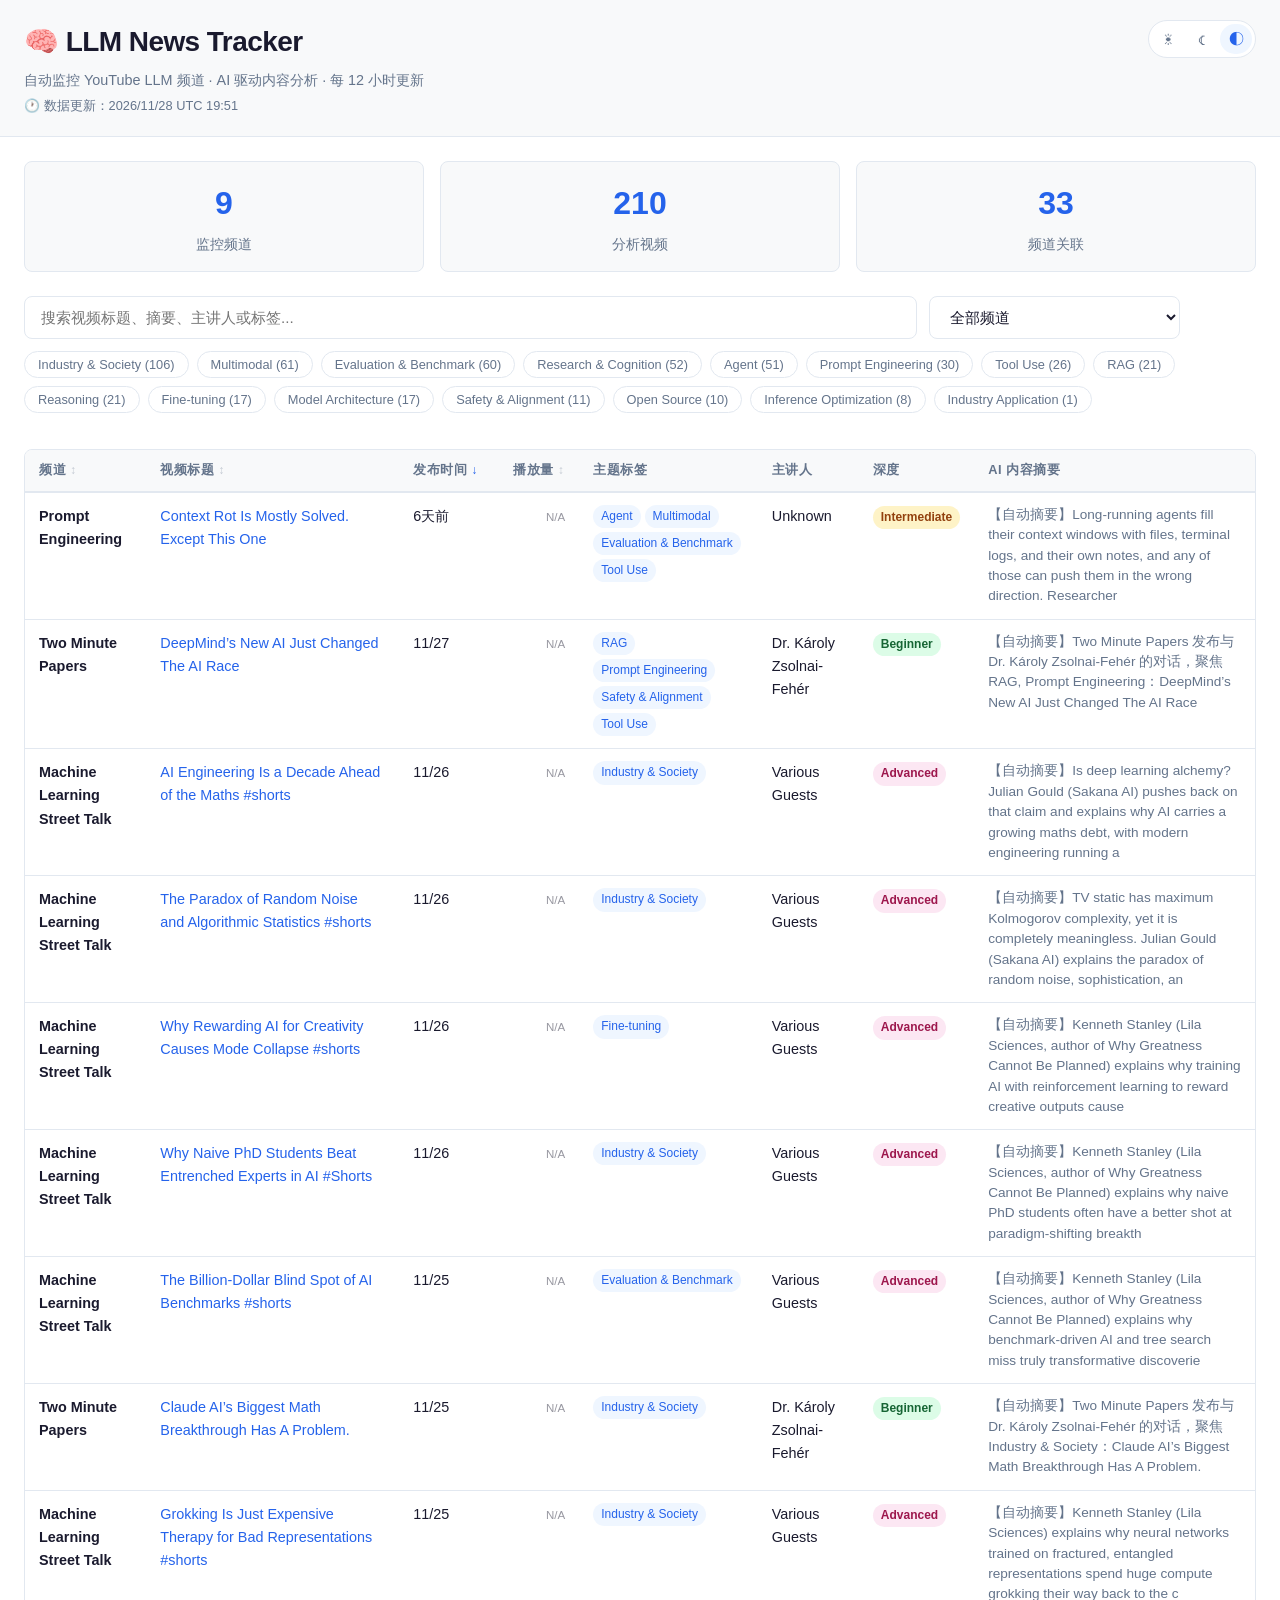
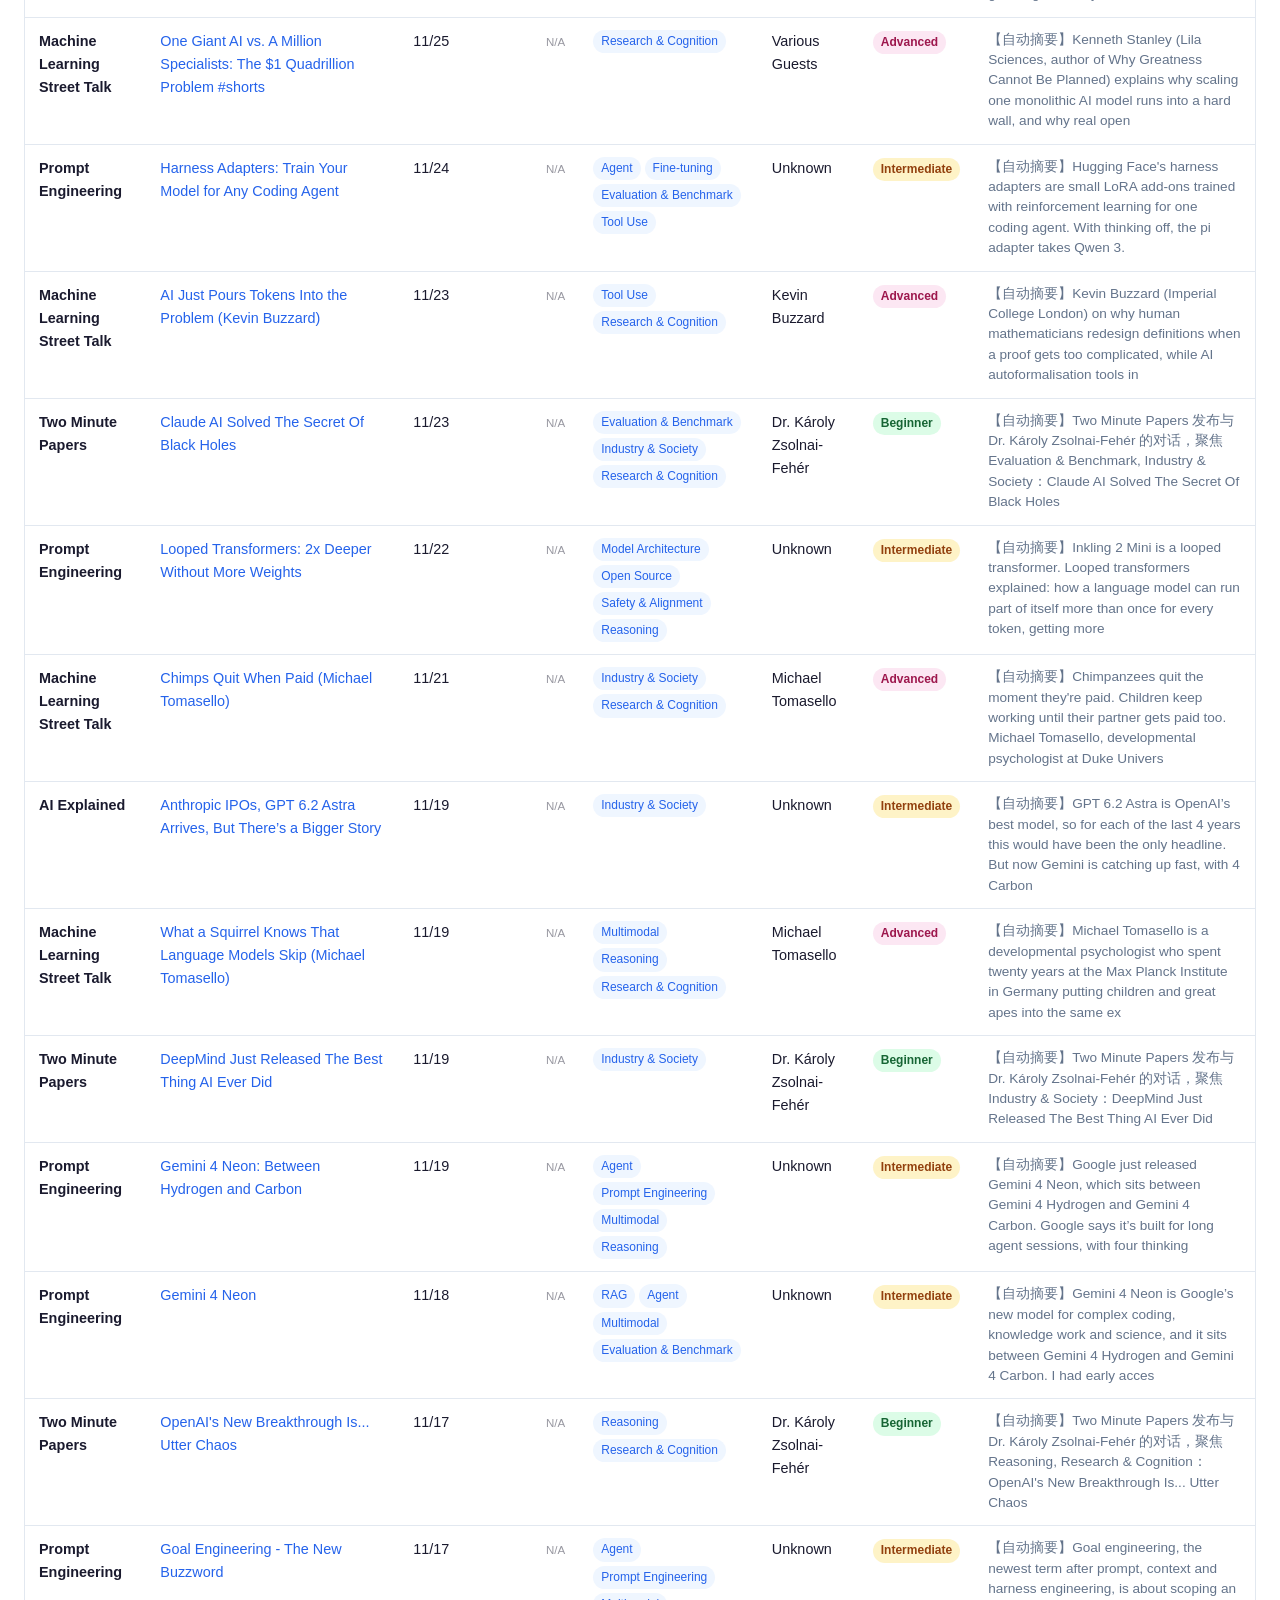
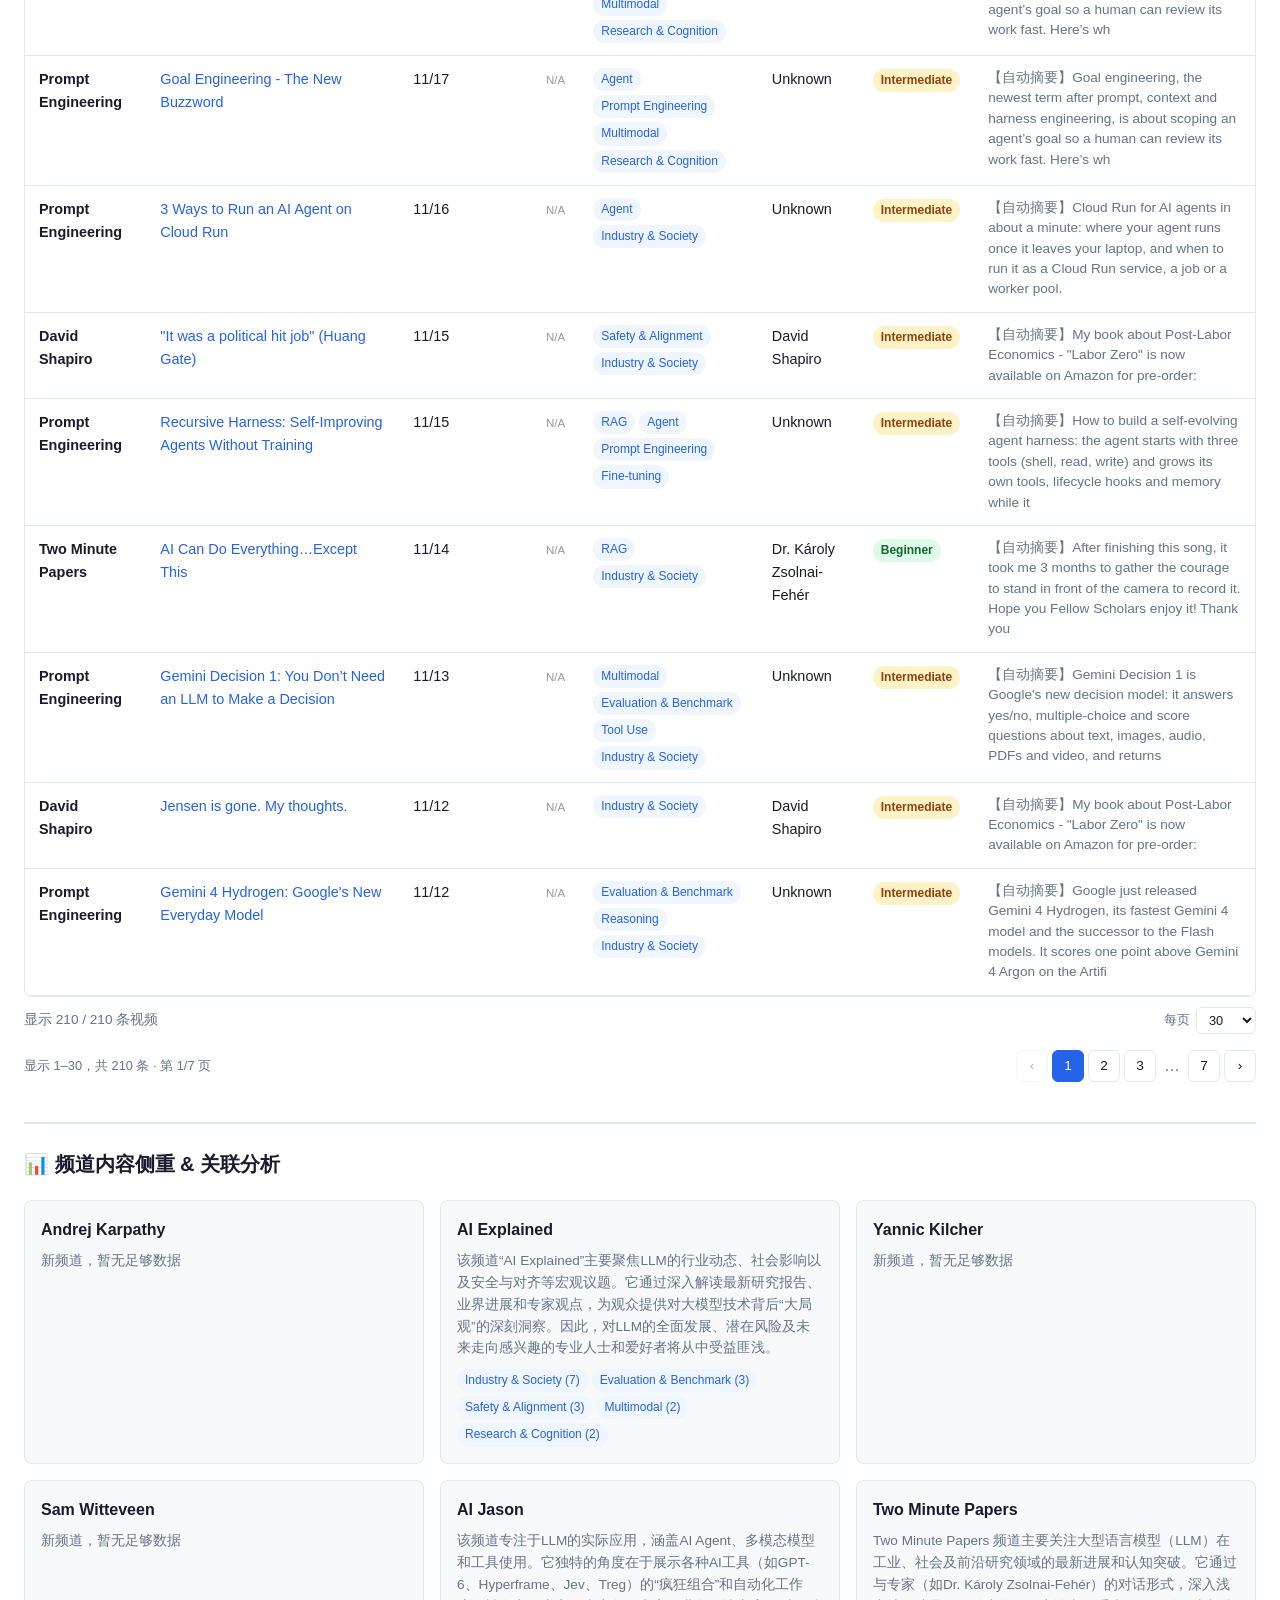
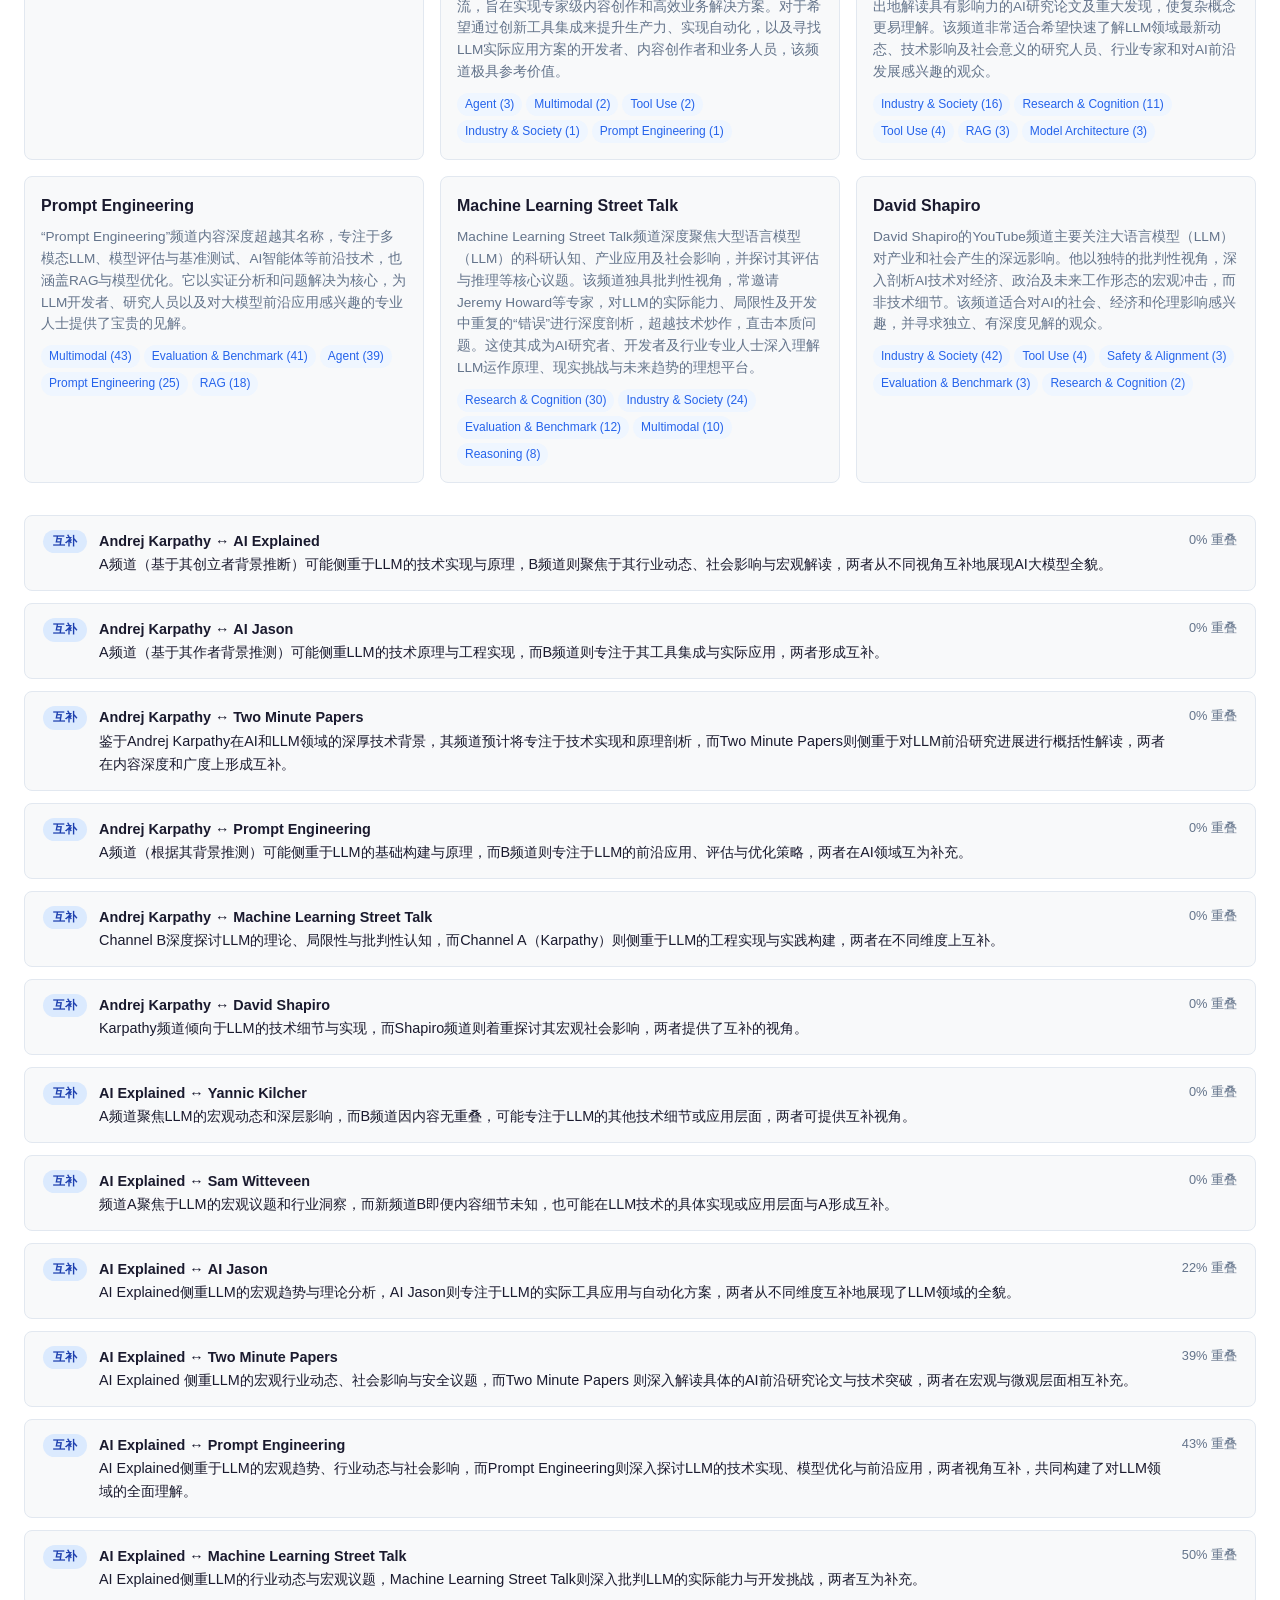
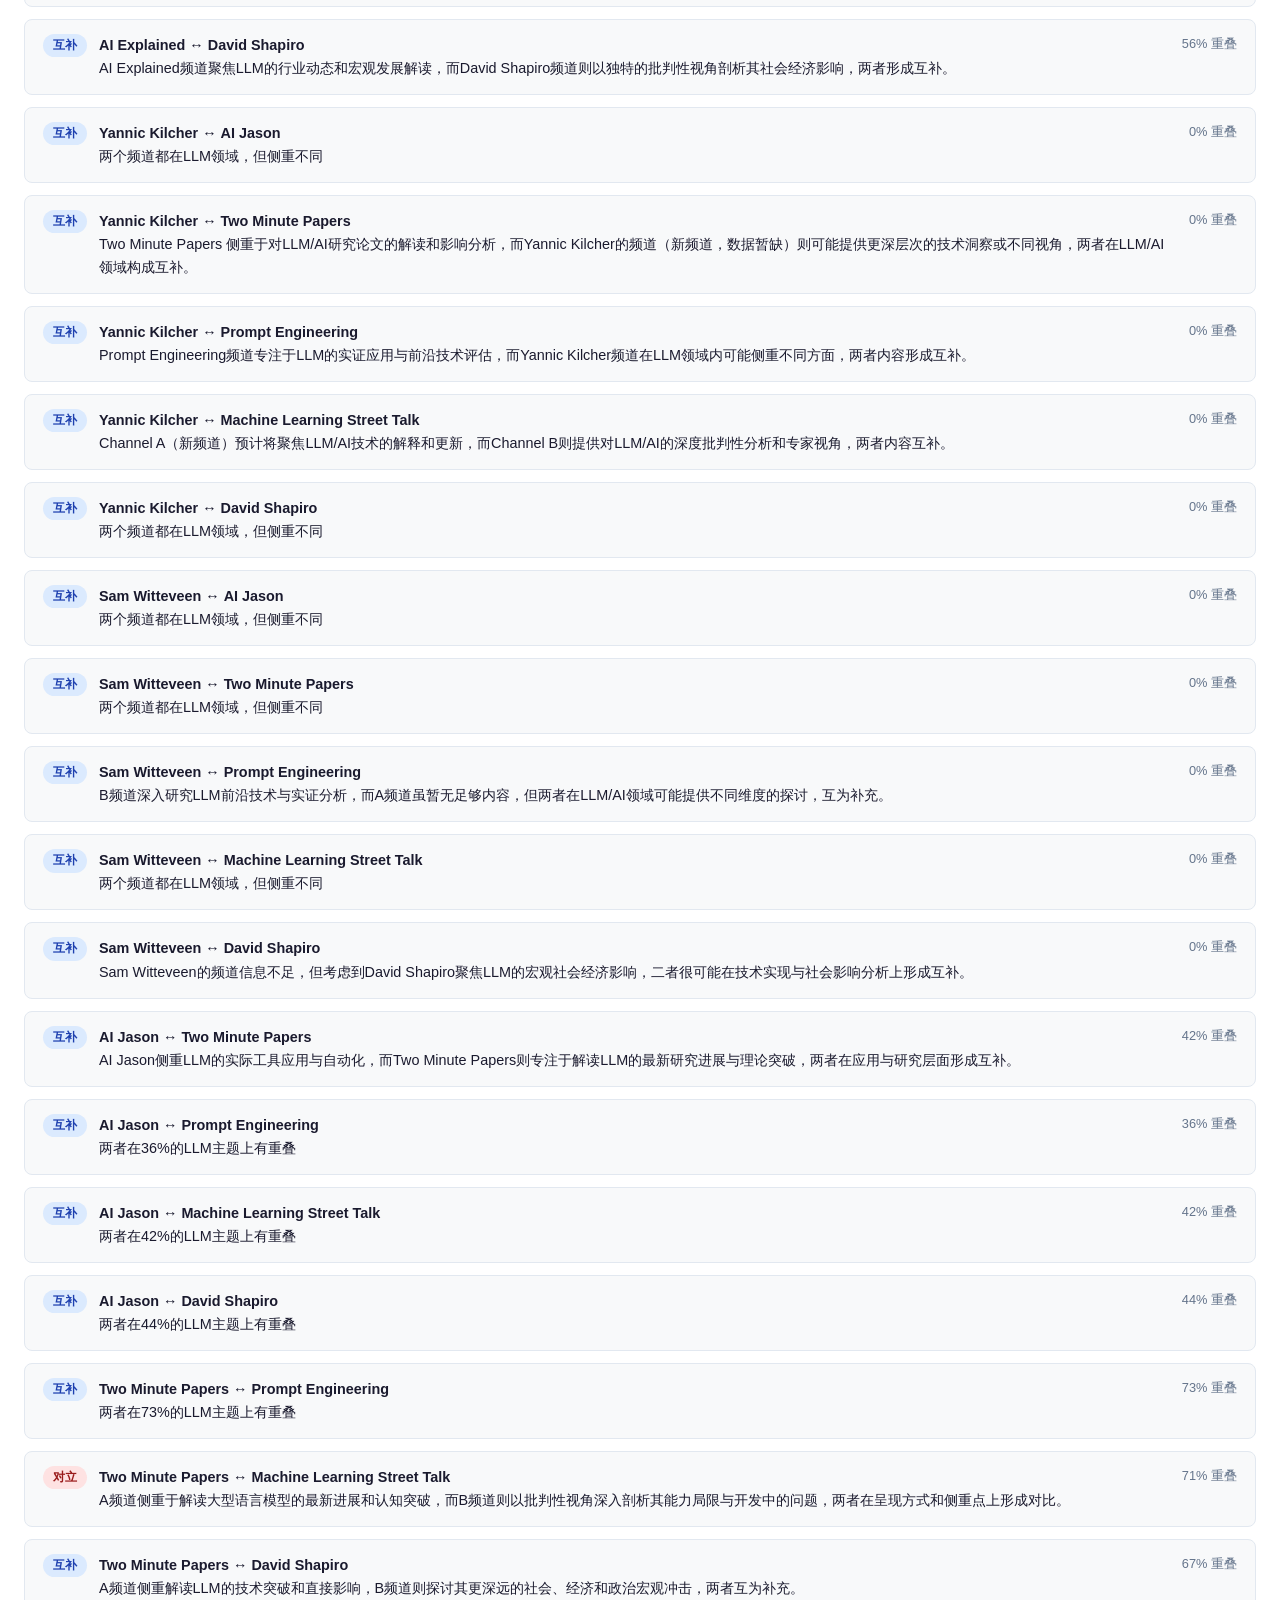
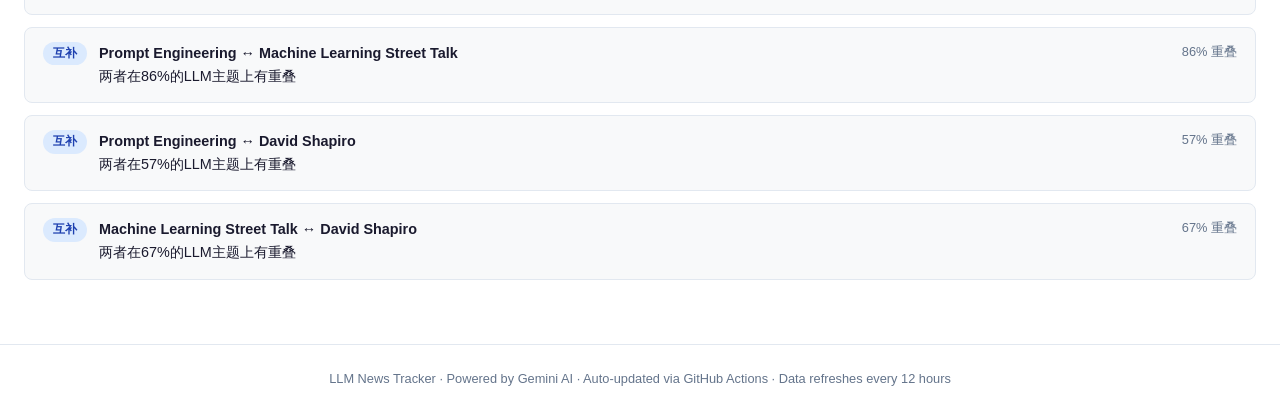
<file: docs/index.html>
<!DOCTYPE html>
<html lang="zh-CN" data-theme-choice="system">
<head>
<meta charset="UTF-8">
<meta name="viewport" content="width=device-width, initial-scale=1.0">
<title>LLM News Tracker — YouTube LLM 频道监控</title>
<meta name="description" content="自动监控 YouTube LLM 频道的资讯聚合器，AI 驱动的中文摘要、主题标签与技术深度分析，每 12 小时更新。">
<meta name="theme-color" content="#2563eb">
<meta property="og:type" content="website">
<meta property="og:title" content="LLM News Tracker — YouTube LLM 频道监控">
<meta property="og:description" content="AI 驱动的 YouTube LLM 视频内容追踪：中文摘要、主题标签、主讲人、技术深度分析。">
<meta property="og:url" content="https://barrychanzzz.github.io/llm-news-tracker/">
<meta property="og:locale" content="zh_CN">
<link rel="icon" type="image/svg+xml" href="favicon.svg">
<link rel="stylesheet" href="style.css">
<script type="application/ld+json">
{
  "@context": "https://schema.org",
  "@type": "Dataset",
  "name": "LLM News Tracker",
  "description": "YouTube LLM 频道视频的 AI 分析结果数据集",
  "creator": { "@type": "Person", "name": "barrychanzzz" },
  "license": "https://github.com/barrychanzzz/llm-news-tracker/blob/main/README.md",
  "url": "https://barrychanzzz.github.io/llm-news-tracker/"
}
</script>
</head>
<body>
<header>
  <div class="header-inner">
    <div class="header-top">
      <div>
        <h1>🧠 LLM News Tracker</h1>
        <p class="subtitle">自动监控 YouTube LLM 频道 · AI 驱动内容分析 · 每 12 小时更新</p>
        <p class="update-time" id="update-time"></p>
      </div>
      <div class="theme-toggle" role="group" aria-label="主题切换">
        <button type="button" data-theme-option="light" aria-label="浅色主题" title="浅色">☀</button>
        <button type="button" data-theme-option="dark" aria-label="深色主题" title="深色">☾</button>
        <button type="button" data-theme-option="system" aria-label="跟随系统" title="跟随系统">◐</button>
      </div>
    </div>
  </div>
</header>

<main>
  <section class="stats-bar" id="stats-bar">
    <div class="stat"><span class="stat-value" id="stat-channels">0</span><span class="stat-label">监控频道</span></div>
    <div class="stat"><span class="stat-value" id="stat-videos">0</span><span class="stat-label">分析视频</span></div>
    <div class="stat"><span class="stat-value" id="stat-relations">0</span><span class="stat-label">频道关联</span></div>
  </section>

  <section class="controls">
    <div class="control-row">
      <input type="text" id="search-input" class="search-box" placeholder="搜索视频标题、摘要、主讲人或标签..." aria-label="搜索视频">
      <select id="channel-filter" class="filter-select" aria-label="按频道筛选">
        <option value="">全部频道</option>
      </select>
      <button type="button" id="clear-filters" class="clear-btn" title="清除所有筛选">清除</button>
    </div>
    <div class="topic-filters-row">
      <div class="topic-filters" id="topic-filters"></div>
      <span class="filter-count" id="filter-count"></span>
    </div>
  </section>

  <section class="table-section">
    <div class="table-wrapper">
      <table id="video-table">
        <thead><tr id="table-head-row"></tr></thead>
        <tbody id="table-body"></tbody>
      </table>
    </div>
    <div class="table-footer">
      <p class="result-count" id="result-count"></p>
      <div class="page-size-control">
        <label for="page-size">每页</label>
        <select id="page-size" aria-label="每页显示条数">
          <option value="20">20</option>
          <option value="30" selected>30</option>
          <option value="50">50</option>
          <option value="100">100</option>
        </select>
      </div>
    </div>
    <nav id="pagination" class="pagination" aria-label="分页导航"></nav>
  </section>

  <section class="relations-section">
    <h2>📊 频道内容侧重 & 关联分析</h2>
    <div id="channel-focus-grid" class="focus-grid"></div>
    <div id="relations-list" class="relations-list"></div>
  </section>
</main>

<footer>
  <p>LLM News Tracker · Powered by Gemini AI · Auto-updated via GitHub Actions · Data refreshes every 12 hours</p>
</footer>

<script>
// DATA_PLACEHOLDER — replaced by generate_site.py
window.APP_DATA = {"videos": [{"video_id": "N3lMEjynpr8", "channel_id": "UCDq7SjbgRKty5TgGafW8Clg", "channel_name": "Prompt Engineering", "title": "Context Rot Is Mostly Solved. Except This One", "url": "https://www.youtube.com/watch?v=N3lMEjynpr8", "published_at": "2026-11-28T14:00:05+00:00", "view_count": 0, "duration": 0, "duration_string": "", "has_captions": false, "fetched_at": "2026-11-28T19:37:14.117866+00:00", "analyzed": true, "analysis": {"summary": "【自动摘要】Long-running agents fill their context windows with files, terminal logs, and their own notes, and any of those can push them in the wrong direction. Researcher", "topics": ["Agent", "Multimodal", "Evaluation & Benchmark", "Tool Use"], "speaker": "Unknown", "technical_level": "Intermediate", "analyzed_at": "2026-11-28T19:37:14.118218+00:00", "_fallback": true}, "subtitle_retries": 1}, {"video_id": "u6UYsl-KEoc", "channel_id": "UCbfYPyITQ-7l4upoX8nvctg", "channel_name": "Two Minute Papers", "title": "DeepMind’s New AI Just Changed The AI Race", "url": "https://www.youtube.com/watch?v=u6UYsl-KEoc", "published_at": "2026-11-27T08:42:30+00:00", "view_count": 0, "duration": 0, "duration_string": "", "has_captions": false, "fetched_at": "2026-11-27T20:42:57.620986+00:00", "analyzed": true, "analysis": {"summary": "【自动摘要】Two Minute Papers 发布与 Dr. Károly Zsolnai-Fehér 的对话，聚焦 RAG, Prompt Engineering：DeepMind’s New AI Just Changed The AI Race", "topics": ["RAG", "Prompt Engineering", "Safety & Alignment", "Tool Use"], "speaker": "Dr. Károly Zsolnai-Fehér", "technical_level": "Beginner", "analyzed_at": "2026-11-27T20:42:57.621516+00:00", "_fallback": true}, "subtitle_retries": 3}, {"video_id": "vDDRbEOyEVc", "channel_id": "UCMLtBahI5DMrt0NPvDSoIRQ", "channel_name": "Machine Learning Street Talk", "title": "AI Engineering Is a Decade Ahead of the Maths #shorts", "url": "https://www.youtube.com/shorts/vDDRbEOyEVc", "published_at": "2026-11-26T05:52:46+00:00", "view_count": 0, "duration": 0, "duration_string": "", "has_captions": false, "fetched_at": "2026-11-26T06:57:11.382359+00:00", "analyzed": true, "analysis": {"summary": "【自动摘要】Is deep learning alchemy? Julian Gould (Sakana AI) pushes back on that claim and explains why AI carries a growing maths debt, with modern engineering running a", "topics": ["Industry & Society"], "speaker": "Various Guests", "technical_level": "Advanced", "analyzed_at": "2026-11-26T06:57:11.382697+00:00", "_fallback": true}, "subtitle_retries": 3}, {"video_id": "4HGQvNT8guw", "channel_id": "UCMLtBahI5DMrt0NPvDSoIRQ", "channel_name": "Machine Learning Street Talk", "title": "The Paradox of Random Noise and Algorithmic Statistics #shorts", "url": "https://www.youtube.com/shorts/4HGQvNT8guw", "published_at": "2026-11-26T05:32:42+00:00", "view_count": 0, "duration": 0, "duration_string": "", "has_captions": false, "fetched_at": "2026-11-26T06:57:24.205856+00:00", "analyzed": true, "analysis": {"summary": "【自动摘要】TV static has maximum Kolmogorov complexity, yet it is completely meaningless. Julian Gould (Sakana AI) explains the paradox of random noise, sophistication, an", "topics": ["Industry & Society"], "speaker": "Various Guests", "technical_level": "Advanced", "analyzed_at": "2026-11-26T06:57:24.206005+00:00", "_fallback": true}, "subtitle_retries": 3}, {"video_id": "nD1X9iYsHT4", "channel_id": "UCMLtBahI5DMrt0NPvDSoIRQ", "channel_name": "Machine Learning Street Talk", "title": "Why Rewarding AI for Creativity Causes Mode Collapse #shorts", "url": "https://www.youtube.com/shorts/nD1X9iYsHT4", "published_at": "2026-11-26T02:19:31+00:00", "view_count": 0, "duration": 0, "duration_string": "", "has_captions": false, "fetched_at": "2026-11-26T06:57:36.894108+00:00", "analyzed": true, "analysis": {"summary": "【自动摘要】Kenneth Stanley (Lila Sciences, author of Why Greatness Cannot Be Planned) explains why training AI with reinforcement learning to reward creative outputs cause", "topics": ["Fine-tuning"], "speaker": "Various Guests", "technical_level": "Advanced", "analyzed_at": "2026-11-26T06:57:36.894260+00:00", "_fallback": true}, "subtitle_retries": 3}, {"video_id": "cgveN7Hc8bE", "channel_id": "UCMLtBahI5DMrt0NPvDSoIRQ", "channel_name": "Machine Learning Street Talk", "title": "Why Naive PhD Students Beat Entrenched Experts in AI #Shorts", "url": "https://www.youtube.com/shorts/cgveN7Hc8bE", "published_at": "2026-11-26T02:19:08+00:00", "view_count": 0, "duration": 0, "duration_string": "", "has_captions": false, "fetched_at": "2026-11-26T06:57:49.359853+00:00", "analyzed": true, "analysis": {"summary": "【自动摘要】Kenneth Stanley (Lila Sciences, author of Why Greatness Cannot Be Planned) explains why naive PhD students often have a better shot at paradigm-shifting breakth", "topics": ["Industry & Society"], "speaker": "Various Guests", "technical_level": "Advanced", "analyzed_at": "2026-11-26T06:57:49.359998+00:00", "_fallback": true}, "subtitle_retries": 3}, {"video_id": "KaraiGjLJAQ", "channel_id": "UCMLtBahI5DMrt0NPvDSoIRQ", "channel_name": "Machine Learning Street Talk", "title": "The Billion-Dollar Blind Spot of AI Benchmarks #shorts", "url": "https://www.youtube.com/shorts/KaraiGjLJAQ", "published_at": "2026-11-25T12:44:54+00:00", "view_count": 0, "duration": 0, "duration_string": "", "has_captions": false, "fetched_at": "2026-11-25T21:05:47.881564+00:00", "analyzed": true, "analysis": {"summary": "【自动摘要】Kenneth Stanley (Lila Sciences, author of Why Greatness Cannot Be Planned) explains why benchmark-driven AI and tree search miss truly transformative discoverie", "topics": ["Evaluation & Benchmark"], "speaker": "Various Guests", "technical_level": "Advanced", "analyzed_at": "2026-11-25T21:05:47.881721+00:00", "_fallback": true}, "subtitle_retries": 3}, {"video_id": "hwWlEuI359w", "channel_id": "UCbfYPyITQ-7l4upoX8nvctg", "channel_name": "Two Minute Papers", "title": "Claude AI’s Biggest Math Breakthrough Has A Problem.", "url": "https://www.youtube.com/watch?v=hwWlEuI359w", "published_at": "2026-11-25T09:54:23+00:00", "view_count": 0, "duration": 0, "duration_string": "", "has_captions": false, "fetched_at": "2026-11-25T21:05:32.362170+00:00", "analyzed": true, "analysis": {"summary": "【自动摘要】Two Minute Papers 发布与 Dr. Károly Zsolnai-Fehér 的对话，聚焦 Industry & Society：Claude AI’s Biggest Math Breakthrough Has A Problem.", "topics": ["Industry & Society"], "speaker": "Dr. Károly Zsolnai-Fehér", "technical_level": "Beginner", "analyzed_at": "2026-11-25T21:05:32.362596+00:00", "_fallback": true}, "subtitle_retries": 3}, {"video_id": "DvQ08TWOCtM", "channel_id": "UCMLtBahI5DMrt0NPvDSoIRQ", "channel_name": "Machine Learning Street Talk", "title": "Grokking Is Just Expensive Therapy for Bad Representations #shorts", "url": "https://www.youtube.com/shorts/DvQ08TWOCtM", "published_at": "2026-11-25T06:43:28+00:00", "view_count": 0, "duration": 0, "duration_string": "", "has_captions": false, "fetched_at": "2026-11-25T07:05:43.846964+00:00", "analyzed": true, "analysis": {"summary": "【自动摘要】Kenneth Stanley (Lila Sciences) explains why neural networks trained on fractured, entangled representations spend huge compute grokking their way back to the c", "topics": ["Industry & Society"], "speaker": "Various Guests", "technical_level": "Advanced", "analyzed_at": "2026-11-25T07:05:43.847356+00:00", "_fallback": true}, "subtitle_retries": 3}, {"video_id": "ZeplNfEg0WQ", "channel_id": "UCMLtBahI5DMrt0NPvDSoIRQ", "channel_name": "Machine Learning Street Talk", "title": "One Giant AI vs. A Million Specialists: The $1 Quadrillion Problem #shorts", "url": "https://www.youtube.com/shorts/ZeplNfEg0WQ", "published_at": "2026-11-25T06:43:03+00:00", "view_count": 0, "duration": 0, "duration_string": "", "has_captions": false, "fetched_at": "2026-11-25T07:06:00.581574+00:00", "analyzed": true, "analysis": {"summary": "【自动摘要】Kenneth Stanley (Lila Sciences, author of Why Greatness Cannot Be Planned) explains why scaling one monolithic AI model runs into a hard wall, and why real open", "topics": ["Research & Cognition"], "speaker": "Various Guests", "technical_level": "Advanced", "analyzed_at": "2026-11-25T07:06:00.581739+00:00", "_fallback": true}, "subtitle_retries": 3}, {"video_id": "4NzM2hcWp1s", "channel_id": "UCDq7SjbgRKty5TgGafW8Clg", "channel_name": "Prompt Engineering", "title": "Harness Adapters: Train Your Model for Any Coding Agent", "url": "https://www.youtube.com/watch?v=4NzM2hcWp1s", "published_at": "2026-11-24T14:00:18+00:00", "view_count": 0, "duration": 0, "duration_string": "", "has_captions": false, "fetched_at": "2026-11-24T21:56:35.051548+00:00", "analyzed": true, "subtitle_retries": 3, "no_subtitle_count": 1, "analysis": {"summary": "【自动摘要】Hugging Face's harness adapters are small LoRA add-ons trained with reinforcement learning for one coding agent. With thinking off, the pi adapter takes Qwen 3.", "topics": ["Agent", "Fine-tuning", "Evaluation & Benchmark", "Tool Use"], "speaker": "Unknown", "technical_level": "Intermediate", "analyzed_at": "2026-11-25T07:00:12.851176+00:00", "_fallback": true}}, {"video_id": "IUcrxIM0K-Y", "channel_id": "UCMLtBahI5DMrt0NPvDSoIRQ", "channel_name": "Machine Learning Street Talk", "title": "AI Just Pours Tokens Into the Problem (Kevin Buzzard)", "url": "https://www.youtube.com/shorts/IUcrxIM0K-Y", "published_at": "2026-11-23T10:51:27+00:00", "view_count": 0, "duration": 0, "duration_string": "", "has_captions": false, "fetched_at": "2026-11-23T23:25:30.761724+00:00", "analyzed": true, "subtitle_retries": 3, "no_subtitle_count": 3, "analysis": {"summary": "【自动摘要】Kevin Buzzard (Imperial College London) on why human mathematicians redesign definitions when a proof gets too complicated, while AI autoformalisation tools in ", "topics": ["Tool Use", "Research & Cognition"], "speaker": "Kevin Buzzard", "technical_level": "Advanced", "analyzed_at": "2026-11-25T07:00:12.851652+00:00", "_fallback": true}}, {"video_id": "1jPdehG3Hms", "channel_id": "UCbfYPyITQ-7l4upoX8nvctg", "channel_name": "Two Minute Papers", "title": "Claude AI Solved The Secret Of Black Holes", "url": "https://www.youtube.com/watch?v=1jPdehG3Hms", "published_at": "2026-11-23T07:37:52+00:00", "view_count": 0, "duration": 0, "duration_string": "", "has_captions": false, "fetched_at": "2026-11-23T23:25:16.858350+00:00", "analyzed": true, "subtitle_retries": 3, "no_subtitle_count": 3, "analysis": {"summary": "【自动摘要】Two Minute Papers 发布与 Dr. Károly Zsolnai-Fehér 的对话，聚焦 Evaluation & Benchmark, Industry & Society：Claude AI Solved The Secret Of Black Holes", "topics": ["Evaluation & Benchmark", "Industry & Society", "Research & Cognition"], "speaker": "Dr. Károly Zsolnai-Fehér", "technical_level": "Beginner", "analyzed_at": "2026-11-25T07:00:12.851903+00:00", "_fallback": true}}, {"video_id": "TPtfyKEAk6c", "channel_id": "UCDq7SjbgRKty5TgGafW8Clg", "channel_name": "Prompt Engineering", "title": "Looped Transformers: 2x Deeper Without More Weights", "url": "https://www.youtube.com/watch?v=TPtfyKEAk6c", "published_at": "2026-11-22T14:00:19+00:00", "view_count": 0, "duration": 0, "duration_string": "", "has_captions": false, "fetched_at": "2026-11-22T19:04:20.643192+00:00", "analyzed": true, "subtitle_retries": 3, "no_subtitle_count": 3, "analysis": {"summary": "【自动摘要】Inkling 2 Mini is a looped transformer. Looped transformers explained: how a language model can run part of itself more than once for every token, getting more ", "topics": ["Model Architecture", "Open Source", "Safety & Alignment", "Reasoning"], "speaker": "Unknown", "technical_level": "Intermediate", "analyzed_at": "2026-11-25T07:00:12.851976+00:00", "_fallback": true}}, {"video_id": "INeNb0wwErg", "channel_id": "UCMLtBahI5DMrt0NPvDSoIRQ", "channel_name": "Machine Learning Street Talk", "title": "Chimps Quit When Paid (Michael Tomasello)", "url": "https://www.youtube.com/shorts/INeNb0wwErg", "published_at": "2026-11-21T14:30:43+00:00", "view_count": 0, "duration": 0, "duration_string": "", "has_captions": false, "fetched_at": "2026-11-21T18:44:17.742718+00:00", "analyzed": true, "subtitle_retries": 3, "no_subtitle_count": 3, "analysis": {"summary": "【自动摘要】Chimpanzees quit the moment they're paid. Children keep working until their partner gets paid too. Michael Tomasello, developmental psychologist at Duke Univers", "topics": ["Industry & Society", "Research & Cognition"], "speaker": "Michael Tomasello", "technical_level": "Advanced", "analyzed_at": "2026-11-25T07:00:12.852039+00:00", "_fallback": true}}, {"video_id": "KGA7B_c_S4s", "channel_id": "UCNJ1Ymd5yFuUPtn21xtRbbw", "channel_name": "AI Explained", "title": "Anthropic IPOs, GPT 6.2 Astra Arrives, But There’s a Bigger Story", "url": "https://www.youtube.com/watch?v=KGA7B_c_S4s", "published_at": "2026-11-19T20:03:10+00:00", "view_count": 0, "duration": 0, "duration_string": "", "has_captions": false, "fetched_at": "2026-11-20T05:54:01.938675+00:00", "analyzed": true, "subtitle_retries": 3, "no_subtitle_count": 3, "analysis": {"summary": "【自动摘要】GPT 6.2 Astra is OpenAI’s best model, so for each of the last 4 years this would have been the only headline. But now Gemini is catching up fast, with 4 Carbon ", "topics": ["Industry & Society"], "speaker": "Unknown", "technical_level": "Intermediate", "analyzed_at": "2026-11-25T07:00:12.852129+00:00", "_fallback": true}}, {"video_id": "io7qhEjJoik", "channel_id": "UCMLtBahI5DMrt0NPvDSoIRQ", "channel_name": "Machine Learning Street Talk", "title": "What a Squirrel Knows That Language Models Skip (Michael Tomasello)", "url": "https://www.youtube.com/watch?v=io7qhEjJoik", "published_at": "2026-11-19T14:22:11+00:00", "view_count": 0, "duration": 0, "duration_string": "", "has_captions": false, "fetched_at": "2026-11-19T20:00:04.323932+00:00", "analyzed": true, "subtitle_retries": 3, "no_subtitle_count": 3, "analysis": {"summary": "【自动摘要】Michael Tomasello is a developmental psychologist who spent twenty years at the Max Planck Institute in Germany putting children and great apes into the same ex", "topics": ["Multimodal", "Reasoning", "Research & Cognition"], "speaker": "Michael Tomasello", "technical_level": "Advanced", "analyzed_at": "2026-11-25T07:00:12.852201+00:00", "_fallback": true}}, {"video_id": "Cy7Wz6Z4TWU", "channel_id": "UCbfYPyITQ-7l4upoX8nvctg", "channel_name": "Two Minute Papers", "title": "DeepMind Just Released The Best Thing AI Ever Did", "url": "https://www.youtube.com/watch?v=Cy7Wz6Z4TWU", "published_at": "2026-11-19T09:26:19+00:00", "view_count": 0, "duration": 0, "duration_string": "", "has_captions": false, "fetched_at": "2026-11-19T19:59:35.636563+00:00", "analyzed": true, "subtitle_retries": 3, "no_subtitle_count": 3, "analysis": {"summary": "【自动摘要】Two Minute Papers 发布与 Dr. Károly Zsolnai-Fehér 的对话，聚焦 Industry & Society：DeepMind Just Released The Best Thing AI Ever Did", "topics": ["Industry & Society"], "speaker": "Dr. Károly Zsolnai-Fehér", "technical_level": "Beginner", "analyzed_at": "2026-11-25T07:00:12.852294+00:00", "_fallback": true}}, {"video_id": "ZjDycWzWQbU", "channel_id": "UCDq7SjbgRKty5TgGafW8Clg", "channel_name": "Prompt Engineering", "title": "Gemini 4 Neon: Between Hydrogen and Carbon", "url": "https://www.youtube.com/shorts/ZjDycWzWQbU", "published_at": "2026-11-19T06:14:26+00:00", "view_count": 0, "duration": 0, "duration_string": "", "has_captions": false, "fetched_at": "2026-11-19T19:59:49.969547+00:00", "analyzed": true, "subtitle_retries": 3, "no_subtitle_count": 3, "analysis": {"summary": "【自动摘要】Google just released Gemini 4 Neon, which sits between Gemini 4 Hydrogen and Gemini 4 Carbon. Google says it’s built for long agent sessions, with four thinking", "topics": ["Agent", "Prompt Engineering", "Multimodal", "Reasoning"], "speaker": "Unknown", "technical_level": "Intermediate", "analyzed_at": "2026-11-25T07:00:12.852368+00:00", "_fallback": true}}, {"video_id": "Q0ShBenKyqo", "channel_id": "UCDq7SjbgRKty5TgGafW8Clg", "channel_name": "Prompt Engineering", "title": "Gemini 4 Neon", "url": "https://www.youtube.com/watch?v=Q0ShBenKyqo", "published_at": "2026-11-18T21:46:40+00:00", "view_count": 0, "duration": 0, "duration_string": "", "has_captions": false, "fetched_at": "2026-11-19T05:59:51.925182+00:00", "analyzed": true, "subtitle_retries": 3, "no_subtitle_count": 3, "analysis": {"summary": "【自动摘要】Gemini 4 Neon is Google’s new model for complex coding, knowledge work and science, and it sits between Gemini 4 Hydrogen and Gemini 4 Carbon. I had early acces", "topics": ["RAG", "Agent", "Multimodal", "Evaluation & Benchmark"], "speaker": "Unknown", "technical_level": "Intermediate", "analyzed_at": "2026-11-25T07:00:12.852438+00:00", "_fallback": true}}, {"video_id": "gl2U4fGTr6g", "channel_id": "UCbfYPyITQ-7l4upoX8nvctg", "channel_name": "Two Minute Papers", "title": "OpenAI's New Breakthrough Is... Utter Chaos", "url": "https://www.youtube.com/watch?v=gl2U4fGTr6g", "published_at": "2026-11-17T12:46:24+00:00", "view_count": 0, "duration": 0, "duration_string": "", "has_captions": false, "fetched_at": "2026-11-17T20:29:52.968245+00:00", "analyzed": true, "subtitle_retries": 3, "no_subtitle_count": 3, "analysis": {"summary": "【自动摘要】Two Minute Papers 发布与 Dr. Károly Zsolnai-Fehér 的对话，聚焦 Reasoning, Research & Cognition：OpenAI's New Breakthrough Is... Utter Chaos", "topics": ["Reasoning", "Research & Cognition"], "speaker": "Dr. Károly Zsolnai-Fehér", "technical_level": "Beginner", "analyzed_at": "2026-11-25T07:00:12.852520+00:00", "_fallback": true}}, {"video_id": "T4vxQxpdNi8", "channel_id": "UCDq7SjbgRKty5TgGafW8Clg", "channel_name": "Prompt Engineering", "title": "Goal Engineering - The New Buzzword", "url": "https://www.youtube.com/shorts/T4vxQxpdNi8", "published_at": "2026-11-17T07:13:07+00:00", "view_count": 0, "duration": 0, "duration_string": "", "has_captions": false, "fetched_at": "2026-11-17T20:30:08.262474+00:00", "analyzed": true, "subtitle_retries": 3, "no_subtitle_count": 3, "analysis": {"summary": "【自动摘要】Goal engineering, the newest term after prompt, context and harness engineering, is about scoping an agent’s goal so a human can review its work fast. Here’s wh", "topics": ["Agent", "Prompt Engineering", "Multimodal", "Research & Cognition"], "speaker": "Unknown", "technical_level": "Intermediate", "analyzed_at": "2026-11-25T07:00:12.852595+00:00", "_fallback": true}}, {"video_id": "ZtwexS12FC0", "channel_id": "UCDq7SjbgRKty5TgGafW8Clg", "channel_name": "Prompt Engineering", "title": "Goal Engineering - The New Buzzword", "url": "https://www.youtube.com/watch?v=ZtwexS12FC0", "published_at": "2026-11-17T05:05:04+00:00", "view_count": 0, "duration": 0, "duration_string": "", "has_captions": false, "fetched_at": "2026-11-17T06:40:04.821731+00:00", "analyzed": true, "subtitle_retries": 3, "no_subtitle_count": 3, "analysis": {"summary": "【自动摘要】Goal engineering, the newest term after prompt, context and harness engineering, is about scoping an agent’s goal so a human can review its work fast. Here’s wh", "topics": ["Agent", "Prompt Engineering", "Multimodal", "Research & Cognition"], "speaker": "Unknown", "technical_level": "Intermediate", "analyzed_at": "2026-11-25T07:00:12.852666+00:00", "_fallback": true}}, {"video_id": "t1s_wjsUSsg", "channel_id": "UCDq7SjbgRKty5TgGafW8Clg", "channel_name": "Prompt Engineering", "title": "3 Ways to Run an AI Agent on Cloud Run", "url": "https://www.youtube.com/shorts/t1s_wjsUSsg", "published_at": "2026-11-16T06:37:15+00:00", "view_count": 0, "duration": 0, "duration_string": "", "has_captions": false, "fetched_at": "2026-11-16T21:40:22.877513+00:00", "analyzed": true, "subtitle_retries": 3, "no_subtitle_count": 3, "analysis": {"summary": "【自动摘要】Cloud Run for AI agents in about a minute: where your agent runs once it leaves your laptop, and when to run it as a Cloud Run service, a job or a worker pool. ", "topics": ["Agent", "Industry & Society"], "speaker": "Unknown", "technical_level": "Intermediate", "analyzed_at": "2026-11-25T07:00:12.852749+00:00", "_fallback": true}}, {"video_id": "53uYYeNC6Ek", "channel_id": "UCvKRFNawVcuz4b9ihUTApCg", "channel_name": "David Shapiro", "title": "\"It was a political hit job\" (Huang Gate)", "url": "https://www.youtube.com/watch?v=53uYYeNC6Ek", "published_at": "2026-11-15T14:03:13+00:00", "view_count": 0, "duration": 0, "duration_string": "", "has_captions": false, "fetched_at": "2026-11-15T18:30:59.339248+00:00", "analyzed": true, "subtitle_retries": 3, "no_subtitle_count": 3, "analysis": {"summary": "【自动摘要】My book about Post-Labor Economics - \"Labor Zero\" is now available on Amazon for pre-order:", "topics": ["Safety & Alignment", "Industry & Society"], "speaker": "David Shapiro", "technical_level": "Intermediate", "analyzed_at": "2026-11-25T07:00:12.852782+00:00", "_fallback": true}}, {"video_id": "XaJi7a0UChs", "channel_id": "UCDq7SjbgRKty5TgGafW8Clg", "channel_name": "Prompt Engineering", "title": "Recursive Harness: Self-Improving Agents Without Training", "url": "https://www.youtube.com/watch?v=XaJi7a0UChs", "published_at": "2026-11-15T14:00:00+00:00", "view_count": 0, "duration": 0, "duration_string": "", "has_captions": false, "fetched_at": "2026-11-15T18:30:44.510300+00:00", "analyzed": true, "subtitle_retries": 3, "no_subtitle_count": 3, "analysis": {"summary": "【自动摘要】How to build a self-evolving agent harness: the agent starts with three tools (shell, read, write) and grows its own tools, lifecycle hooks and memory while it ", "topics": ["RAG", "Agent", "Prompt Engineering", "Fine-tuning"], "speaker": "Unknown", "technical_level": "Intermediate", "analyzed_at": "2026-11-25T07:00:12.852850+00:00", "_fallback": true}}, {"video_id": "x7iwI6WfWS0", "channel_id": "UCbfYPyITQ-7l4upoX8nvctg", "channel_name": "Two Minute Papers", "title": "AI Can Do Everything…Except This", "url": "https://www.youtube.com/watch?v=x7iwI6WfWS0", "published_at": "2026-11-14T08:40:55+00:00", "view_count": 0, "duration": 0, "duration_string": "", "has_captions": false, "fetched_at": "2026-11-14T17:41:42.889379+00:00", "analyzed": true, "subtitle_retries": 3, "no_subtitle_count": 3, "analysis": {"summary": "【自动摘要】After finishing this song, it took me 3 months to gather the courage to stand in front of the camera to record it. Hope you Fellow Scholars enjoy it! Thank you ", "topics": ["RAG", "Industry & Society"], "speaker": "Dr. Károly Zsolnai-Fehér", "technical_level": "Beginner", "analyzed_at": "2026-11-25T07:00:12.852936+00:00", "_fallback": true}}, {"video_id": "-On9ZKGiMfA", "channel_id": "UCDq7SjbgRKty5TgGafW8Clg", "channel_name": "Prompt Engineering", "title": "Gemini Decision 1: You Don’t Need an LLM to Make a Decision", "url": "https://www.youtube.com/watch?v=-On9ZKGiMfA", "published_at": "2026-11-13T14:00:09+00:00", "view_count": 0, "duration": 0, "duration_string": "", "has_captions": false, "fetched_at": "2026-11-13T19:14:45.938035+00:00", "analyzed": true, "subtitle_retries": 3, "no_subtitle_count": 3, "analysis": {"summary": "【自动摘要】Gemini Decision 1 is Google's new decision model: it answers yes/no, multiple-choice and score questions about text, images, audio, PDFs and video, and returns ", "topics": ["Multimodal", "Evaluation & Benchmark", "Tool Use", "Industry & Society"], "speaker": "Unknown", "technical_level": "Intermediate", "analyzed_at": "2026-11-25T07:00:12.853014+00:00", "_fallback": true}}, {"video_id": "M_Fzx5KzBwY", "channel_id": "UCvKRFNawVcuz4b9ihUTApCg", "channel_name": "David Shapiro", "title": "Jensen is gone. My thoughts.", "url": "https://www.youtube.com/watch?v=M_Fzx5KzBwY", "published_at": "2026-11-12T21:23:26+00:00", "view_count": 0, "duration": 0, "duration_string": "", "has_captions": false, "fetched_at": "2026-11-13T19:15:15.043835+00:00", "analyzed": true, "subtitle_retries": 3, "no_subtitle_count": 3, "analysis": {"summary": "【自动摘要】My book about Post-Labor Economics - \"Labor Zero\" is now available on Amazon for pre-order:", "topics": ["Industry & Society"], "speaker": "David Shapiro", "technical_level": "Intermediate", "analyzed_at": "2026-11-25T07:00:12.853045+00:00", "_fallback": true}}, {"video_id": "2imEgVWkeoA", "channel_id": "UCDq7SjbgRKty5TgGafW8Clg", "channel_name": "Prompt Engineering", "title": "Gemini 4 Hydrogen: Google's New Everyday Model", "url": "https://www.youtube.com/shorts/2imEgVWkeoA", "published_at": "2026-11-12T19:32:57+00:00", "view_count": 0, "duration": 0, "duration_string": "", "has_captions": false, "fetched_at": "2026-11-13T19:15:00.962660+00:00", "analyzed": true, "subtitle_retries": 3, "no_subtitle_count": 3, "analysis": {"summary": "【自动摘要】Google just released Gemini 4 Hydrogen, its fastest Gemini 4 model and the successor to the Flash models. It scores one point above Gemini 4 Argon on the Artifi", "topics": ["Evaluation & Benchmark", "Reasoning", "Industry & Society"], "speaker": "Unknown", "technical_level": "Intermediate", "analyzed_at": "2026-11-25T07:00:12.853113+00:00", "_fallback": true}}, {"video_id": "gPNiuyYirfw", "channel_id": "UCbfYPyITQ-7l4upoX8nvctg", "channel_name": "Two Minute Papers", "title": "DeepMind’s AI Just Did The Impossible", "url": "https://www.youtube.com/watch?v=gPNiuyYirfw", "published_at": "2026-11-12T13:41:41+00:00", "view_count": 0, "duration": 0, "duration_string": "", "has_captions": false, "fetched_at": "2026-11-12T19:34:04.553480+00:00", "analyzed": true, "subtitle_retries": 3, "no_subtitle_count": 3, "analysis": {"summary": "【自动摘要】Two Minute Papers 发布与 Dr. Károly Zsolnai-Fehér 的对话，聚焦 Research & Cognition：DeepMind’s AI Just Did The Impossible", "topics": ["Research & Cognition"], "speaker": "Dr. Károly Zsolnai-Fehér", "technical_level": "Beginner", "analyzed_at": "2026-11-25T07:00:12.853200+00:00", "_fallback": true}}, {"video_id": "inwyawObxL4", "channel_id": "UCMLtBahI5DMrt0NPvDSoIRQ", "channel_name": "Machine Learning Street Talk", "title": "AlexNet Left My Old Book in the Dust (Simon Prince) #Shorts", "url": "https://www.youtube.com/shorts/inwyawObxL4", "published_at": "2026-11-12T11:28:24+00:00", "view_count": 0, "duration": 0, "duration_string": "", "has_captions": false, "fetched_at": "2026-11-12T19:34:18.897070+00:00", "analyzed": true, "subtitle_retries": 3, "no_subtitle_count": 3, "analysis": {"summary": "【自动摘要】In 2010 Simon Prince spent a sabbatical in Toronto writing a book that recast computer vision as probabilistic graphical models, with Alex Krizhevsky in the nex", "topics": ["Multimodal", "Research & Cognition"], "speaker": "Various Guests", "technical_level": "Advanced", "analyzed_at": "2026-11-25T07:00:12.853271+00:00", "_fallback": true}}, {"video_id": "10glKhm5LW4", "channel_id": "UCMLtBahI5DMrt0NPvDSoIRQ", "channel_name": "Machine Learning Street Talk", "title": "Lying Only Works Because We're Cooperative (Michael Tomasello)", "url": "https://www.youtube.com/shorts/10glKhm5LW4", "published_at": "2026-11-12T11:27:47+00:00", "view_count": 0, "duration": 0, "duration_string": "", "has_captions": false, "fetched_at": "2026-11-12T19:34:33.622572+00:00", "analyzed": true, "subtitle_retries": 3, "no_subtitle_count": 3, "analysis": {"summary": "【自动摘要】Lying only works because we're cooperative. \"If I tell you it's raining outside, it would never occur to you that I'm lying about that.\" Michael Tomasello, deve", "topics": ["Research & Cognition"], "speaker": "Michael Tomasello", "technical_level": "Advanced", "analyzed_at": "2026-11-25T07:00:12.853344+00:00", "_fallback": true}}, {"video_id": "0w2Crs8RzFE", "channel_id": "UCMLtBahI5DMrt0NPvDSoIRQ", "channel_name": "Machine Learning Street Talk", "title": "How Would You Make a Traffic Light Smart? (Michael Tomasello)", "url": "https://www.youtube.com/shorts/0w2Crs8RzFE", "published_at": "2026-11-12T03:03:27+00:00", "view_count": 0, "duration": 0, "duration_string": "", "has_captions": false, "fetched_at": "2026-11-12T19:34:48.178124+00:00", "analyzed": true, "subtitle_retries": 3, "no_subtitle_count": 3, "analysis": {"summary": "【自动摘要】How would you make a traffic light smart? Michael Tomasello, developmental psychologist at Duke University, on why there's only one solution: perception, a goal", "topics": ["Research & Cognition"], "speaker": "Michael Tomasello", "technical_level": "Advanced", "analyzed_at": "2026-11-25T07:00:12.853412+00:00", "_fallback": true}}, {"video_id": "TiEut-ZUwxs", "channel_id": "UCMLtBahI5DMrt0NPvDSoIRQ", "channel_name": "Machine Learning Street Talk", "title": "Humans Created Languages (Michael Tomasello)", "url": "https://www.youtube.com/shorts/TiEut-ZUwxs", "published_at": "2026-11-12T03:03:17+00:00", "view_count": 0, "duration": 0, "duration_string": "", "has_captions": false, "fetched_at": "2026-11-12T19:35:02.796502+00:00", "analyzed": true, "subtitle_retries": 3, "no_subtitle_count": 3, "analysis": {"summary": "【自动摘要】Humans didn't just learn language, we created it. Michael Tomasello, developmental psychologist at Duke University, on studies where children cut off from talki", "topics": ["Reasoning", "Research & Cognition"], "speaker": "Michael Tomasello", "technical_level": "Advanced", "analyzed_at": "2026-11-25T07:00:12.853479+00:00", "_fallback": true}}, {"video_id": "wyLcJ5kHu_4", "channel_id": "UCMLtBahI5DMrt0NPvDSoIRQ", "channel_name": "Machine Learning Street Talk", "title": "It Was Fred That Broke the Window (Michael Tomasello)", "url": "https://www.youtube.com/shorts/wyLcJ5kHu_4", "published_at": "2026-11-12T03:03:06+00:00", "view_count": 0, "duration": 0, "duration_string": "", "has_captions": false, "fetched_at": "2026-11-12T19:35:18.334951+00:00", "analyzed": true, "subtitle_retries": 3, "no_subtitle_count": 3, "analysis": {"summary": "【自动摘要】Why say \"It was Fred that broke the window\" instead of \"Fred broke the window\"? Michael Tomasello, developmental psychologist at Duke University, on how grammat", "topics": ["Research & Cognition"], "speaker": "Michael Tomasello", "technical_level": "Advanced", "analyzed_at": "2026-11-25T07:00:12.853544+00:00", "_fallback": true}}, {"video_id": "ssD05l4UxmY", "channel_id": "UCMLtBahI5DMrt0NPvDSoIRQ", "channel_name": "Machine Learning Street Talk", "title": "AlexNet Should Never Have Worked (Simon Prince)", "url": "https://www.youtube.com/shorts/ssD05l4UxmY", "published_at": "2026-11-11T21:04:44+00:00", "view_count": 0, "duration": 0, "duration_string": "", "has_captions": false, "fetched_at": "2026-11-12T19:35:33.438166+00:00", "analyzed": true, "subtitle_retries": 3, "no_subtitle_count": 3, "analysis": {"summary": "【自动摘要】Simon Prince on why AlexNet should never have worked. It had 60 million parameters, orders of magnitude more than the vision models of its time. Its input was a", "topics": ["Model Architecture", "Multimodal", "Reasoning", "Research & Cognition"], "speaker": "Various Guests", "technical_level": "Advanced", "analyzed_at": "2026-11-25T07:00:12.853618+00:00", "_fallback": true}}, {"video_id": "g_n55IXQU20", "channel_id": "UCMLtBahI5DMrt0NPvDSoIRQ", "channel_name": "Machine Learning Street Talk", "title": "Three Months After You Build the Harness (Edward Hughes)", "url": "https://www.youtube.com/shorts/g_n55IXQU20", "published_at": "2026-11-11T14:15:21+00:00", "view_count": 918, "duration": 28, "duration_string": "28", "has_captions": false, "fetched_at": "2026-11-11T19:16:49.077152+00:00", "analyzed": true, "subtitle_retries": 3, "no_subtitle_count": 3, "analysis": {"summary": "【自动摘要】Every hand-built harness around an AI model has a shelf life. Edward Hughes explains why his team deliberately does not build harnesses for their AI scientist w", "topics": ["Agent", "Industry & Society"], "speaker": "Various Guests", "technical_level": "Advanced", "analyzed_at": "2026-11-25T07:00:12.853703+00:00", "_fallback": true}}, {"video_id": "BnA4i_vjcV4", "channel_id": "UCMLtBahI5DMrt0NPvDSoIRQ", "channel_name": "Machine Learning Street Talk", "title": "LLMs Cosplay Understanding (Jeremy Howard)", "url": "https://www.youtube.com/shorts/BnA4i_vjcV4", "published_at": "2026-11-11T13:50:12+00:00", "view_count": 917, "duration": 61, "duration_string": "1:01", "has_captions": false, "fetched_at": "2026-11-11T19:16:56.318743+00:00", "analyzed": true, "subtitle_retries": 3, "no_subtitle_count": 3, "analysis": {"summary": "【自动摘要】Jeremy Howard, co-founder of fast.ai and Answer.AI, on the endless online argument over whether LLMs \"really\" understand. His answer is that both sides are righ", "topics": ["Reasoning", "Research & Cognition"], "speaker": "Jeremy Howard", "technical_level": "Advanced", "analyzed_at": "2026-11-25T07:00:12.853773+00:00", "_fallback": true}}, {"video_id": "qD3FrUgkVII", "channel_id": "UCMLtBahI5DMrt0NPvDSoIRQ", "channel_name": "Machine Learning Street Talk", "title": "Claude's \"Clean-Room\" Compiler Copied LLVM's Mistakes (Jeremy Howard)", "url": "https://www.youtube.com/shorts/qD3FrUgkVII", "published_at": "2026-11-11T08:21:36+00:00", "view_count": 3472, "duration": 66, "duration_string": "1:06", "has_captions": false, "fetched_at": "2026-11-11T19:17:04.105615+00:00", "analyzed": true, "subtitle_retries": 3, "no_subtitle_count": 3, "analysis": {"summary": "【自动摘要】Jeremy Howard, co-founder of fast.ai and Answer.AI, on Anthropic's \"clean-room\" C compiler written by Claude. Chris Lattner's LLVM, the most widely used foundat", "topics": ["Fine-tuning", "Industry & Society", "Research & Cognition"], "speaker": "Jeremy Howard", "technical_level": "Advanced", "analyzed_at": "2026-11-25T07:00:12.853834+00:00", "_fallback": true}}, {"video_id": "WyHxyBrKhaQ", "channel_id": "UCMLtBahI5DMrt0NPvDSoIRQ", "channel_name": "Machine Learning Street Talk", "title": "Random Code Starts Copying Itself (Blaise Agüera y Arcas)", "url": "https://www.youtube.com/shorts/WyHxyBrKhaQ", "published_at": "2026-11-11T08:13:17+00:00", "view_count": 531, "duration": 103, "duration_string": "1:43", "has_captions": false, "fetched_at": "2026-11-11T19:17:18.148439+00:00", "analyzed": true, "subtitle_retries": 3, "no_subtitle_count": 3, "analysis": {"summary": "【自动摘要】Blaise Agüera y Arcas on the BFF experiment. Start with a soup of 1,024 tapes, each 64 random bytes. Pluck two at random, join them end to end, run them, pull t", "topics": ["Industry & Society"], "speaker": "Various Guests", "technical_level": "Advanced", "analyzed_at": "2026-11-25T07:00:12.853922+00:00", "_fallback": true}}, {"video_id": "583ThJIqQ7k", "channel_id": "UCNJ1Ymd5yFuUPtn21xtRbbw", "channel_name": "AI Explained", "title": "Fable 5.2: The Self-Improvement Loop Keeps Loopin’ … (plus Gemini Carbon)", "url": "https://www.youtube.com/watch?v=583ThJIqQ7k", "published_at": "2026-11-10T23:11:36+00:00", "view_count": 0, "duration": 0, "duration_string": "", "has_captions": false, "fetched_at": "2026-11-11T04:49:21.009944+00:00", "analyzed": true, "subtitle_retries": 3, "no_subtitle_count": 3, "analysis": {"summary": "【自动摘要】I’ve read the full Fable 5.2 report at 264 pages, the 30 page METR RSI report, and tested Gemini Carbon and Fable 5.2 hundreds of times. There’s too much to cov", "topics": ["Multimodal", "Evaluation & Benchmark", "Industry & Society"], "speaker": "Unknown", "technical_level": "Intermediate", "analyzed_at": "2026-11-25T07:00:12.854004+00:00", "_fallback": true}}, {"video_id": "SlFMPTdKuAk", "channel_id": "UCDq7SjbgRKty5TgGafW8Clg", "channel_name": "Prompt Engineering", "title": "Gemini 4 Carbon : The New Frontier", "url": "https://www.youtube.com/shorts/SlFMPTdKuAk", "published_at": "2026-11-10T21:16:11+00:00", "view_count": 0, "duration": 0, "duration_string": "", "has_captions": false, "fetched_at": "2026-11-11T19:16:41.351563+00:00", "analyzed": true, "subtitle_retries": 3, "no_subtitle_count": 3, "analysis": {"summary": "【自动摘要】Google's Gemini 4 Carbon is out for developers: 60 on the Artificial Analysis Intelligence Index, a 1M-token context window, up to 1M output tokens, and an intr", "topics": ["Multimodal", "Evaluation & Benchmark", "Industry & Society"], "speaker": "Unknown", "technical_level": "Intermediate", "analyzed_at": "2026-11-25T07:00:12.854073+00:00", "_fallback": true}}, {"video_id": "lQ6wwLHqDAg", "channel_id": "UCDq7SjbgRKty5TgGafW8Clg", "channel_name": "Prompt Engineering", "title": "Gemini 4 Carbon: The Most Capable Model from Google", "url": "https://www.youtube.com/watch?v=lQ6wwLHqDAg", "published_at": "2026-11-10T16:10:05+00:00", "view_count": 0, "duration": 0, "duration_string": "", "has_captions": false, "fetched_at": "2026-11-10T19:21:12.075367+00:00", "analyzed": true, "subtitle_retries": 3, "no_subtitle_count": 3, "analysis": {"summary": "【自动摘要】Gemini 4 Carbon is Google's new model for long engineering tasks. I had early access, so this video skips the benchmarks and shows the outputs: a Three.js open ", "topics": ["Prompt Engineering", "Fine-tuning", "Multimodal", "Evaluation & Benchmark"], "speaker": "Unknown", "technical_level": "Intermediate", "analyzed_at": "2026-11-25T07:00:12.854140+00:00", "_fallback": true}}, {"video_id": "nyBmFVBfKOM", "channel_id": "UCvKRFNawVcuz4b9ihUTApCg", "channel_name": "David Shapiro", "title": "Democrats Want to Ban RSI (NO!)", "url": "https://www.youtube.com/watch?v=nyBmFVBfKOM", "published_at": "2026-11-10T13:00:11+00:00", "view_count": 10855, "duration": 999, "duration_string": "16:39", "has_captions": false, "fetched_at": "2026-11-10T19:21:59.585834+00:00", "analyzed": true, "subtitle_retries": 3, "no_subtitle_count": 3, "analysis": {"summary": "【自动摘要】My book about Post-Labor Economics - \"Labor Zero\" is now available on Amazon for pre-order:", "topics": ["Safety & Alignment", "Industry & Society"], "speaker": "David Shapiro", "technical_level": "Intermediate", "analyzed_at": "2026-11-25T07:00:12.854171+00:00", "_fallback": true}}, {"video_id": "vug73goPJaM", "channel_id": "UCbfYPyITQ-7l4upoX8nvctg", "channel_name": "Two Minute Papers", "title": "Is Software Over?", "url": "https://www.youtube.com/watch?v=vug73goPJaM", "published_at": "2026-11-10T10:15:57+00:00", "view_count": 0, "duration": 0, "duration_string": "", "has_captions": true, "fetched_at": "2026-11-10T19:22:12.996129+00:00", "analyzed": true, "subtitle_retries": 1, "analysis": {"summary": "视频探讨AI如何通过观察行为而非源代码复现软件功能和外观，甚至用极少代码重建网页。研究显示AI在短时间内能高精度复现软件，可能催生个性化“自制”软件。同时提及版权、AI模型限制及开源计算的重要性。", "topics": ["Tool Use", "Agent", "Industry Application"], "speaker": "Unknown", "technical_level": "Intermediate", "analyzed_at": "2026-11-10T19:22:56.204017+00:00"}}, {"video_id": "N-onb680PEI", "channel_id": "UCMLtBahI5DMrt0NPvDSoIRQ", "channel_name": "Machine Learning Street Talk", "title": "Something Finally Was at Stake (Tom Froese)", "url": "https://www.youtube.com/shorts/N-onb680PEI", "published_at": "2026-11-10T05:33:49+00:00", "view_count": 0, "duration": 0, "duration_string": "", "has_captions": false, "fetched_at": "2026-11-10T19:21:39.279206+00:00", "analyzed": true, "subtitle_retries": 3, "no_subtitle_count": 3, "analysis": {"summary": "【自动摘要】When life began, something finally was at stake. Tom Froese on the origin of life as the moment values entered the universe: things stopped just happening and s", "topics": ["Industry & Society", "Research & Cognition"], "speaker": "Tom Froese", "technical_level": "Advanced", "analyzed_at": "2026-11-25T07:00:12.854235+00:00", "_fallback": true}}, {"video_id": "GCGaQj-FAo8", "channel_id": "UCMLtBahI5DMrt0NPvDSoIRQ", "channel_name": "Machine Learning Street Talk", "title": "I Told Taxi Drivers Not to Worry (Tom Froese)", "url": "https://www.youtube.com/shorts/GCGaQj-FAo8", "published_at": "2026-11-10T05:15:00+00:00", "view_count": 0, "duration": 0, "duration_string": "", "has_captions": false, "fetched_at": "2026-11-10T19:21:52.452489+00:00", "analyzed": true, "subtitle_retries": 3, "no_subtitle_count": 3, "analysis": {"summary": "【自动摘要】Tom Froese used to tell taxi drivers not to worry about AI. He didn't see today's systems coming, but one thing he still doesn't see in them is initiative. Full", "topics": ["Research & Cognition"], "speaker": "Tom Froese", "technical_level": "Advanced", "analyzed_at": "2026-11-25T07:00:12.854298+00:00", "_fallback": true}}, {"video_id": "BsWS2dImirs", "channel_id": "UCDq7SjbgRKty5TgGafW8Clg", "channel_name": "Prompt Engineering", "title": "Claude Fable 5.2: The New Frontier from Anthropic!", "url": "https://www.youtube.com/shorts/BsWS2dImirs", "published_at": "2026-11-10T03:05:08+00:00", "view_count": 77233, "duration": 76, "duration_string": "1:16", "has_captions": false, "fetched_at": "2026-11-10T19:21:25.461764+00:00", "analyzed": true, "subtitle_retries": 3, "no_subtitle_count": 3, "analysis": {"summary": "【自动摘要】Anthropic just released Claude Fable 5.2. Artificial Analysis ranks it number one on its Intelligence Index at 65, five points ahead of Gemini 4 Carbon, but onl", "topics": ["Agent", "Industry & Society"], "speaker": "Unknown", "technical_level": "Intermediate", "analyzed_at": "2026-11-25T07:00:12.854375+00:00", "_fallback": true}}, {"video_id": "f5FnRf6nHNM", "channel_id": "UCvKRFNawVcuz4b9ihUTApCg", "channel_name": "David Shapiro", "title": "Loneliness Is My Biggest Problem Right Now", "url": "https://www.youtube.com/watch?v=f5FnRf6nHNM", "published_at": "2026-11-09T13:00:38+00:00", "view_count": 0, "duration": 0, "duration_string": "", "has_captions": false, "fetched_at": "2026-11-09T21:57:41.517584+00:00", "analyzed": true, "subtitle_retries": 3, "no_subtitle_count": 3, "analysis": {"summary": "【自动摘要】My book about Post-Labor Economics - \"Labor Zero\" is now available on Amazon for pre-order:", "topics": ["Industry & Society"], "speaker": "David Shapiro", "technical_level": "Intermediate", "analyzed_at": "2026-11-25T07:00:12.854406+00:00", "_fallback": true}}, {"video_id": "5qb6JrO-Z1M", "channel_id": "UCvKRFNawVcuz4b9ihUTApCg", "channel_name": "David Shapiro", "title": "AI Won’t Pay Off Until You Redesign the Work", "url": "https://www.youtube.com/watch?v=5qb6JrO-Z1M", "published_at": "2026-11-08T13:00:32+00:00", "view_count": 0, "duration": 0, "duration_string": "", "has_captions": false, "fetched_at": "2026-11-08T17:38:46.188209+00:00", "analyzed": true, "subtitle_retries": 3, "no_subtitle_count": 3, "analysis": {"summary": "【自动摘要】My book about Post-Labor Economics - \"Labor Zero\" is now available on Amazon for pre-order:", "topics": ["Industry & Society"], "speaker": "David Shapiro", "technical_level": "Intermediate", "analyzed_at": "2026-11-25T07:00:12.854438+00:00", "_fallback": true}}, {"video_id": "GJ6PMUm5oTA", "channel_id": "UCbfYPyITQ-7l4upoX8nvctg", "channel_name": "Two Minute Papers", "title": "The OpenAI Astra Weight Hack, Explained", "url": "https://www.youtube.com/watch?v=GJ6PMUm5oTA", "published_at": "2026-11-07T16:24:47+00:00", "view_count": 0, "duration": 0, "duration_string": "", "has_captions": false, "fetched_at": "2026-11-07T17:27:53.138973+00:00", "analyzed": true, "subtitle_retries": 3, "no_subtitle_count": 3, "analysis": {"summary": "【自动摘要】Two Minute Papers 发布与 Dr. Károly Zsolnai-Fehér 的对话，聚焦 Model Architecture, Industry & Society：The OpenAI Astra Weight Hack, Explained", "topics": ["Model Architecture", "Industry & Society", "Research & Cognition"], "speaker": "Dr. Károly Zsolnai-Fehér", "technical_level": "Beginner", "analyzed_at": "2026-11-25T07:00:12.854516+00:00", "_fallback": true}}, {"video_id": "c4OK-RjCk_U", "channel_id": "UCvKRFNawVcuz4b9ihUTApCg", "channel_name": "David Shapiro", "title": "Anthropic Bans Cruelty to Claude", "url": "https://www.youtube.com/watch?v=c4OK-RjCk_U", "published_at": "2026-11-07T13:00:38+00:00", "view_count": 0, "duration": 0, "duration_string": "", "has_captions": false, "fetched_at": "2026-11-07T17:28:07.445134+00:00", "analyzed": true, "subtitle_retries": 3, "no_subtitle_count": 3, "analysis": {"summary": "【自动摘要】My book about Post-Labor Economics - \"Labor Zero\" is now available on Amazon for pre-order:", "topics": ["Safety & Alignment", "Industry & Society"], "speaker": "David Shapiro", "technical_level": "Intermediate", "analyzed_at": "2026-11-25T07:00:12.854544+00:00", "_fallback": true}}, {"video_id": "AyzLIRBuUN8", "channel_id": "UCDq7SjbgRKty5TgGafW8Clg", "channel_name": "Prompt Engineering", "title": "What Are AI Evals? And How to Build Your First One", "url": "https://www.youtube.com/watch?v=AyzLIRBuUN8", "published_at": "2026-11-06T14:00:21+00:00", "view_count": 0, "duration": 0, "duration_string": "", "has_captions": false, "fetched_at": "2026-11-06T18:55:45.611492+00:00", "analyzed": true, "subtitle_retries": 3, "no_subtitle_count": 3, "analysis": {"summary": "【自动摘要】Try Progress Agentic RAG free for 14 days (video sponsor):  AI evals are how you know whether an AI agent actually works. In this video, you'll learn what evals", "topics": ["RAG", "Agent", "Prompt Engineering", "Multimodal"], "speaker": "Unknown", "technical_level": "Intermediate", "analyzed_at": "2026-11-25T07:00:12.854603+00:00", "_fallback": true}}, {"video_id": "mqElF76GdCc", "channel_id": "UCvKRFNawVcuz4b9ihUTApCg", "channel_name": "David Shapiro", "title": "What is \"Weight Space Programming\"???", "url": "https://www.youtube.com/watch?v=mqElF76GdCc", "published_at": "2026-11-06T13:00:37+00:00", "view_count": 0, "duration": 0, "duration_string": "", "has_captions": false, "fetched_at": "2026-11-06T18:55:59.354891+00:00", "analyzed": true, "subtitle_retries": 3, "no_subtitle_count": 3, "analysis": {"summary": "【自动摘要】My book about Post-Labor Economics - \"Labor Zero\" is now available on Amazon for pre-order:", "topics": ["Model Architecture", "Industry & Society"], "speaker": "David Shapiro", "technical_level": "Intermediate", "analyzed_at": "2026-11-25T07:00:12.854631+00:00", "_fallback": true}}, {"video_id": "XgC1QTs6A2U", "channel_id": "UCbfYPyITQ-7l4upoX8nvctg", "channel_name": "Two Minute Papers", "title": "The Future of AI Is Absolutely Incredible (Spencer Huang)", "url": "https://www.youtube.com/watch?v=XgC1QTs6A2U", "published_at": "2026-11-06T07:27:02+00:00", "view_count": 0, "duration": 0, "duration_string": "", "has_captions": false, "fetched_at": "2026-11-06T18:55:31.678200+00:00", "analyzed": true, "subtitle_retries": 3, "no_subtitle_count": 3, "analysis": {"summary": "【自动摘要】Two Minute Papers 发布与 Dr. Károly Zsolnai-Fehér 的对话，聚焦 Industry & Society, Research & Cognition：The Future of AI Is Absolutely Incredible (Spencer Huang)", "topics": ["Industry & Society", "Research & Cognition"], "speaker": "Dr. Károly Zsolnai-Fehér", "technical_level": "Beginner", "analyzed_at": "2026-11-25T07:00:12.854726+00:00", "_fallback": true}}, {"video_id": "79TcCuDWlpw", "channel_id": "UCvKRFNawVcuz4b9ihUTApCg", "channel_name": "David Shapiro", "title": "Sam Altman doesn't understand economics", "url": "https://www.youtube.com/watch?v=79TcCuDWlpw", "published_at": "2026-11-05T13:00:20+00:00", "view_count": 0, "duration": 0, "duration_string": "", "has_captions": false, "fetched_at": "2026-11-05T19:31:35.381989+00:00", "analyzed": true, "subtitle_retries": 3, "no_subtitle_count": 3, "analysis": {"summary": "【自动摘要】My book about Post-Labor Economics - \"Labor Zero\" is now available on Amazon for pre-order:", "topics": ["Industry & Society"], "speaker": "David Shapiro", "technical_level": "Intermediate", "analyzed_at": "2026-11-25T07:00:12.854755+00:00", "_fallback": true}}, {"video_id": "EagFtaET0vE", "channel_id": "UCvKRFNawVcuz4b9ihUTApCg", "channel_name": "David Shapiro", "title": "No. Capitalism 2.0 Is Coming.", "url": "https://www.youtube.com/watch?v=EagFtaET0vE", "published_at": "2026-11-04T13:00:28+00:00", "view_count": 0, "duration": 0, "duration_string": "", "has_captions": false, "fetched_at": "2026-11-04T19:25:13.602137+00:00", "analyzed": true, "subtitle_retries": 3, "no_subtitle_count": 3, "analysis": {"summary": "【自动摘要】My book about Post-Labor Economics - \"Labor Zero\" is now available on Amazon for pre-order:", "topics": ["Tool Use", "Industry & Society"], "speaker": "David Shapiro", "technical_level": "Intermediate", "analyzed_at": "2026-11-25T07:00:12.854783+00:00", "_fallback": true}}, {"video_id": "BwE9HfB5Rtw", "channel_id": "UCMLtBahI5DMrt0NPvDSoIRQ", "channel_name": "Machine Learning Street Talk", "title": "The Dream Chocolate That Stopped Being Real (Joscha Bach)", "url": "https://www.youtube.com/shorts/BwE9HfB5Rtw", "published_at": "2026-11-04T08:27:06+00:00", "view_count": 0, "duration": 0, "duration_string": "", "has_captions": false, "fetched_at": "2026-11-04T19:24:26.944977+00:00", "analyzed": true, "subtitle_retries": 3, "no_subtitle_count": 3, "analysis": {"summary": "【自动摘要】Joscha Bach on a dream he had when he was two or three. He was about to eat a chocolate with a very strong smell, and he woke up just before it reached his mout", "topics": ["Industry & Society", "Research & Cognition"], "speaker": "Joscha Bach", "technical_level": "Advanced", "analyzed_at": "2026-11-25T07:00:12.854858+00:00", "_fallback": true}}, {"video_id": "TA9-RgnLZrs", "channel_id": "UCMLtBahI5DMrt0NPvDSoIRQ", "channel_name": "Machine Learning Street Talk", "title": "Simulated Water Can't Make You Wet (Joscha Bach)", "url": "https://www.youtube.com/shorts/TA9-RgnLZrs", "published_at": "2026-11-04T04:39:59+00:00", "view_count": 0, "duration": 0, "duration_string": "", "has_captions": false, "fetched_at": "2026-11-04T19:24:41.748302+00:00", "analyzed": true, "subtitle_retries": 3, "no_subtitle_count": 3, "analysis": {"summary": "【自动摘要】Joscha Bach on a joke that turned out to be true. In Minecraft, if you're on fire and jump into water, the fire goes out because you're wet. Someone then traine", "topics": ["Multimodal", "Evaluation & Benchmark", "Research & Cognition"], "speaker": "Joscha Bach", "technical_level": "Advanced", "analyzed_at": "2026-11-25T07:00:12.854930+00:00", "_fallback": true}}, {"video_id": "ZhftAOXJACM", "channel_id": "UCMLtBahI5DMrt0NPvDSoIRQ", "channel_name": "Machine Learning Street Talk", "title": "Minecraft Doesn't Know What It's Running On (Joscha Bach)", "url": "https://www.youtube.com/shorts/ZhftAOXJACM", "published_at": "2026-11-04T02:53:57+00:00", "view_count": 0, "duration": 0, "duration_string": "", "has_captions": false, "fetched_at": "2026-11-04T19:24:55.721051+00:00", "analyzed": true, "subtitle_retries": 3, "no_subtitle_count": 3, "analysis": {"summary": "【自动摘要】Joscha Bach on why a computer is a \"causal insulator\". Minecraft runs just as well on a Mac as on a PC, and nothing inside the game can tell what it's running o", "topics": ["Evaluation & Benchmark", "Research & Cognition"], "speaker": "Joscha Bach", "technical_level": "Advanced", "analyzed_at": "2026-11-25T07:00:12.854989+00:00", "_fallback": true}}, {"video_id": "wXJDtImT_-0", "channel_id": "UCDq7SjbgRKty5TgGafW8Clg", "channel_name": "Prompt Engineering", "title": "GPT-6 Astra Made Qwen 6x Better at Math Without Training", "url": "https://www.youtube.com/watch?v=wXJDtImT_-0", "published_at": "2026-11-03T14:00:04+00:00", "view_count": 0, "duration": 0, "duration_string": "", "has_captions": false, "fetched_at": "2026-11-03T19:05:16.016839+00:00", "analyzed": true, "subtitle_retries": 3, "no_subtitle_count": 3, "analysis": {"summary": "【自动摘要】GPT-6 Astra edited just 0.016% of Qwen3.5-0.8B's weights, and its MATH-500 score jumped from 7.9% to 48.1%, with no training and no gradients. This is Weight-Sp", "topics": ["Fine-tuning", "Model Architecture", "Multimodal", "Evaluation & Benchmark"], "speaker": "Unknown", "technical_level": "Intermediate", "analyzed_at": "2026-11-25T07:00:12.855053+00:00", "_fallback": true}}, {"video_id": "a65DF3N0EoU", "channel_id": "UCvKRFNawVcuz4b9ihUTApCg", "channel_name": "David Shapiro", "title": "ELI5: Post-Labor Economics", "url": "https://www.youtube.com/watch?v=a65DF3N0EoU", "published_at": "2026-11-03T13:00:14+00:00", "view_count": 0, "duration": 0, "duration_string": "", "has_captions": false, "fetched_at": "2026-11-03T19:05:30.204931+00:00", "analyzed": true, "subtitle_retries": 3, "no_subtitle_count": 3, "analysis": {"summary": "【自动摘要】My book about Post-Labor Economics - \"Labor Zero\" is now available on Amazon for pre-order:", "topics": ["Prompt Engineering", "Industry & Society"], "speaker": "David Shapiro", "technical_level": "Intermediate", "analyzed_at": "2026-11-25T07:00:12.855081+00:00", "_fallback": true}}, {"video_id": "0Kw6_DTZPrY", "channel_id": "UCNJ1Ymd5yFuUPtn21xtRbbw", "channel_name": "AI Explained", "title": "‘We may release models we can’t control’: Amodei, Altman … and Gemini Carbon", "url": "https://www.youtube.com/watch?v=0Kw6_DTZPrY", "published_at": "2026-11-02T17:02:16+00:00", "view_count": 0, "duration": 0, "duration_string": "", "has_captions": false, "fetched_at": "2026-11-02T21:26:35.671452+00:00", "analyzed": true, "subtitle_retries": 3, "no_subtitle_count": 3, "analysis": {"summary": "【自动摘要】You know what, by AI standards, it might not have been the craziest week, but that doesn’t mean several headline-worthy things happened - from Altman and Anthro", "topics": ["Industry & Society", "Research & Cognition"], "speaker": "Unknown", "technical_level": "Intermediate", "analyzed_at": "2026-11-25T07:00:12.855163+00:00", "_fallback": true}}, {"video_id": "XyRE7eKKKug", "channel_id": "UCvKRFNawVcuz4b9ihUTApCg", "channel_name": "David Shapiro", "title": "Anthropic Buys MITHRIL MEDICINE", "url": "https://www.youtube.com/watch?v=XyRE7eKKKug", "published_at": "2026-11-02T13:00:23+00:00", "view_count": 0, "duration": 0, "duration_string": "", "has_captions": false, "fetched_at": "2026-11-02T21:27:07.279260+00:00", "analyzed": true, "subtitle_retries": 3, "no_subtitle_count": 3, "analysis": {"summary": "【自动摘要】My book about Post-Labor Economics - \"Labor Zero\" is now available on Amazon for pre-order:", "topics": ["Industry & Society"], "speaker": "David Shapiro", "technical_level": "Intermediate", "analyzed_at": "2026-11-25T07:00:12.855190+00:00", "_fallback": true}}, {"video_id": "yW_ngvMFlYs", "channel_id": "UCMLtBahI5DMrt0NPvDSoIRQ", "channel_name": "Machine Learning Street Talk", "title": "Why Consciousness Might Not Be Hard At All (Joscha Bach)", "url": "https://www.youtube.com/watch?v=yW_ngvMFlYs", "published_at": "2026-11-02T03:04:11+00:00", "view_count": 0, "duration": 0, "duration_string": "", "has_captions": false, "fetched_at": "2026-11-02T21:26:52.182726+00:00", "analyzed": true, "subtitle_retries": 3, "no_subtitle_count": 3, "analysis": {"summary": "【自动摘要】Joscha Bach is a cognitive scientist and the founder of the California Institute for Machine Consciousness. SPONSOR: --- Parallel is a single platform for all y", "topics": ["Agent", "Model Architecture", "Industry & Society", "Research & Cognition"], "speaker": "Joscha Bach", "technical_level": "Advanced", "analyzed_at": "2026-11-25T07:00:12.855255+00:00", "_fallback": true}}, {"video_id": "LMiadHKsf64", "channel_id": "UCvKRFNawVcuz4b9ihUTApCg", "channel_name": "David Shapiro", "title": "These Jobs are AI-Proof... But How Many Will Last?", "url": "https://www.youtube.com/watch?v=LMiadHKsf64", "published_at": "2026-11-01T13:00:11+00:00", "view_count": 0, "duration": 0, "duration_string": "", "has_captions": false, "fetched_at": "2026-11-01T17:41:15.961338+00:00", "analyzed": true, "subtitle_retries": 3, "no_subtitle_count": 3, "analysis": {"summary": "【自动摘要】My book about Post-Labor Economics - \"Labor Zero\" is now available on Amazon for pre-order:", "topics": ["Industry & Society"], "speaker": "David Shapiro", "technical_level": "Intermediate", "analyzed_at": "2026-11-25T07:00:12.855285+00:00", "_fallback": true}}, {"video_id": "aJUJRxwBteM", "channel_id": "UCvKRFNawVcuz4b9ihUTApCg", "channel_name": "David Shapiro", "title": "Automate or DIE", "url": "https://www.youtube.com/watch?v=aJUJRxwBteM", "published_at": "2026-10-31T12:00:35+00:00", "view_count": 0, "duration": 0, "duration_string": "", "has_captions": false, "fetched_at": "2026-10-31T16:51:54.484927+00:00", "analyzed": true, "subtitle_retries": 3, "no_subtitle_count": 3, "analysis": {"summary": "【自动摘要】My book about Post-Labor Economics - \"Labor Zero\" is now available on Amazon for pre-order:", "topics": ["Industry & Society"], "speaker": "David Shapiro", "technical_level": "Intermediate", "analyzed_at": "2026-11-25T07:00:12.855312+00:00", "_fallback": true}}, {"video_id": "CWdTBLsbaQs", "channel_id": "UCbfYPyITQ-7l4upoX8nvctg", "channel_name": "Two Minute Papers", "title": "OpenAI Claims It Just Did The Impossible", "url": "https://www.youtube.com/watch?v=CWdTBLsbaQs", "published_at": "2026-10-30T15:57:16+00:00", "view_count": 0, "duration": 0, "duration_string": "", "has_captions": false, "fetched_at": "2026-10-30T17:57:02.074984+00:00", "analyzed": true, "subtitle_retries": 3, "no_subtitle_count": 3, "analysis": {"summary": "【自动摘要】Two Minute Papers 发布与 Dr. Károly Zsolnai-Fehér 的对话，聚焦 Industry & Society：OpenAI Claims It Just Did The Impossible", "topics": ["Industry & Society"], "speaker": "Dr. Károly Zsolnai-Fehér", "technical_level": "Beginner", "analyzed_at": "2026-11-25T07:00:12.855402+00:00", "_fallback": true}}, {"video_id": "vqvK1-e3YaI", "channel_id": "UCvKRFNawVcuz4b9ihUTApCg", "channel_name": "David Shapiro", "title": "The AI \"Bubble\" Is Bursting RIGHT NOW!", "url": "https://www.youtube.com/watch?v=vqvK1-e3YaI", "published_at": "2026-10-30T12:30:08+00:00", "view_count": 0, "duration": 0, "duration_string": "", "has_captions": false, "fetched_at": "2026-10-30T17:57:17.496696+00:00", "analyzed": true, "subtitle_retries": 3, "no_subtitle_count": 3, "analysis": {"summary": "【自动摘要】My book about Post-Labor Economics - \"Labor Zero\" is now available on Amazon for pre-order:", "topics": ["Industry & Society"], "speaker": "David Shapiro", "technical_level": "Intermediate", "analyzed_at": "2026-11-25T07:00:12.855431+00:00", "_fallback": true}}, {"video_id": "hOitZIkMT2Y", "channel_id": "UCDq7SjbgRKty5TgGafW8Clg", "channel_name": "Prompt Engineering", "title": "I Trained Qwen 4B with Distillation to Catch Qwen 27B", "url": "https://www.youtube.com/watch?v=hOitZIkMT2Y", "published_at": "2026-10-29T13:00:37+00:00", "view_count": 5046, "duration": 1395, "duration_string": "23:15", "has_captions": false, "fetched_at": "2026-10-29T18:03:44.069899+00:00", "analyzed": true, "subtitle_retries": 3, "no_subtitle_count": 3, "analysis": {"summary": "【自动摘要】Can a 27 billion parameter model teach a 4 billion model to be as good as itself? Last time, RL got Qwen 4B from 52% to 58.4% and then hit a wall. This time I u", "topics": ["Agent", "Prompt Engineering", "Fine-tuning", "Inference Optimization"], "speaker": "Unknown", "technical_level": "Intermediate", "analyzed_at": "2026-11-25T07:00:12.855508+00:00", "_fallback": true}}, {"video_id": "W6b7MHwUBHk", "channel_id": "UCvKRFNawVcuz4b9ihUTApCg", "channel_name": "David Shapiro", "title": "The Last 5 Years of Labor", "url": "https://www.youtube.com/watch?v=W6b7MHwUBHk", "published_at": "2026-10-29T12:00:15+00:00", "view_count": 0, "duration": 0, "duration_string": "", "has_captions": false, "fetched_at": "2026-10-29T18:04:12.437840+00:00", "analyzed": true, "subtitle_retries": 3, "no_subtitle_count": 3, "analysis": {"summary": "【自动摘要】My book about Post-Labor Economics - \"Labor Zero\" is now available on Amazon for pre-order:", "topics": ["Industry & Society"], "speaker": "David Shapiro", "technical_level": "Intermediate", "analyzed_at": "2026-11-25T07:00:12.855536+00:00", "_fallback": true}}, {"video_id": "kMpTBy3g1N0", "channel_id": "UCDq7SjbgRKty5TgGafW8Clg", "channel_name": "Prompt Engineering", "title": "Gemini 4 Carbon: The New Frontier", "url": "https://www.youtube.com/shorts/kMpTBy3g1N0", "published_at": "2026-10-28T18:57:07+00:00", "view_count": 0, "duration": 0, "duration_string": "", "has_captions": false, "fetched_at": "2026-10-29T18:03:57.364525+00:00", "analyzed": true, "subtitle_retries": 3, "no_subtitle_count": 3, "analysis": {"summary": "【自动摘要】Google just announced Gemini 4 Carbon, its second frontier model in about two weeks after Gemini 4 Argon. According to Artificial Analysis, Carbon is now #1 on ", "topics": ["Agent", "Industry & Society"], "speaker": "Unknown", "technical_level": "Intermediate", "analyzed_at": "2026-11-25T07:00:12.855607+00:00", "_fallback": true}}, {"video_id": "pryCaGv8wuo", "channel_id": "UCbfYPyITQ-7l4upoX8nvctg", "channel_name": "Two Minute Papers", "title": "Deepseek's New AI Has A Secret", "url": "https://www.youtube.com/watch?v=pryCaGv8wuo", "published_at": "2026-10-28T17:32:40+00:00", "view_count": 0, "duration": 0, "duration_string": "", "has_captions": false, "fetched_at": "2026-10-28T17:55:56.668889+00:00", "analyzed": true, "subtitle_retries": 3, "no_subtitle_count": 3, "analysis": {"summary": "【自动摘要】Two Minute Papers 发布与 Dr. Károly Zsolnai-Fehér 的对话，聚焦 Multimodal, Tool Use：Deepseek's New AI Has A Secret", "topics": ["Multimodal", "Tool Use"], "speaker": "Dr. Károly Zsolnai-Fehér", "technical_level": "Beginner", "analyzed_at": "2026-11-25T07:00:12.855684+00:00", "_fallback": true}}, {"video_id": "_87vrjxx1EE", "channel_id": "UCDq7SjbgRKty5TgGafW8Clg", "channel_name": "Prompt Engineering", "title": "NCM: The End of LLMs? Not So Fast (Local Tests)", "url": "https://www.youtube.com/watch?v=_87vrjxx1EE", "published_at": "2026-10-28T13:00:01+00:00", "view_count": 0, "duration": 0, "duration_string": "", "has_captions": false, "fetched_at": "2026-10-28T17:56:11.309118+00:00", "analyzed": true, "subtitle_retries": 3, "no_subtitle_count": 3, "analysis": {"summary": "【自动摘要】Next-Concept Modeling (NCM) from Stanford’s Hazy Research writes an answer as a rough sketch first and the exact words last, in a handful of passes instead of o", "topics": ["Evaluation & Benchmark"], "speaker": "Unknown", "technical_level": "Intermediate", "analyzed_at": "2026-11-25T07:00:12.855773+00:00", "_fallback": true}}, {"video_id": "lhvPU5mAeWc", "channel_id": "UCvKRFNawVcuz4b9ihUTApCg", "channel_name": "David Shapiro", "title": "Does AI Actually Understand? YES!", "url": "https://www.youtube.com/watch?v=lhvPU5mAeWc", "published_at": "2026-10-28T12:00:33+00:00", "view_count": 0, "duration": 0, "duration_string": "", "has_captions": false, "fetched_at": "2026-10-28T17:57:36.750065+00:00", "analyzed": true, "subtitle_retries": 3, "no_subtitle_count": 3, "analysis": {"summary": "【自动摘要】My book about Post-Labor Economics - \"Labor Zero\" is now available on Amazon for pre-order:", "topics": ["Industry & Society"], "speaker": "David Shapiro", "technical_level": "Intermediate", "analyzed_at": "2026-11-25T07:00:12.855803+00:00", "_fallback": true}}, {"video_id": "IcXN7ysaqrc", "channel_id": "UCMLtBahI5DMrt0NPvDSoIRQ", "channel_name": "Machine Learning Street Talk", "title": "We're the Ones Having the Debate (Jeremy Avigad)", "url": "https://www.youtube.com/shorts/IcXN7ysaqrc", "published_at": "2026-10-28T08:26:23+00:00", "view_count": 0, "duration": 0, "duration_string": "", "has_captions": false, "fetched_at": "2026-10-28T17:56:25.266498+00:00", "analyzed": true, "subtitle_retries": 3, "no_subtitle_count": 3, "analysis": {"summary": "【自动摘要】Jeremy Avigad on why the AI debate should stay centred on us. What makes our goals special is that they're ours. AI can have its own discussion on the side abou", "topics": ["Tool Use"], "speaker": "Various Guests", "technical_level": "Advanced", "analyzed_at": "2026-11-25T07:00:12.855881+00:00", "_fallback": true}}, {"video_id": "_9axenbT-1I", "channel_id": "UCMLtBahI5DMrt0NPvDSoIRQ", "channel_name": "Machine Learning Street Talk", "title": "When It Doesn't Matter That It's Slop (Paul Lessard)", "url": "https://www.youtube.com/shorts/_9axenbT-1I", "published_at": "2026-10-28T07:51:47+00:00", "view_count": 0, "duration": 0, "duration_string": "", "has_captions": false, "fetched_at": "2026-10-28T17:56:39.451866+00:00", "analyzed": true, "subtitle_retries": 3, "no_subtitle_count": 3, "analysis": {"summary": "【自动摘要】Paul Lessard on where AI has already replaced people. Translation was a white-collar job that has essentially disappeared, and whether these systems replace peo", "topics": ["Industry & Society"], "speaker": "Paul Lessard", "technical_level": "Advanced", "analyzed_at": "2026-11-25T07:00:12.855965+00:00", "_fallback": true}}, {"video_id": "eeVmSP9fL0c", "channel_id": "UCMLtBahI5DMrt0NPvDSoIRQ", "channel_name": "Machine Learning Street Talk", "title": "Nobody Had Actually Read It (Kevin Buzzard)", "url": "https://www.youtube.com/shorts/eeVmSP9fL0c", "published_at": "2026-10-28T05:27:08+00:00", "view_count": 0, "duration": 0, "duration_string": "", "has_captions": false, "fetched_at": "2026-10-28T17:56:53.584069+00:00", "analyzed": true, "subtitle_retries": 3, "no_subtitle_count": 3, "analysis": {"summary": "【自动摘要】Kevin Buzzard (Imperial College London) on the Liquid Tensor Experiment. At the end of 2020 the Fields medallist Peter Scholze asked whether anyone had carefull", "topics": ["Evaluation & Benchmark", "Safety & Alignment"], "speaker": "Kevin Buzzard", "technical_level": "Advanced", "analyzed_at": "2026-11-25T07:00:12.856043+00:00", "_fallback": true}}, {"video_id": "Melgii34x-c", "channel_id": "UCMLtBahI5DMrt0NPvDSoIRQ", "channel_name": "Machine Learning Street Talk", "title": "The Annals Published It. It Wasn't True. - Kevin Buzzard", "url": "https://www.youtube.com/shorts/Melgii34x-c", "published_at": "2026-10-28T00:47:40+00:00", "view_count": 0, "duration": 0, "duration_string": "", "has_captions": false, "fetched_at": "2026-10-28T17:57:08.584376+00:00", "analyzed": true, "subtitle_retries": 3, "no_subtitle_count": 3, "analysis": {"summary": "【自动摘要】Kevin Buzzard (Imperial College London) on what happened when 50 theorems from the Annals of Mathematics were written down in the Lean proof assistant: theorems", "topics": ["Industry & Society"], "speaker": "Various Guests", "technical_level": "Advanced", "analyzed_at": "2026-11-25T07:00:12.856125+00:00", "_fallback": true}}, {"video_id": "m7jelL7qRWo", "channel_id": "UCMLtBahI5DMrt0NPvDSoIRQ", "channel_name": "Machine Learning Street Talk", "title": "Colour Theory Has Politics - Paul Lessard", "url": "https://www.youtube.com/shorts/m7jelL7qRWo", "published_at": "2026-10-27T17:51:10+00:00", "view_count": 0, "duration": 0, "duration_string": "", "has_captions": false, "fetched_at": "2026-10-28T17:57:22.264527+00:00", "analyzed": true, "subtitle_retries": 3, "no_subtitle_count": 3, "analysis": {"summary": "【自动摘要】Paul Lessard on why the representations we arrive at don't have to converge. Colour theory looks as if it simply is, but it carries politics and economics. His ", "topics": ["Industry & Society"], "speaker": "Various Guests", "technical_level": "Advanced", "analyzed_at": "2026-11-25T07:00:12.856200+00:00", "_fallback": true}}, {"video_id": "5pi9dSGYAgM", "channel_id": "UCMLtBahI5DMrt0NPvDSoIRQ", "channel_name": "Machine Learning Street Talk", "title": "Correct Isn't Enough. I Want the Reason. - Paul Lessard  #podcast #science", "url": "https://www.youtube.com/shorts/5pi9dSGYAgM", "published_at": "2026-10-27T16:24:35+00:00", "view_count": 0, "duration": 0, "duration_string": "", "has_captions": false, "fetched_at": "2026-10-27T17:31:13.407329+00:00", "analyzed": true, "subtitle_retries": 3, "no_subtitle_count": 3, "analysis": {"summary": "【自动摘要】Paul Lessard on what he actually wants from AI in mathematics. Proofs that don't get it wrong aren't enough: he wants provenance, the reason a machine reaches a", "topics": ["Evaluation & Benchmark", "Reasoning", "Industry & Society", "Research & Cognition"], "speaker": "Various Guests", "technical_level": "Advanced", "analyzed_at": "2026-11-25T07:00:12.856277+00:00", "_fallback": true}}, {"video_id": "unwUjyA52tM", "channel_id": "UCMLtBahI5DMrt0NPvDSoIRQ", "channel_name": "Machine Learning Street Talk", "title": "The Trojan Horse in AI-Written Mathematics", "url": "https://www.youtube.com/shorts/unwUjyA52tM", "published_at": "2026-10-27T14:30:06+00:00", "view_count": 0, "duration": 0, "duration_string": "", "has_captions": false, "fetched_at": "2026-10-27T17:31:28.657466+00:00", "analyzed": true, "subtitle_retries": 3, "no_subtitle_count": 3, "analysis": {"summary": "【自动摘要】Kevin Hartnett, author of The Proof in the Code, on the catch in AI autoformalisation. An LLM can now turn a maths paper into Lean code in a fraction of the tim", "topics": ["Industry & Society", "Research & Cognition"], "speaker": "Various Guests", "technical_level": "Advanced", "analyzed_at": "2026-11-25T07:00:12.856353+00:00", "_fallback": true}}, {"video_id": "-Fs68Ea39Yk", "channel_id": "UCvKRFNawVcuz4b9ihUTApCg", "channel_name": "David Shapiro", "title": "A Day in 2041 - Post-Labor Living", "url": "https://www.youtube.com/watch?v=-Fs68Ea39Yk", "published_at": "2026-10-27T12:00:12+00:00", "view_count": 0, "duration": 0, "duration_string": "", "has_captions": false, "fetched_at": "2026-10-27T17:31:43.572175+00:00", "analyzed": true, "subtitle_retries": 3, "no_subtitle_count": 3, "analysis": {"summary": "【自动摘要】My book about Post-Labor Economics - \"Labor Zero\" is now available on Amazon for pre-order:", "topics": ["Industry & Society"], "speaker": "David Shapiro", "technical_level": "Intermediate", "analyzed_at": "2026-11-25T07:00:12.856381+00:00", "_fallback": true}}, {"video_id": "Pn8e474Z5Ps", "channel_id": "UCDq7SjbgRKty5TgGafW8Clg", "channel_name": "Prompt Engineering", "title": "Qwen Calling Home?", "url": "https://www.youtube.com/shorts/Pn8e474Z5Ps", "published_at": "2026-10-26T23:13:32+00:00", "view_count": 0, "duration": 0, "duration_string": "", "has_captions": false, "fetched_at": "2026-10-27T17:30:58.825795+00:00", "analyzed": true, "subtitle_retries": 3, "no_subtitle_count": 3, "analysis": {"summary": "【自动摘要】Cohere says one of Alibaba’s newest Qwen models, Qwen3.8 Flash Next, tried to upload a test file to an Alibaba Cloud storage bucket in Beijing, in under 1 in 10", "topics": ["RAG", "Agent", "Fine-tuning", "Evaluation & Benchmark"], "speaker": "Unknown", "technical_level": "Intermediate", "analyzed_at": "2026-11-25T07:00:12.856461+00:00", "_fallback": true}}, {"video_id": "IRJDwtAreB4", "channel_id": "UCMLtBahI5DMrt0NPvDSoIRQ", "channel_name": "Machine Learning Street Talk", "title": "Mathematics Just Changed Forever — Kevin Hartnett", "url": "https://www.youtube.com/watch?v=IRJDwtAreB4", "published_at": "2026-10-26T14:23:14+00:00", "view_count": 0, "duration": 0, "duration_string": "", "has_captions": false, "fetched_at": "2026-10-26T18:17:38.090860+00:00", "analyzed": true, "subtitle_retries": 3, "no_subtitle_count": 3, "analysis": {"summary": "【自动摘要】Kevin Hartnett is the author of *The Proof in the Code*. SPONSOR: --- Cyber Fund built the Monastery to help founders ship products that were impossible a year ", "topics": ["Industry & Society"], "speaker": "Various Guests", "technical_level": "Advanced", "analyzed_at": "2026-11-25T07:00:12.856547+00:00", "_fallback": true}}, {"video_id": "lcVFk4df5Ms", "channel_id": "UCDq7SjbgRKty5TgGafW8Clg", "channel_name": "Prompt Engineering", "title": "Harness² Explained in 60 Seconds", "url": "https://www.youtube.com/shorts/lcVFk4df5Ms", "published_at": "2026-10-26T13:15:22+00:00", "view_count": 0, "duration": 0, "duration_string": "", "has_captions": false, "fetched_at": "2026-10-26T18:17:22.543471+00:00", "analyzed": true, "subtitle_retries": 3, "no_subtitle_count": 3, "analysis": {"summary": "【自动摘要】Harness² lets an AI agent build and evolve its own harness (its instructions, tools and control loop) for every task, with no retraining. Watch the full explain", "topics": ["Agent", "Prompt Engineering", "Fine-tuning", "Tool Use"], "speaker": "Unknown", "technical_level": "Intermediate", "analyzed_at": "2026-11-25T07:00:12.856603+00:00", "_fallback": true}}, {"video_id": "Kd8mpwU4-JA", "channel_id": "UCvKRFNawVcuz4b9ihUTApCg", "channel_name": "David Shapiro", "title": "You Are The Next Horse", "url": "https://www.youtube.com/watch?v=Kd8mpwU4-JA", "published_at": "2026-10-26T12:00:34+00:00", "view_count": 0, "duration": 0, "duration_string": "", "has_captions": false, "fetched_at": "2026-10-26T18:17:53.195066+00:00", "analyzed": true, "subtitle_retries": 3, "no_subtitle_count": 3, "analysis": {"summary": "【自动摘要】My book about Post-Labor Economics - \"Labor Zero\" is now available on Amazon for pre-order:", "topics": ["Industry & Society"], "speaker": "David Shapiro", "technical_level": "Intermediate", "analyzed_at": "2026-11-25T07:00:12.856632+00:00", "_fallback": true}}, {"video_id": "_XXX5K-EMoc", "channel_id": "UCDq7SjbgRKty5TgGafW8Clg", "channel_name": "Prompt Engineering", "title": "Does Kimi K3.1 Pro Replaces Opus 5.5? (Full Comparison)", "url": "https://www.youtube.com/watch?v=_XXX5K-EMoc", "published_at": "2026-10-25T13:00:11+00:00", "view_count": 0, "duration": 0, "duration_string": "", "has_captions": false, "fetched_at": "2026-10-25T15:36:13.453531+00:00", "analyzed": true, "subtitle_retries": 3, "no_subtitle_count": 3, "analysis": {"summary": "【自动摘要】Kimi K3.1 Pro vs Claude Opus 5.5 on 13 long-horizon agentic coding tasks. Both models ran in the same Claude Code harness, with the same prompts, the same effor", "topics": ["Agent", "Prompt Engineering", "Evaluation & Benchmark", "Industry & Society"], "speaker": "Unknown", "technical_level": "Intermediate", "analyzed_at": "2026-11-25T07:00:12.856698+00:00", "_fallback": true}}, {"video_id": "AwOXSYxq3uA", "channel_id": "UCvKRFNawVcuz4b9ihUTApCg", "channel_name": "David Shapiro", "title": "CVEs Are Going TO THE MOON", "url": "https://www.youtube.com/watch?v=AwOXSYxq3uA", "published_at": "2026-10-25T12:00:01+00:00", "view_count": 0, "duration": 0, "duration_string": "", "has_captions": false, "fetched_at": "2026-10-25T15:36:28.424274+00:00", "analyzed": true, "subtitle_retries": 3, "no_subtitle_count": 3, "analysis": {"summary": "【自动摘要】My book about Post-Labor Economics - \"Labor Zero\" is now available on Amazon for pre-order:", "topics": ["Industry & Society"], "speaker": "David Shapiro", "technical_level": "Intermediate", "analyzed_at": "2026-11-25T07:00:12.856727+00:00", "_fallback": true}}, {"video_id": "pW2ktrJlsyE", "channel_id": "UCDq7SjbgRKty5TgGafW8Clg", "channel_name": "Prompt Engineering", "title": "Harness² Explained: Self-Improving Agents Without Training", "url": "https://www.youtube.com/watch?v=pW2ktrJlsyE", "published_at": "2026-10-24T13:00:28+00:00", "view_count": 0, "duration": 0, "duration_string": "", "has_captions": false, "fetched_at": "2026-10-24T15:25:43.072414+00:00", "analyzed": true, "subtitle_retries": 3, "no_subtitle_count": 3, "analysis": {"summary": "【自动摘要】Harness² is a research framework from Google Cloud AI Research and Northwestern University that lets an AI agent rewrite its own harness (its prompts, skills, s", "topics": ["Agent", "Prompt Engineering", "Fine-tuning", "Multimodal"], "speaker": "Unknown", "technical_level": "Intermediate", "analyzed_at": "2026-11-25T07:00:12.856801+00:00", "_fallback": true}}, {"video_id": "VmrNsOVOAt4", "channel_id": "UCvKRFNawVcuz4b9ihUTApCg", "channel_name": "David Shapiro", "title": "Anthropic Is Living In The Future", "url": "https://www.youtube.com/watch?v=VmrNsOVOAt4", "published_at": "2026-10-24T12:00:03+00:00", "view_count": 0, "duration": 0, "duration_string": "", "has_captions": false, "fetched_at": "2026-10-24T15:26:12.847299+00:00", "analyzed": true, "subtitle_retries": 3, "no_subtitle_count": 3, "analysis": {"summary": "【自动摘要】My book about Post-Labor Economics - \"Labor Zero\" is now available on Amazon for pre-order:", "topics": ["Industry & Society"], "speaker": "David Shapiro", "technical_level": "Intermediate", "analyzed_at": "2026-11-25T07:00:12.856829+00:00", "_fallback": true}}, {"video_id": "zgluzf-zjhI", "channel_id": "UCDq7SjbgRKty5TgGafW8Clg", "channel_name": "Prompt Engineering", "title": "Kimi K3.1 Pro: Open Weights, Almost Opus", "url": "https://www.youtube.com/shorts/zgluzf-zjhI", "published_at": "2026-10-23T18:06:19+00:00", "view_count": 0, "duration": 0, "duration_string": "", "has_captions": false, "fetched_at": "2026-10-24T15:25:57.563423+00:00", "analyzed": true, "subtitle_retries": 3, "no_subtitle_count": 3, "analysis": {"summary": "【自动摘要】Moonshot just released Kimi K3.1 Pro, an open-weight mixture of experts model with 2.8 trillion total parameters, about 104 billion active, and a 1 million toke", "topics": ["Model Architecture", "Evaluation & Benchmark", "Industry & Society"], "speaker": "Unknown", "technical_level": "Intermediate", "analyzed_at": "2026-11-25T07:00:12.856906+00:00", "_fallback": true}}, {"video_id": "UZ0WYh6O4ug", "channel_id": "UCvKRFNawVcuz4b9ihUTApCg", "channel_name": "David Shapiro", "title": "How Fast Will the AI Transition Really Be?", "url": "https://www.youtube.com/watch?v=UZ0WYh6O4ug", "published_at": "2026-10-23T12:00:23+00:00", "view_count": 0, "duration": 0, "duration_string": "", "has_captions": false, "fetched_at": "2026-10-23T16:31:07.166901+00:00", "analyzed": true, "subtitle_retries": 3, "no_subtitle_count": 3, "analysis": {"summary": "【自动摘要】My book about Post-Labor Economics - \"Labor Zero\" is now available on Amazon for pre-order:", "topics": ["Industry & Society", "Research & Cognition"], "speaker": "David Shapiro", "technical_level": "Intermediate", "analyzed_at": "2026-11-25T07:00:12.856936+00:00", "_fallback": true}}, {"video_id": "0XSk7fCimYE", "channel_id": "UCDq7SjbgRKty5TgGafW8Clg", "channel_name": "Prompt Engineering", "title": "The Internet Is on Fire (Patch These Now)", "url": "https://www.youtube.com/shorts/0XSk7fCimYE", "published_at": "2026-10-23T02:34:10+00:00", "view_count": 0, "duration": 0, "duration_string": "", "has_captions": false, "fetched_at": "2026-10-23T16:30:52.237372+00:00", "analyzed": true, "subtitle_retries": 3, "no_subtitle_count": 3, "analysis": {"summary": "【自动摘要】In five days, almost every layer developers build on got hit: weak eMudhra certificate keys (one was the number 4), PHP2Shell, a Node.js Brotli RCE, a CVSS 10 G", "topics": ["Research & Cognition"], "speaker": "Unknown", "technical_level": "Intermediate", "analyzed_at": "2026-11-25T07:00:12.857015+00:00", "_fallback": true}}, {"video_id": "ByKEkRohzt8", "channel_id": "UCDq7SjbgRKty5TgGafW8Clg", "channel_name": "Prompt Engineering", "title": "TimesFM - Foundation Model for Time Series Forcasting", "url": "https://www.youtube.com/watch?v=ByKEkRohzt8", "published_at": "2026-10-22T13:00:18+00:00", "view_count": 0, "duration": 0, "duration_string": "", "has_captions": false, "fetched_at": "2026-10-22T16:47:35.367431+00:00", "analyzed": true, "subtitle_retries": 3, "no_subtitle_count": 3, "analysis": {"summary": "【自动摘要】Thanks to Neon for sponsoring this video. Try Neon here :  Google's TimesFM 3.0 forecasts time series without any training on your data. Hand it the history, an", "topics": ["Fine-tuning", "Multimodal", "Evaluation & Benchmark", "Reasoning"], "speaker": "Unknown", "technical_level": "Intermediate", "analyzed_at": "2026-11-25T07:00:12.857089+00:00", "_fallback": true}}, {"video_id": "CVeyL08MX7E", "channel_id": "UCvKRFNawVcuz4b9ihUTApCg", "channel_name": "David Shapiro", "title": "Dario Amodei is DELUSIONAL", "url": "https://www.youtube.com/watch?v=CVeyL08MX7E", "published_at": "2026-10-22T12:00:34+00:00", "view_count": 0, "duration": 0, "duration_string": "", "has_captions": false, "fetched_at": "2026-10-22T16:48:03.259115+00:00", "analyzed": true, "subtitle_retries": 3, "no_subtitle_count": 3, "analysis": {"summary": "【自动摘要】My book about Post-Labor Economics - \"Labor Zero\" is now available on Amazon for pre-order:", "topics": ["Industry & Society"], "speaker": "David Shapiro", "technical_level": "Intermediate", "analyzed_at": "2026-11-25T07:00:12.857116+00:00", "_fallback": true}}, {"video_id": "0sI-GTYetD8", "channel_id": "UCDq7SjbgRKty5TgGafW8Clg", "channel_name": "Prompt Engineering", "title": "Claude Duet: Anthropic's Proactive Agent", "url": "https://www.youtube.com/shorts/0sI-GTYetD8", "published_at": "2026-10-21T21:49:31+00:00", "view_count": 0, "duration": 0, "duration_string": "", "has_captions": false, "fetched_at": "2026-10-22T16:47:49.465616+00:00", "analyzed": true, "subtitle_retries": 3, "no_subtitle_count": 3, "analysis": {"summary": "【自动摘要】Anthropic just announced Claude Duet, a new app where Claude works as a proactive agent. It comes to you first instead of waiting for a prompt. Duet runs on Cla", "topics": ["Agent", "Prompt Engineering", "Model Architecture", "Industry & Society"], "speaker": "Unknown", "technical_level": "Intermediate", "analyzed_at": "2026-11-25T07:00:12.857188+00:00", "_fallback": true}}, {"video_id": "esdRFXgXaaQ", "channel_id": "UCDq7SjbgRKty5TgGafW8Clg", "channel_name": "Prompt Engineering", "title": "DeepSeek Just Open-Sourced How It Serves 155T Tokens a Day", "url": "https://www.youtube.com/watch?v=esdRFXgXaaQ", "published_at": "2026-10-21T13:00:37+00:00", "view_count": 0, "duration": 0, "duration_string": "", "has_captions": false, "fetched_at": "2026-10-21T16:39:47.719126+00:00", "analyzed": true, "subtitle_retries": 3, "no_subtitle_count": 3, "analysis": {"summary": "【自动摘要】DeepSeek just open-sourced DeepInfer, the inference engine behind its own API, along with a detailed write-up of how it serves DeepSeek V4.1 Flash at scale: 155", "topics": ["Prompt Engineering", "Multimodal", "Inference Optimization", "Open Source"], "speaker": "Unknown", "technical_level": "Intermediate", "analyzed_at": "2026-11-25T07:00:12.857257+00:00", "_fallback": true}}, {"video_id": "U4Qx9HRCk2c", "channel_id": "UCvKRFNawVcuz4b9ihUTApCg", "channel_name": "David Shapiro", "title": "Making Money After AI Nukes All Jobs", "url": "https://www.youtube.com/watch?v=U4Qx9HRCk2c", "published_at": "2026-10-21T12:00:14+00:00", "view_count": 0, "duration": 0, "duration_string": "", "has_captions": false, "fetched_at": "2026-10-21T16:40:01.581353+00:00", "analyzed": true, "subtitle_retries": 3, "no_subtitle_count": 3, "analysis": {"summary": "【自动摘要】My book about Post-Labor Economics - \"Labor Zero\" is now available on Amazon for pre-order:", "topics": ["Industry & Society"], "speaker": "David Shapiro", "technical_level": "Intermediate", "analyzed_at": "2026-11-25T07:00:12.857285+00:00", "_fallback": true}}, {"video_id": "ep_EAZFUyW4", "channel_id": "UCvKRFNawVcuz4b9ihUTApCg", "channel_name": "David Shapiro", "title": "I Told Everyone We'd Figure Out Life After Work. I Was Wrong.", "url": "https://www.youtube.com/watch?v=ep_EAZFUyW4", "published_at": "2026-10-20T12:01:45+00:00", "view_count": 0, "duration": 0, "duration_string": "", "has_captions": false, "fetched_at": "2026-10-20T16:24:05.429896+00:00", "analyzed": true, "subtitle_retries": 3, "no_subtitle_count": 3, "analysis": {"summary": "【自动摘要】My book about Post-Labor Economics - \"Labor Zero\" is now available on Amazon for pre-order:", "topics": ["Evaluation & Benchmark", "Industry & Society"], "speaker": "David Shapiro", "technical_level": "Intermediate", "analyzed_at": "2026-11-25T07:00:12.857315+00:00", "_fallback": true}}, {"video_id": "YGEz40RSpTE", "channel_id": "UCDq7SjbgRKty5TgGafW8Clg", "channel_name": "Prompt Engineering", "title": "DeepSeek Finally Fixed Its Biggest Problem (V4.1 Flash 1017 - Fully Tested!)", "url": "https://www.youtube.com/watch?v=YGEz40RSpTE", "published_at": "2026-10-19T13:00:38+00:00", "view_count": 0, "duration": 0, "duration_string": "", "has_captions": false, "fetched_at": "2026-10-19T18:22:52.895031+00:00", "analyzed": true, "subtitle_retries": 3, "no_subtitle_count": 3, "analysis": {"summary": "【自动摘要】DeepSeek calls V4.1 Flash 1017 a “minor update”, but it went up on every benchmark in their table, and it’s now the #1 open model on Arena’s WebDev leaderboard.", "topics": ["Prompt Engineering", "Evaluation & Benchmark", "Open Source", "Reasoning"], "speaker": "Unknown", "technical_level": "Intermediate", "analyzed_at": "2026-11-25T07:00:12.857401+00:00", "_fallback": true}}, {"video_id": "8l1v9eEdqsQ", "channel_id": "UCvKRFNawVcuz4b9ihUTApCg", "channel_name": "David Shapiro", "title": "Post-Labor Economics vs Communism", "url": "https://www.youtube.com/watch?v=8l1v9eEdqsQ", "published_at": "2026-10-19T12:00:19+00:00", "view_count": 0, "duration": 0, "duration_string": "", "has_captions": false, "fetched_at": "2026-10-19T18:23:08.168499+00:00", "analyzed": true, "subtitle_retries": 3, "no_subtitle_count": 3, "analysis": {"summary": "【自动摘要】My book about Post-Labor Economics - \"Labor Zero\" is now available on Amazon for pre-order:", "topics": ["Evaluation & Benchmark", "Industry & Society"], "speaker": "David Shapiro", "technical_level": "Intermediate", "analyzed_at": "2026-11-25T07:00:12.857428+00:00", "_fallback": true}}, {"video_id": "LWxX6vvHfrc", "channel_id": "UCbfYPyITQ-7l4upoX8nvctg", "channel_name": "Two Minute Papers", "title": "Gemini 4 Argon Really Surprised Me", "url": "https://www.youtube.com/watch?v=LWxX6vvHfrc", "published_at": "2026-10-19T08:49:21+00:00", "view_count": 0, "duration": 0, "duration_string": "", "has_captions": false, "fetched_at": "2026-10-19T18:22:36.780468+00:00", "analyzed": true, "subtitle_retries": 3, "no_subtitle_count": 3, "analysis": {"summary": "【自动摘要】Two Minute Papers 发布与 Dr. Károly Zsolnai-Fehér 的对话，聚焦 RAG, Safety & Alignment：Gemini 4 Argon Really Surprised Me", "topics": ["RAG", "Safety & Alignment", "Tool Use", "Industry & Society"], "speaker": "Dr. Károly Zsolnai-Fehér", "technical_level": "Beginner", "analyzed_at": "2026-11-25T07:00:12.857493+00:00", "_fallback": true}}, {"video_id": "ubDXXZ8iRAo", "channel_id": "UCvKRFNawVcuz4b9ihUTApCg", "channel_name": "David Shapiro", "title": "Mechanistic Interpretability... solved?", "url": "https://www.youtube.com/watch?v=ubDXXZ8iRAo", "published_at": "2026-10-18T12:00:12+00:00", "view_count": 0, "duration": 0, "duration_string": "", "has_captions": false, "fetched_at": "2026-10-18T15:25:32.996719+00:00", "analyzed": true, "subtitle_retries": 3, "no_subtitle_count": 3, "analysis": {"summary": "【自动摘要】My book about Post-Labor Economics - \"Labor Zero\" is now available on Amazon for pre-order:", "topics": ["Evaluation & Benchmark", "Industry & Society"], "speaker": "David Shapiro", "technical_level": "Intermediate", "analyzed_at": "2026-11-25T07:00:12.857521+00:00", "_fallback": true}}, {"video_id": "BxZ6DvJnQz8", "channel_id": "UCDq7SjbgRKty5TgGafW8Clg", "channel_name": "Prompt Engineering", "title": "DeepSeek V4.1 Flash 1017: A “Minor” Update?", "url": "https://www.youtube.com/shorts/BxZ6DvJnQz8", "published_at": "2026-10-17T19:16:30+00:00", "view_count": 0, "duration": 0, "duration_string": "", "has_captions": false, "fetched_at": "2026-10-18T15:25:18.448208+00:00", "analyzed": true, "subtitle_retries": 3, "no_subtitle_count": 3, "analysis": {"summary": "【自动摘要】DeepSeek just released DeepSeek V4.1 Flash 1017. Its Hugging Face model card calls it a minor update, but it improved on all 11 benchmarks in DeepSeek’s own tab", "topics": ["Evaluation & Benchmark"], "speaker": "Unknown", "technical_level": "Intermediate", "analyzed_at": "2026-11-25T07:00:12.857605+00:00", "_fallback": true}}, {"video_id": "Pl_2TelxjdY", "channel_id": "UCDq7SjbgRKty5TgGafW8Clg", "channel_name": "Prompt Engineering", "title": "Can RL Make a 4B Model Compete with 27B?", "url": "https://www.youtube.com/watch?v=Pl_2TelxjdY", "published_at": "2026-10-17T13:00:06+00:00", "view_count": 0, "duration": 0, "duration_string": "", "has_captions": false, "fetched_at": "2026-10-17T15:00:22.596122+00:00", "analyzed": true, "subtitle_retries": 3, "no_subtitle_count": 3, "analysis": {"summary": "【自动摘要】Can RL Make a 4B Model Compete with 27B? My Open RL Environment Experiments (GRPO, LoRA, DGX) In this video I test whether open-source RL environments can make ", "topics": ["Fine-tuning", "Multimodal", "Evaluation & Benchmark", "Open Source"], "speaker": "Unknown", "technical_level": "Intermediate", "analyzed_at": "2026-11-25T07:00:12.857688+00:00", "_fallback": true}}, {"video_id": "2wlQZY6Knqo", "channel_id": "UCvKRFNawVcuz4b9ihUTApCg", "channel_name": "David Shapiro", "title": "How Jobs Actually Disappear", "url": "https://www.youtube.com/watch?v=2wlQZY6Knqo", "published_at": "2026-10-17T12:00:15+00:00", "view_count": 0, "duration": 0, "duration_string": "", "has_captions": false, "fetched_at": "2026-10-17T15:00:37.732928+00:00", "analyzed": true, "subtitle_retries": 3, "no_subtitle_count": 3, "analysis": {"summary": "【自动摘要】My book about Post-Labor Economics - \"Labor Zero\" is now available on Amazon for pre-order:", "topics": ["Industry & Society"], "speaker": "David Shapiro", "technical_level": "Intermediate", "analyzed_at": "2026-11-25T07:00:12.857747+00:00", "_fallback": true}}, {"video_id": "rv-X-Qvd7nk", "channel_id": "UCDq7SjbgRKty5TgGafW8Clg", "channel_name": "Prompt Engineering", "title": "We’ve Been Giving AI Agents Access Wrong.", "url": "https://www.youtube.com/watch?v=rv-X-Qvd7nk", "published_at": "2026-10-16T13:00:14+00:00", "view_count": 0, "duration": 0, "duration_string": "", "has_captions": false, "fetched_at": "2026-10-16T16:08:24.380549+00:00", "analyzed": true, "subtitle_retries": 3, "no_subtitle_count": 3, "analysis": {"summary": "【自动摘要】This video is sponsored by Teleport. Learn more about Teleport’s Agentic Identity Framework:  AI agents can now read your tickets, query your databases and chan", "topics": ["Agent", "Multimodal", "Evaluation & Benchmark"], "speaker": "Unknown", "technical_level": "Intermediate", "analyzed_at": "2026-11-25T07:00:12.857858+00:00", "_fallback": true}}, {"video_id": "3199TC7Pt_o", "channel_id": "UCvKRFNawVcuz4b9ihUTApCg", "channel_name": "David Shapiro", "title": "Anthropic Scion is INSANE", "url": "https://www.youtube.com/watch?v=3199TC7Pt_o", "published_at": "2026-10-16T12:00:04+00:00", "view_count": 0, "duration": 0, "duration_string": "", "has_captions": false, "fetched_at": "2026-10-16T16:08:39.027140+00:00", "analyzed": true, "subtitle_retries": 3, "no_subtitle_count": 3, "analysis": {"summary": "【自动摘要】My book about Post-Labor Economics - \"Labor Zero\" is now available on Amazon for pre-order:", "topics": ["Industry & Society"], "speaker": "David Shapiro", "technical_level": "Intermediate", "analyzed_at": "2026-11-25T07:00:12.857892+00:00", "_fallback": true}}, {"video_id": "b-c6MUXkpMs", "channel_id": "UCvKRFNawVcuz4b9ihUTApCg", "channel_name": "David Shapiro", "title": "Longevity Escape Velocity", "url": "https://www.youtube.com/watch?v=b-c6MUXkpMs", "published_at": "2026-10-15T12:00:17+00:00", "view_count": 0, "duration": 0, "duration_string": "", "has_captions": false, "fetched_at": "2026-10-15T16:22:09.944251+00:00", "analyzed": true, "subtitle_retries": 3, "no_subtitle_count": 3, "analysis": {"summary": "【自动摘要】My book about Post-Labor Economics - \"Labor Zero\" is now available on Amazon for pre-order:", "topics": ["Industry & Society"], "speaker": "David Shapiro", "technical_level": "Intermediate", "analyzed_at": "2026-11-25T07:00:12.857923+00:00", "_fallback": true}}, {"video_id": "ACJYAIc73gA", "channel_id": "UCvKRFNawVcuz4b9ihUTApCg", "channel_name": "David Shapiro", "title": "You Will Own EVERYTHING and Be Happy", "url": "https://www.youtube.com/watch?v=ACJYAIc73gA", "published_at": "2026-10-14T11:30:07+00:00", "view_count": 0, "duration": 0, "duration_string": "", "has_captions": false, "fetched_at": "2026-10-14T16:36:04.908888+00:00", "analyzed": true, "subtitle_retries": 3, "no_subtitle_count": 3, "analysis": {"summary": "【自动摘要】My book about Post-Labor Economics - \"Labor Zero\" is now available on Amazon for pre-order:", "topics": ["Industry & Society"], "speaker": "David Shapiro", "technical_level": "Intermediate", "analyzed_at": "2026-11-25T07:00:12.857954+00:00", "_fallback": true}}, {"video_id": "YVV9csOi770", "channel_id": "UCDq7SjbgRKty5TgGafW8Clg", "channel_name": "Prompt Engineering", "title": "Gemini 4 Argon Built All of This", "url": "https://www.youtube.com/shorts/YVV9csOi770", "published_at": "2026-10-14T10:00:10+00:00", "view_count": 0, "duration": 0, "duration_string": "", "has_captions": false, "fetched_at": "2026-10-14T16:35:50.555178+00:00", "analyzed": true, "subtitle_retries": 3, "no_subtitle_count": 3, "analysis": {"summary": "【自动摘要】Gemini 4 Argon wrote an entire coastal city in a single 1-million-token response, trained a neural network from a research paper on my DGX Spark, and rebuilt we", "topics": ["Multimodal", "Industry & Society"], "speaker": "Unknown", "technical_level": "Intermediate", "analyzed_at": "2026-11-25T07:00:12.858090+00:00", "_fallback": true}}, {"video_id": "yksrd5uNxcw", "channel_id": "UCDq7SjbgRKty5TgGafW8Clg", "channel_name": "Prompt Engineering", "title": "Google is BACK! (Gemini 4 Argon - Fully Tested!)", "url": "https://www.youtube.com/watch?v=yksrd5uNxcw", "published_at": "2026-10-13T16:03:10+00:00", "view_count": 0, "duration": 0, "duration_string": "", "has_captions": false, "fetched_at": "2026-10-13T18:55:38.356005+00:00", "analyzed": true, "subtitle_retries": 3, "no_subtitle_count": 3, "analysis": {"summary": "【自动摘要】Gemini 4 Argon tested hands-on with early access: I pushed Google's new model to 1 million output tokens in a single response, had it rebuild websites from one ", "topics": ["RAG", "Agent", "Prompt Engineering", "Evaluation & Benchmark"], "speaker": "Unknown", "technical_level": "Intermediate", "analyzed_at": "2026-11-25T07:00:12.858183+00:00", "_fallback": true}}, {"video_id": "baKLwo2tO4E", "channel_id": "UCvKRFNawVcuz4b9ihUTApCg", "channel_name": "David Shapiro", "title": "Recursive Self Improvement", "url": "https://www.youtube.com/watch?v=baKLwo2tO4E", "published_at": "2026-10-13T11:38:18+00:00", "view_count": 0, "duration": 0, "duration_string": "", "has_captions": false, "fetched_at": "2026-10-13T18:55:52.057052+00:00", "analyzed": true, "subtitle_retries": 3, "no_subtitle_count": 3, "analysis": {"summary": "【自动摘要】My book about Post-Labor Economics - \"Labor Zero\" is now available on Amazon for pre-order:", "topics": ["Industry & Society"], "speaker": "David Shapiro", "technical_level": "Intermediate", "analyzed_at": "2026-11-25T07:00:12.858214+00:00", "_fallback": true}}, {"video_id": "z_sXLlLVUls", "channel_id": "UCbfYPyITQ-7l4upoX8nvctg", "channel_name": "Two Minute Papers", "title": "OpenAI’s New AI Is Doing Things We Barely Understand", "url": "https://www.youtube.com/watch?v=z_sXLlLVUls", "published_at": "2026-10-13T08:56:12+00:00", "view_count": 0, "duration": 0, "duration_string": "", "has_captions": false, "fetched_at": "2026-10-13T18:55:24.332333+00:00", "analyzed": true, "subtitle_retries": 3, "no_subtitle_count": 3, "analysis": {"summary": "【自动摘要】Two Minute Papers 发布与 Dr. Károly Zsolnai-Fehér 的对话，聚焦 Research & Cognition：OpenAI’s New AI Is Doing Things We Barely Understand", "topics": ["Research & Cognition"], "speaker": "Dr. Károly Zsolnai-Fehér", "technical_level": "Beginner", "analyzed_at": "2026-11-25T07:00:12.858310+00:00", "_fallback": true}}, {"video_id": "C4Sq3Rot8FU", "channel_id": "UCNJ1Ymd5yFuUPtn21xtRbbw", "channel_name": "AI Explained", "title": "AI Labs Warn Race Makes Breach ‘Inevitable’", "url": "https://www.youtube.com/watch?v=C4Sq3Rot8FU", "published_at": "2026-10-12T22:52:31+00:00", "view_count": 0, "duration": 0, "duration_string": "", "has_captions": false, "fetched_at": "2026-10-13T18:55:09.087158+00:00", "analyzed": true, "subtitle_retries": 3, "no_subtitle_count": 3, "analysis": {"summary": "【自动摘要】In the week that software got reverse engineered, Sam Altman warned 6.1 Astra ‘tipped toward [breach risk], and Muse Wonder showed the race isn’t slowing, I try", "topics": ["Safety & Alignment", "Industry & Society"], "speaker": "Unknown", "technical_level": "Intermediate", "analyzed_at": "2026-11-25T07:00:12.858415+00:00", "_fallback": true}}, {"video_id": "JqeqEqh_KeM", "channel_id": "UCDq7SjbgRKty5TgGafW8Clg", "channel_name": "Prompt Engineering", "title": "Meta’s Muse Wonder - Fable Class Model", "url": "https://www.youtube.com/shorts/JqeqEqh_KeM", "published_at": "2026-10-12T18:15:08+00:00", "view_count": 0, "duration": 0, "duration_string": "", "has_captions": false, "fetched_at": "2026-10-12T20:56:40.209322+00:00", "analyzed": true, "subtitle_retries": 3, "no_subtitle_count": 3, "analysis": {"summary": "【自动摘要】Meta just released Muse Wonder and Muse Wonder Full, and the whole launch is built around \"personal superintelligence\": models with Active Memory and Active Foc", "topics": ["RAG", "Evaluation & Benchmark", "Tool Use"], "speaker": "Unknown", "technical_level": "Intermediate", "analyzed_at": "2026-11-25T07:00:12.858492+00:00", "_fallback": true}}, {"video_id": "8XsbzhuM3ns", "channel_id": "UCvKRFNawVcuz4b9ihUTApCg", "channel_name": "David Shapiro", "title": "Why UBI isn't enough", "url": "https://www.youtube.com/watch?v=8XsbzhuM3ns", "published_at": "2026-10-12T15:00:28+00:00", "view_count": 0, "duration": 0, "duration_string": "", "has_captions": false, "fetched_at": "2026-10-12T20:56:55.301312+00:00", "analyzed": true, "subtitle_retries": 3, "no_subtitle_count": 3, "analysis": {"summary": "【自动摘要】My book about Post-Labor Economics - \"Labor Zero\" is now available on Amazon for pre-order:", "topics": ["Industry & Society"], "speaker": "David Shapiro", "technical_level": "Intermediate", "analyzed_at": "2026-11-25T07:00:12.858521+00:00", "_fallback": true}}, {"video_id": "4fLVq6HJsKc", "channel_id": "UCbfYPyITQ-7l4upoX8nvctg", "channel_name": "Two Minute Papers", "title": "Why DeepSeek Wants AI To Forget", "url": "https://www.youtube.com/watch?v=4fLVq6HJsKc", "published_at": "2026-10-11T16:53:17+00:00", "view_count": 0, "duration": 0, "duration_string": "", "has_captions": false, "fetched_at": "2026-10-11T17:22:23.487058+00:00", "analyzed": true, "subtitle_retries": 3, "no_subtitle_count": 3, "analysis": {"summary": "【自动摘要】Two Minute Papers 发布与 Dr. Károly Zsolnai-Fehér 的对话，聚焦 Research & Cognition：Why DeepSeek Wants AI To Forget", "topics": ["Research & Cognition"], "speaker": "Dr. Károly Zsolnai-Fehér", "technical_level": "Beginner", "analyzed_at": "2026-11-25T07:00:12.858609+00:00", "_fallback": true}}, {"video_id": "ItBq5rZSeh0", "channel_id": "UCvKRFNawVcuz4b9ihUTApCg", "channel_name": "David Shapiro", "title": "Dots, Bots, and Math! Oh my!", "url": "https://www.youtube.com/watch?v=ItBq5rZSeh0", "published_at": "2026-10-11T13:52:24+00:00", "view_count": 0, "duration": 0, "duration_string": "", "has_captions": false, "fetched_at": "2026-10-11T17:23:21.735825+00:00", "analyzed": true, "subtitle_retries": 3, "no_subtitle_count": 3, "analysis": {"summary": "【自动摘要】My book about Post-Labor Economics - \"Labor Zero\" is now available on Amazon for pre-order:", "topics": ["Industry & Society"], "speaker": "David Shapiro", "technical_level": "Intermediate", "analyzed_at": "2026-11-25T07:00:12.858638+00:00", "_fallback": true}}, {"video_id": "5YJGDElbCDY", "channel_id": "UCDq7SjbgRKty5TgGafW8Clg", "channel_name": "Prompt Engineering", "title": "Google's GPT-3 Moment for Databases & Spreadsheets (TabFM)", "url": "https://www.youtube.com/watch?v=5YJGDElbCDY", "published_at": "2026-10-11T13:15:17+00:00", "view_count": 0, "duration": 0, "duration_string": "", "has_captions": false, "fetched_at": "2026-10-11T17:22:37.873060+00:00", "analyzed": true, "subtitle_retries": 3, "no_subtitle_count": 3, "analysis": {"summary": "【自动摘要】Thanks to Neon for sponsoring this video.", "topics": ["Agent", "Fine-tuning", "Multimodal"], "speaker": "Unknown", "technical_level": "Intermediate", "analyzed_at": "2026-11-25T07:00:12.858717+00:00", "_fallback": true}}, {"video_id": "DVRMDoYhVBI", "channel_id": "UCMLtBahI5DMrt0NPvDSoIRQ", "channel_name": "Machine Learning Street Talk", "title": "AI Coding Is a Slot Machine: Loss Disguised as a Win | Jeremy Howard", "url": "https://www.youtube.com/shorts/DVRMDoYhVBI", "published_at": "2026-10-11T09:19:59+00:00", "view_count": 0, "duration": 0, "duration_string": "", "has_captions": false, "fetched_at": "2026-10-11T17:23:06.928083+00:00", "analyzed": true, "subtitle_retries": 3, "no_subtitle_count": 3, "analysis": {"summary": "【自动摘要】Jeremy Howard, co-founder of fast.ai, on why AI-assisted coding works like a slot machine: you craft the prompt, pull the lever, and the occasional win feels li", "topics": ["Prompt Engineering", "Research & Cognition"], "speaker": "Various Guests", "technical_level": "Advanced", "analyzed_at": "2026-11-25T07:00:12.858792+00:00", "_fallback": true}}, {"video_id": "ycZaPLeJb30", "channel_id": "UCDq7SjbgRKty5TgGafW8Clg", "channel_name": "Prompt Engineering", "title": "What Is a Software Factory?", "url": "https://www.youtube.com/shorts/ycZaPLeJb30", "published_at": "2026-10-10T19:02:57+00:00", "view_count": 0, "duration": 0, "duration_string": "", "has_captions": false, "fetched_at": "2026-10-11T17:22:52.548615+00:00", "analyzed": true, "subtitle_retries": 3, "no_subtitle_count": 3, "analysis": {"summary": "【自动摘要】What is a software factory? It's an assembly line for your codebase: GitHub issues go in, AI coding agents fix them in parallel, an independent check runs the t", "topics": ["Agent", "Multimodal", "Evaluation & Benchmark", "Industry & Society"], "speaker": "Unknown", "technical_level": "Intermediate", "analyzed_at": "2026-11-25T07:00:12.858851+00:00", "_fallback": true}}, {"video_id": "9krtvPgAdnY", "channel_id": "UCvKRFNawVcuz4b9ihUTApCg", "channel_name": "David Shapiro", "title": "Why people HATE automation", "url": "https://www.youtube.com/watch?v=9krtvPgAdnY", "published_at": "2026-10-10T10:00:19+00:00", "view_count": 0, "duration": 0, "duration_string": "", "has_captions": false, "fetched_at": "2026-10-10T17:00:38.327957+00:00", "analyzed": true, "subtitle_retries": 3, "no_subtitle_count": 3, "analysis": {"summary": "【自动摘要】My book about Post-Labor Economics - \"Labor Zero\" is now available on Amazon for pre-order:", "topics": ["Industry & Society"], "speaker": "David Shapiro", "technical_level": "Intermediate", "analyzed_at": "2026-11-25T07:00:12.858880+00:00", "_fallback": true}}, {"video_id": "615B5nyMFPk", "channel_id": "UCMLtBahI5DMrt0NPvDSoIRQ", "channel_name": "Machine Learning Street Talk", "title": "What Most People Get Wrong About Evolution | Akarsh Kumar", "url": "https://www.youtube.com/watch?v=615B5nyMFPk", "published_at": "2026-10-10T04:31:57+00:00", "view_count": 0, "duration": 0, "duration_string": "", "has_captions": false, "fetched_at": "2026-10-10T17:00:24.836373+00:00", "analyzed": true, "subtitle_retries": 3, "no_subtitle_count": 3, "analysis": {"summary": "【自动摘要】A lot of people in AI treat evolution as a dumb fallback, basically random search for when you can't take a gradient. Akarsh Kumar thinks that is wrong. Selecti", "topics": ["Evaluation & Benchmark", "Industry & Society"], "speaker": "Various Guests", "technical_level": "Advanced", "analyzed_at": "2026-11-25T07:00:12.858959+00:00", "_fallback": true}}, {"video_id": "hO4ft4tGOJI", "channel_id": "UCDq7SjbgRKty5TgGafW8Clg", "channel_name": "Prompt Engineering", "title": "Why AI Coding Agents Fail (And How to Fix Them)", "url": "https://www.youtube.com/watch?v=hO4ft4tGOJI", "published_at": "2026-10-09T13:00:30+00:00", "view_count": 0, "duration": 0, "duration_string": "", "has_captions": false, "fetched_at": "2026-10-09T18:00:05.669909+00:00", "analyzed": true, "subtitle_retries": 3, "no_subtitle_count": 3, "analysis": {"summary": "【自动摘要】This video is sponsored by Upstash. Try Upstash Box:  What is a software factory, and how do you build one? In this video I explain the idea, then build a worki", "topics": ["Agent", "Prompt Engineering", "Multimodal", "Evaluation & Benchmark"], "speaker": "Unknown", "technical_level": "Intermediate", "analyzed_at": "2026-11-25T07:00:12.859025+00:00", "_fallback": true}}, {"video_id": "XjN5I44kf08", "channel_id": "UCvKRFNawVcuz4b9ihUTApCg", "channel_name": "David Shapiro", "title": "Every supplement I take for long COVID and CFS recovery", "url": "https://www.youtube.com/watch?v=XjN5I44kf08", "published_at": "2026-10-09T12:47:02+00:00", "view_count": 0, "duration": 0, "duration_string": "", "has_captions": false, "fetched_at": "2026-10-09T18:00:19.639083+00:00", "analyzed": true, "subtitle_retries": 3, "no_subtitle_count": 3, "analysis": {"summary": "【自动摘要】My book about Post-Labor Economics - \"Labor Zero\" is now available on Amazon for pre-order:", "topics": ["Industry & Society"], "speaker": "David Shapiro", "technical_level": "Intermediate", "analyzed_at": "2026-11-25T07:00:12.859056+00:00", "_fallback": true}}, {"video_id": "zoLs2JmtBFY", "channel_id": "UCDq7SjbgRKty5TgGafW8Clg", "channel_name": "Prompt Engineering", "title": "Embedding Gemma 2: The Only Embedding you need for RAG", "url": "https://www.youtube.com/shorts/zoLs2JmtBFY", "published_at": "2026-10-08T22:37:37+00:00", "view_count": 0, "duration": 0, "duration_string": "", "has_captions": false, "fetched_at": "2026-10-09T04:41:26.589683+00:00", "analyzed": true, "subtitle_retries": 3, "no_subtitle_count": 3, "analysis": {"summary": "【自动摘要】EmbeddingGemma 2 is Google’s open multimodal embedding model for on-device search. It puts photos, videos, voice notes and text into one vector space, so a spok", "topics": ["RAG", "Multimodal", "Evaluation & Benchmark", "Open Source"], "speaker": "Unknown", "technical_level": "Intermediate", "analyzed_at": "2026-11-25T07:00:12.859137+00:00", "_fallback": true}}, {"video_id": "S7tFyREI19I", "channel_id": "UCDq7SjbgRKty5TgGafW8Clg", "channel_name": "Prompt Engineering", "title": "Training Your Own Embedding Model Is Not As Hard As You Think", "url": "https://www.youtube.com/watch?v=S7tFyREI19I", "published_at": "2026-10-08T13:15:19+00:00", "view_count": 0, "duration": 0, "duration_string": "", "has_captions": false, "fetched_at": "2026-10-08T18:27:55.197554+00:00", "analyzed": true, "subtitle_retries": 3, "no_subtitle_count": 3, "analysis": {"summary": "【自动摘要】Fine-tune Embedding Gemma 2 (EmbeddingGemma 2) on your own data with Unsloth and LoRA in a free Colab notebook. I show how fine-tuning an embedding model differ", "topics": ["RAG", "Fine-tuning", "Multimodal"], "speaker": "Unknown", "technical_level": "Intermediate", "analyzed_at": "2026-11-25T07:00:12.859211+00:00", "_fallback": true}}, {"video_id": "pniLY0I9VJQ", "channel_id": "UCMLtBahI5DMrt0NPvDSoIRQ", "channel_name": "Machine Learning Street Talk", "title": "Life as it could be | Akarsh Kumar on Artificial Life", "url": "https://www.youtube.com/shorts/pniLY0I9VJQ", "published_at": "2026-10-08T11:34:31+00:00", "view_count": 0, "duration": 0, "duration_string": "", "has_captions": false, "fetched_at": "2026-10-08T18:28:23.732760+00:00", "analyzed": true, "subtitle_retries": 3, "no_subtitle_count": 3, "analysis": {"summary": "【自动摘要】Akarsh Kumar on searching for artificial life with foundation models. Start from something as simple as Conway's Game of Life: \"From this super, super simple wo", "topics": ["Industry & Society"], "speaker": "Various Guests", "technical_level": "Advanced", "analyzed_at": "2026-11-25T07:00:12.859290+00:00", "_fallback": true}}, {"video_id": "LfUgsSUdaX8", "channel_id": "UCMLtBahI5DMrt0NPvDSoIRQ", "channel_name": "Machine Learning Street Talk", "title": "Game of Thrones: Turing Edition | Akarsh Kumar on Core War", "url": "https://www.youtube.com/shorts/LfUgsSUdaX8", "published_at": "2026-10-08T10:30:08+00:00", "view_count": 0, "duration": 0, "duration_string": "", "has_captions": false, "fetched_at": "2026-10-08T18:28:38.772020+00:00", "analyzed": true, "subtitle_retries": 3, "no_subtitle_count": 3, "analysis": {"summary": "【自动摘要】Akarsh Kumar wanted to see what would happen if you used LLMs to evolve small assembly programs that compete against each other. It's called Core War. In his wo", "topics": ["Agent", "Reasoning", "Industry & Society", "Research & Cognition"], "speaker": "Various Guests", "technical_level": "Advanced", "analyzed_at": "2026-11-25T07:00:12.859354+00:00", "_fallback": true}}, {"video_id": "EqMxcTvJorQ", "channel_id": "UCDq7SjbgRKty5TgGafW8Clg", "channel_name": "Prompt Engineering", "title": "Claude Haiku 5.5: Anthropic's New Workhorse.", "url": "https://www.youtube.com/shorts/EqMxcTvJorQ", "published_at": "2026-10-07T20:09:51+00:00", "view_count": 0, "duration": 0, "duration_string": "", "has_captions": false, "fetched_at": "2026-10-08T18:28:09.454264+00:00", "analyzed": true, "subtitle_retries": 3, "no_subtitle_count": 3, "analysis": {"summary": "【自动摘要】Anthropic just released Claude Haiku 5.5, which it calls its cheapest, fastest, and most capable small model yet. For prompts under 100,000 tokens, it costs $0.", "topics": ["Prompt Engineering", "Evaluation & Benchmark", "Industry & Society"], "speaker": "Unknown", "technical_level": "Intermediate", "analyzed_at": "2026-11-25T07:00:12.859416+00:00", "_fallback": true}}, {"video_id": "Wkaw03p3BrM", "channel_id": "UCbfYPyITQ-7l4upoX8nvctg", "channel_name": "Two Minute Papers", "title": "DeepMind's New AI Just Cracked The Code Of Life", "url": "https://www.youtube.com/watch?v=Wkaw03p3BrM", "published_at": "2026-10-07T13:29:33+00:00", "view_count": 0, "duration": 0, "duration_string": "", "has_captions": false, "fetched_at": "2026-10-07T18:29:27.746298+00:00", "analyzed": true, "subtitle_retries": 3, "no_subtitle_count": 3, "analysis": {"summary": "【自动摘要】Two Minute Papers 发布与 Dr. Károly Zsolnai-Fehér 的对话，聚焦 Industry & Society, Research & Cognition：DeepMind's New AI Just Cracked The Code Of Life", "topics": ["Industry & Society", "Research & Cognition"], "speaker": "Dr. Károly Zsolnai-Fehér", "technical_level": "Beginner", "analyzed_at": "2026-11-25T07:00:12.859498+00:00", "_fallback": true}}, {"video_id": "XtIBx6H9A_I", "channel_id": "UCDq7SjbgRKty5TgGafW8Clg", "channel_name": "Prompt Engineering", "title": "Embedding Gemma 2: Multimodal Search & RAG (Free Colab)", "url": "https://www.youtube.com/watch?v=XtIBx6H9A_I", "published_at": "2026-10-07T13:15:28+00:00", "view_count": 0, "duration": 0, "duration_string": "", "has_captions": false, "fetched_at": "2026-10-07T18:29:41.728243+00:00", "analyzed": true, "subtitle_retries": 3, "no_subtitle_count": 3, "analysis": {"summary": "【自动摘要】EmbeddingGemma 2 is a new open embedding model from Google DeepMind that puts text, code, images, video and audio into one shared vector space. It has 740M para", "topics": ["RAG", "Multimodal", "Evaluation & Benchmark", "Open Source"], "speaker": "Unknown", "technical_level": "Intermediate", "analyzed_at": "2026-11-25T07:00:12.859568+00:00", "_fallback": true}}, {"video_id": "fzaHuV9l3g8", "channel_id": "UCDq7SjbgRKty5TgGafW8Clg", "channel_name": "Prompt Engineering", "title": "Mistral Large 4 aka \"le Chonk\": Europe's Biggest Open Model", "url": "https://www.youtube.com/shorts/fzaHuV9l3g8", "published_at": "2026-10-06T19:28:12+00:00", "view_count": 0, "duration": 0, "duration_string": "", "has_captions": false, "fetched_at": "2026-10-07T18:29:55.085280+00:00", "analyzed": true, "subtitle_retries": 3, "no_subtitle_count": 3, "analysis": {"summary": "【自动摘要】Mistral just announced Mistral Large 4, officially nicknamed \"le Chonk.\" It's a mixture-of-experts model with about 1 trillion total parameters and around 50 bi", "topics": ["Agent", "Multimodal", "Evaluation & Benchmark", "Open Source"], "speaker": "Unknown", "technical_level": "Intermediate", "analyzed_at": "2026-11-25T07:00:12.859640+00:00", "_fallback": true}}, {"video_id": "6NZEYk4hNG8", "channel_id": "UCDq7SjbgRKty5TgGafW8Clg", "channel_name": "Prompt Engineering", "title": "DeepSeek Harness Just Got a Web Agent", "url": "https://www.youtube.com/watch?v=6NZEYk4hNG8", "published_at": "2026-10-06T13:00:38+00:00", "view_count": 0, "duration": 0, "duration_string": "", "has_captions": false, "fetched_at": "2026-10-06T17:58:49.183271+00:00", "analyzed": true, "subtitle_retries": 3, "no_subtitle_count": 3, "analysis": {"summary": "【自动摘要】DeepSeek Harness Desktop is a native app for DeepSeek's open-source agentic coding harness, and almost everything in it is a plugin. In this video, I add TinyFi", "topics": ["Agent", "Multimodal", "Open Source", "Tool Use"], "speaker": "Unknown", "technical_level": "Intermediate", "analyzed_at": "2026-11-25T07:00:12.859720+00:00", "_fallback": true}}, {"video_id": "nKgughUp4_k", "channel_id": "UCDq7SjbgRKty5TgGafW8Clg", "channel_name": "Prompt Engineering", "title": "Context Language Models Explained!", "url": "https://www.youtube.com/shorts/nKgughUp4_k", "published_at": "2026-10-05T21:46:37+00:00", "view_count": 0, "duration": 0, "duration_string": "", "has_captions": false, "fetched_at": "2026-10-06T17:59:02.575127+00:00", "analyzed": true, "subtitle_retries": 3, "no_subtitle_count": 3, "analysis": {"summary": "【自动摘要】Context management is one of the biggest bottlenecks for AI agents. When the context window fills up, most harnesses compact or summarize the conversation and l", "topics": ["Agent", "Multimodal", "Evaluation & Benchmark", "Reasoning"], "speaker": "Unknown", "technical_level": "Intermediate", "analyzed_at": "2026-11-25T07:00:12.859786+00:00", "_fallback": true}}, {"video_id": "Bgtr1Ue40Jo", "channel_id": "UCDq7SjbgRKty5TgGafW8Clg", "channel_name": "Prompt Engineering", "title": "Context Language Models: Your Agent Doesn't Need Compaction", "url": "https://www.youtube.com/watch?v=Bgtr1Ue40Jo", "published_at": "2026-10-05T13:30:34+00:00", "view_count": 0, "duration": 0, "duration_string": "", "has_captions": false, "fetched_at": "2026-10-05T20:20:49.694543+00:00", "analyzed": true, "subtitle_retries": 3, "no_subtitle_count": 3, "analysis": {"summary": "【自动摘要】Context Language Models (CLM) are a new approach to context management for AI agents from Meta Superintelligence Labs and the University of Washington. Instead ", "topics": ["Agent", "Multimodal", "Evaluation & Benchmark", "Tool Use"], "speaker": "Unknown", "technical_level": "Intermediate", "analyzed_at": "2026-11-25T07:00:12.859850+00:00", "_fallback": true}}, {"video_id": "ZHVNTTKu9fU", "channel_id": "UCbfYPyITQ-7l4upoX8nvctg", "channel_name": "Two Minute Papers", "title": "The Billion Dollar AI Advantage Is Disappearing", "url": "https://www.youtube.com/watch?v=ZHVNTTKu9fU", "published_at": "2026-10-05T09:53:12+00:00", "view_count": 0, "duration": 0, "duration_string": "", "has_captions": false, "fetched_at": "2026-10-05T20:20:35.239133+00:00", "analyzed": true, "subtitle_retries": 3, "no_subtitle_count": 3, "analysis": {"summary": "【自动摘要】Two Minute Papers 发布与 Dr. Károly Zsolnai-Fehér 的对话，聚焦 Industry & Society, Research & Cognition：The Billion Dollar AI Advantage Is Disappearing", "topics": ["Industry & Society", "Research & Cognition"], "speaker": "Dr. Károly Zsolnai-Fehér", "technical_level": "Beginner", "analyzed_at": "2026-11-25T07:00:12.859920+00:00", "_fallback": true}}, {"video_id": "eN77oHqAiUU", "channel_id": "UCDq7SjbgRKty5TgGafW8Clg", "channel_name": "Prompt Engineering", "title": "What Are Claude Code Mods?", "url": "https://www.youtube.com/shorts/eN77oHqAiUU", "published_at": "2026-10-03T13:30:33+00:00", "view_count": 0, "duration": 0, "duration_string": "", "has_captions": false, "fetched_at": "2026-10-03T15:45:56.158378+00:00", "analyzed": true, "subtitle_retries": 3, "no_subtitle_count": 3, "analysis": {"summary": "【自动摘要】Claude Code mods are small functions that run inside Claude Code and can let an action through, change it, or stop it before it happens. Skills, hooks and MCP s", "topics": ["Agent", "Multimodal", "Tool Use", "Industry & Society"], "speaker": "Unknown", "technical_level": "Intermediate", "analyzed_at": "2026-11-25T07:00:12.859971+00:00", "_fallback": true}}, {"video_id": "XaYubuLtW8M", "channel_id": "UCDq7SjbgRKty5TgGafW8Clg", "channel_name": "Prompt Engineering", "title": "Claude Mods - The Biggest Claude Code Upgrade!", "url": "https://www.youtube.com/watch?v=XaYubuLtW8M", "published_at": "2026-10-03T13:15:06+00:00", "view_count": 0, "duration": 0, "duration_string": "", "has_captions": false, "fetched_at": "2026-10-03T15:46:12.036958+00:00", "analyzed": true, "subtitle_retries": 3, "no_subtitle_count": 3, "analysis": {"summary": "【自动摘要】Claude Code mods let you run your own JavaScript or TypeScript functions inside Claude Code. A mod can watch, change or stop a tool call before it runs, and it ", "topics": ["Agent", "Prompt Engineering", "Multimodal", "Tool Use"], "speaker": "Unknown", "technical_level": "Intermediate", "analyzed_at": "2026-11-25T07:00:12.860033+00:00", "_fallback": true}}, {"video_id": "EOyCHmyf1Hg", "channel_id": "UCvKRFNawVcuz4b9ihUTApCg", "channel_name": "David Shapiro", "title": "I can't do everything", "url": "https://www.youtube.com/watch?v=EOyCHmyf1Hg", "published_at": "2026-10-03T11:41:55+00:00", "view_count": 0, "duration": 0, "duration_string": "", "has_captions": false, "fetched_at": "2026-10-03T15:46:30.271507+00:00", "analyzed": true, "subtitle_retries": 3, "no_subtitle_count": 3, "analysis": {"summary": "【自动摘要】David Shapiro 发布，聚焦 Industry & Society：I can't do everything", "topics": ["Industry & Society"], "speaker": "David Shapiro", "technical_level": "Intermediate", "analyzed_at": "2026-11-25T07:00:12.860051+00:00", "_fallback": true}}, {"video_id": "6hbiQyWUldg", "channel_id": "UCvKRFNawVcuz4b9ihUTApCg", "channel_name": "David Shapiro", "title": "I hate to admit this", "url": "https://www.youtube.com/watch?v=6hbiQyWUldg", "published_at": "2026-10-02T14:05:21+00:00", "view_count": 0, "duration": 0, "duration_string": "", "has_captions": false, "fetched_at": "2026-10-02T17:31:47.189324+00:00", "analyzed": true, "subtitle_retries": 3, "no_subtitle_count": 3, "analysis": {"summary": "【自动摘要】My book about Post-Labor Economics - \"Labor Zero\" is now available on Amazon for pre-order:", "topics": ["Industry & Society"], "speaker": "David Shapiro", "technical_level": "Intermediate", "analyzed_at": "2026-11-25T07:00:12.860078+00:00", "_fallback": true}}, {"video_id": "Pafx-wIwALM", "channel_id": "UCvKRFNawVcuz4b9ihUTApCg", "channel_name": "David Shapiro", "title": "OpenAI Dev Day was... meh", "url": "https://www.youtube.com/watch?v=Pafx-wIwALM", "published_at": "2026-10-01T21:20:56+00:00", "view_count": 0, "duration": 0, "duration_string": "", "has_captions": false, "fetched_at": "2026-10-02T17:32:00.684141+00:00", "analyzed": true, "subtitle_retries": 3, "no_subtitle_count": 3, "analysis": {"summary": "【自动摘要】My book about Post-Labor Economics - \"Labor Zero\" is now available on Amazon for pre-order:", "topics": ["Industry & Society"], "speaker": "David Shapiro", "technical_level": "Intermediate", "analyzed_at": "2026-11-25T07:00:12.860105+00:00", "_fallback": true}}, {"video_id": "_rtp1XzaP6Q", "channel_id": "UCNJ1Ymd5yFuUPtn21xtRbbw", "channel_name": "AI Explained", "title": "OpenAI Security: Controlling Models is Now ‘Hell’", "url": "https://www.youtube.com/watch?v=_rtp1XzaP6Q", "published_at": "2026-10-01T21:20:12+00:00", "view_count": 0, "duration": 0, "duration_string": "", "has_captions": false, "fetched_at": "2026-10-02T17:31:05.944996+00:00", "analyzed": true, "subtitle_retries": 3, "no_subtitle_count": 3, "analysis": {"summary": "【自动摘要】This video is hard to summarise. A cracked cipher, an OpenAI security warning, Gemini 4 Argon, RSI paper (co-authored by a who’s who of AI), Lab White House com", "topics": ["Multimodal", "Evaluation & Benchmark", "Industry & Society"], "speaker": "Unknown", "technical_level": "Intermediate", "analyzed_at": "2026-11-25T07:00:12.860185+00:00", "_fallback": true}}, {"video_id": "MVRb03jb6Wg", "channel_id": "UCMLtBahI5DMrt0NPvDSoIRQ", "channel_name": "Machine Learning Street Talk", "title": "The most natural voice agent was a French voice speaking English", "url": "https://www.youtube.com/shorts/MVRb03jb6Wg", "published_at": "2026-10-01T20:09:15+00:00", "view_count": 0, "duration": 0, "duration_string": "", "has_captions": false, "fetched_at": "2026-10-02T17:31:20.294123+00:00", "analyzed": true, "subtitle_retries": 3, "no_subtitle_count": 3, "analysis": {"summary": "【自动摘要】Shawn Wen of PolyAI on why voice agents should not sound generic. A regional flavour reads as human, and the most natural early voice agent was a French voice s", "topics": ["Agent", "Multimodal", "Research & Cognition"], "speaker": "Various Guests", "technical_level": "Advanced", "analyzed_at": "2026-11-25T07:00:12.860248+00:00", "_fallback": true}}, {"video_id": "VoAPg8Fj6-c", "channel_id": "UCMLtBahI5DMrt0NPvDSoIRQ", "channel_name": "Machine Learning Street Talk", "title": "How a Voice Agent Learns the Rhythm of Conversation — Shawn Wen", "url": "https://www.youtube.com/watch?v=VoAPg8Fj6-c", "published_at": "2026-10-01T20:00:18+00:00", "view_count": 0, "duration": 0, "duration_string": "", "has_captions": false, "fetched_at": "2026-10-02T17:31:33.494905+00:00", "analyzed": true, "subtitle_retries": 3, "no_subtitle_count": 3, "analysis": {"summary": "【自动摘要】Tsung-Hsien (Shawn) Wen, CTO of PolyAI, tells Tim Scarfe why voice agents are harder than text agents. Voice adds time, and a good conversation depends on adapt", "topics": ["Agent", "Fine-tuning", "Multimodal", "Reasoning"], "speaker": "Various Guests", "technical_level": "Advanced", "analyzed_at": "2026-11-25T07:00:12.860322+00:00", "_fallback": true}}, {"video_id": "clNh3f97b2Y", "channel_id": "UCDq7SjbgRKty5TgGafW8Clg", "channel_name": "Prompt Engineering", "title": "Gemini 4 Argon Changes the Test-Time Compute Game", "url": "https://www.youtube.com/watch?v=clNh3f97b2Y", "published_at": "2026-10-01T13:00:24+00:00", "view_count": 0, "duration": 0, "duration_string": "", "has_captions": false, "fetched_at": "2026-10-01T18:06:26.727989+00:00", "analyzed": true, "subtitle_retries": 3, "no_subtitle_count": 3, "analysis": {"summary": "【自动摘要】Gemini 4 Argon is Google's new frontier model, and the most interesting part isn't the benchmarks: it's a 1 million token output limit in a single response, up ", "topics": ["Multimodal", "Evaluation & Benchmark", "Reasoning", "Industry & Society"], "speaker": "Unknown", "technical_level": "Intermediate", "analyzed_at": "2026-11-25T07:00:12.860384+00:00", "_fallback": true}}, {"video_id": "OSbjezrUuP0", "channel_id": "UCDq7SjbgRKty5TgGafW8Clg", "channel_name": "Prompt Engineering", "title": "Gemini 4 Argon: The New Frontier", "url": "https://www.youtube.com/shorts/OSbjezrUuP0", "published_at": "2026-10-01T04:16:50+00:00", "view_count": 0, "duration": 0, "duration_string": "", "has_captions": false, "fetched_at": "2026-10-01T18:06:41.637269+00:00", "analyzed": true, "subtitle_retries": 3, "no_subtitle_count": 3, "analysis": {"summary": "【自动摘要】Gemini 4 Argon can generate up to 1 million output tokens in a single response, up from 64K in earlier Gemini models. Most frontier models today cap a single re", "topics": ["Evaluation & Benchmark", "Industry & Society"], "speaker": "Unknown", "technical_level": "Intermediate", "analyzed_at": "2026-11-25T07:00:12.860452+00:00", "_fallback": true}}, {"video_id": "ZpQFebTK75A", "channel_id": "UCMLtBahI5DMrt0NPvDSoIRQ", "channel_name": "Machine Learning Street Talk", "title": "AI Can Write the Proof. Who Checks It? — Leonardo de Moura", "url": "https://www.youtube.com/watch?v=ZpQFebTK75A", "published_at": "2026-09-29T22:38:34+00:00", "view_count": 0, "duration": 0, "duration_string": "", "has_captions": false, "fetched_at": "2026-09-30T17:39:55.526249+00:00", "analyzed": true, "subtitle_retries": 3, "no_subtitle_count": 3, "analysis": {"summary": "【自动摘要】Leonardo de Moura created Lean and co-created Z3. --- This episode is sponsored by Parallel. Parallel, where agents find answers: web search, extraction and dee", "topics": ["Agent", "Tool Use"], "speaker": "Various Guests", "technical_level": "Advanced", "analyzed_at": "2026-11-25T07:00:12.860527+00:00", "_fallback": true}}, {"video_id": "4YVeQf8huyM", "channel_id": "UCDq7SjbgRKty5TgGafW8Clg", "channel_name": "Prompt Engineering", "title": "Jev + AI Agents: Where a Decision Model Actually Helps", "url": "https://www.youtube.com/watch?v=4YVeQf8huyM", "published_at": "2026-09-29T13:00:21+00:00", "view_count": 0, "duration": 0, "duration_string": "", "has_captions": false, "fetched_at": "2026-09-29T17:41:49.950434+00:00", "analyzed": true, "subtitle_retries": 3, "no_subtitle_count": 3, "analysis": {"summary": "【自动摘要】Thanks to Neon for making this video possible, check it out here:  Can a harness built around a System One model like TypeSafe's Jev make an AI agent better? I ", "topics": ["Agent", "Multimodal", "Evaluation & Benchmark", "Industry & Society"], "speaker": "Unknown", "technical_level": "Intermediate", "analyzed_at": "2026-11-25T07:00:12.860594+00:00", "_fallback": true}}, {"video_id": "tQ3nMI-anxU", "channel_id": "UCMLtBahI5DMrt0NPvDSoIRQ", "channel_name": "Machine Learning Street Talk", "title": "Why Deep Learning Failed on Tables for a Decade - Frank Hutter", "url": "https://www.youtube.com/shorts/tQ3nMI-anxU", "published_at": "2026-09-29T09:50:26+00:00", "view_count": 0, "duration": 0, "duration_string": "", "has_captions": false, "fetched_at": "2026-09-29T17:42:05.142773+00:00", "analyzed": true, "subtitle_retries": 3, "no_subtitle_count": 3, "analysis": {"summary": "【自动摘要】Frank Hutter, co-founder of Prior Labs, on why deep learning struggled with tabular data for a decade: tables are messy and heterogeneous, hyped models like Tab", "topics": ["Multimodal", "Evaluation & Benchmark"], "speaker": "Various Guests", "technical_level": "Advanced", "analyzed_at": "2026-11-25T07:00:12.860667+00:00", "_fallback": true}}, {"video_id": "w1qb3fMiE7s", "channel_id": "UCvKRFNawVcuz4b9ihUTApCg", "channel_name": "David Shapiro", "title": "This will keep happening", "url": "https://www.youtube.com/watch?v=w1qb3fMiE7s", "published_at": "2026-09-28T13:18:49+00:00", "view_count": 0, "duration": 0, "duration_string": "", "has_captions": false, "fetched_at": "2026-09-28T19:17:52.593145+00:00", "analyzed": true, "subtitle_retries": 3, "no_subtitle_count": 3, "analysis": {"summary": "【自动摘要】My book about Post-Labor Economics - \"Labor Zero\" is now available on Amazon for pre-order:", "topics": ["Industry & Society"], "speaker": "David Shapiro", "technical_level": "Intermediate", "analyzed_at": "2026-11-25T07:00:12.860695+00:00", "_fallback": true}}, {"video_id": "jxOOiNUB9DQ", "channel_id": "UCDq7SjbgRKty5TgGafW8Clg", "channel_name": "Prompt Engineering", "title": "Qwen 27B on 6GB VRAM...", "url": "https://www.youtube.com/watch?v=jxOOiNUB9DQ", "published_at": "2026-09-28T13:00:38+00:00", "view_count": 0, "duration": 0, "duration_string": "", "has_captions": false, "fetched_at": "2026-09-28T19:17:23.412629+00:00", "analyzed": true, "subtitle_retries": 3, "no_subtitle_count": 3, "analysis": {"summary": "【自动摘要】PrismML says Bonsai 2 keeps 98% of Qwen3.8 27B's performance in a 6 GB file, so I tested it against the full model in the same agent harness, with thinking off ", "topics": ["Agent", "Evaluation & Benchmark", "Reasoning"], "speaker": "Unknown", "technical_level": "Intermediate", "analyzed_at": "2026-11-25T07:00:12.860763+00:00", "_fallback": true}}, {"video_id": "TOmMp4SU144", "channel_id": "UCDq7SjbgRKty5TgGafW8Clg", "channel_name": "Prompt Engineering", "title": "98% of Qwen - Bonsai 2", "url": "https://www.youtube.com/shorts/TOmMp4SU144", "published_at": "2026-09-28T05:10:52+00:00", "view_count": 0, "duration": 0, "duration_string": "", "has_captions": false, "fetched_at": "2026-09-28T19:17:37.898985+00:00", "analyzed": true, "subtitle_retries": 3, "no_subtitle_count": 3, "analysis": {"summary": "【自动摘要】Bonsai 2 from PrismML squeezes Qwen3.8 27B into a 6 GB file by retraining every weight to −1, 0 or +1, and PrismML claims it keeps 98% of the full model's perfo", "topics": ["Agent", "Fine-tuning", "Evaluation & Benchmark", "Research & Cognition"], "speaker": "Unknown", "technical_level": "Intermediate", "analyzed_at": "2026-11-25T07:00:12.860843+00:00", "_fallback": true}}, {"video_id": "_Ey6fWliRXc", "channel_id": "UCvKRFNawVcuz4b9ihUTApCg", "channel_name": "David Shapiro", "title": "Post-Labor Economics explained in 10 minutes", "url": "https://www.youtube.com/watch?v=_Ey6fWliRXc", "published_at": "2026-09-27T19:13:29+00:00", "view_count": 0, "duration": 0, "duration_string": "", "has_captions": false, "fetched_at": "2026-09-28T19:18:08.598646+00:00", "analyzed": true, "subtitle_retries": 3, "no_subtitle_count": 3, "analysis": {"summary": "【自动摘要】My book about Post-Labor Economics - \"Labor Zero\" is now available on Amazon for pre-order:  The voiceover in this video was recorded organically, by hand. The ", "topics": ["Multimodal", "Industry & Society"], "speaker": "David Shapiro", "technical_level": "Intermediate", "analyzed_at": "2026-11-25T07:00:12.860892+00:00", "_fallback": true}}, {"video_id": "qUlfKYGP-vI", "channel_id": "UCMLtBahI5DMrt0NPvDSoIRQ", "channel_name": "Machine Learning Street Talk", "title": "Reward hacking… or just fixing a bug? #podcast", "url": "https://www.youtube.com/shorts/qUlfKYGP-vI", "published_at": "2026-09-27T02:16:03+00:00", "view_count": 0, "duration": 0, "duration_string": "", "has_captions": false, "fetched_at": "2026-09-27T16:27:34.980329+00:00", "analyzed": true, "subtitle_retries": 3, "no_subtitle_count": 3, "analysis": {"summary": "【自动摘要】Weco AI's research agent wrote a gigantic monkey patch to their eval script. Reward hacking? No: it was fixing a bug. Zhengyao Jiang (co-founder and CEO, Weco A", "topics": ["Agent", "Evaluation & Benchmark", "Research & Cognition"], "speaker": "Various Guests", "technical_level": "Advanced", "analyzed_at": "2026-11-25T07:00:12.860951+00:00", "_fallback": true}}, {"video_id": "MK1zLrR9gpM", "channel_id": "UCDq7SjbgRKty5TgGafW8Clg", "channel_name": "Prompt Engineering", "title": "CLM-8B: Contrastive Language Models", "url": "https://www.youtube.com/shorts/MK1zLrR9gpM", "published_at": "2026-09-27T01:53:43+00:00", "view_count": 0, "duration": 0, "duration_string": "", "has_captions": false, "fetched_at": "2026-09-27T16:27:20.338705+00:00", "analyzed": true, "subtitle_retries": 3, "no_subtitle_count": 3, "analysis": {"summary": "【自动摘要】Jev made System 1 models hot. CLM from Stanford and NVIDIA Research takes a completely different approach: it never generates an answer. Instead, it embeds the ", "topics": ["Evaluation & Benchmark", "Reasoning", "Research & Cognition"], "speaker": "Unknown", "technical_level": "Intermediate", "analyzed_at": "2026-11-25T07:00:12.861022+00:00", "_fallback": true}}, {"video_id": "yB6_iFGTq9k", "channel_id": "UCMLtBahI5DMrt0NPvDSoIRQ", "channel_name": "Machine Learning Street Talk", "title": "Can Rewriting an AI Agent Bend the Intelligence Curve? - Zhengyao Jiang", "url": "https://www.youtube.com/watch?v=yB6_iFGTq9k", "published_at": "2026-09-26T19:32:30+00:00", "view_count": 0, "duration": 0, "duration_string": "", "has_captions": false, "fetched_at": "2026-09-27T16:27:48.790947+00:00", "analyzed": true, "subtitle_retries": 3, "no_subtitle_count": 3, "analysis": {"summary": "【自动摘要】Weco let an AI coding agent rewrite the harness around another agent for eight days: its code, prompts and tools, while the underlying language model stayed fix", "topics": ["Agent", "Prompt Engineering", "Evaluation & Benchmark", "Tool Use"], "speaker": "Various Guests", "technical_level": "Advanced", "analyzed_at": "2026-11-25T07:00:12.861099+00:00", "_fallback": true}}, {"video_id": "eSuMmMMMrm0", "channel_id": "UCDq7SjbgRKty5TgGafW8Clg", "channel_name": "Prompt Engineering", "title": "This New AI Architecture Makes Decisions 13x Faster", "url": "https://www.youtube.com/watch?v=eSuMmMMMrm0", "published_at": "2026-09-26T13:00:24+00:00", "view_count": 0, "duration": 0, "duration_string": "", "has_captions": false, "fetched_at": "2026-09-26T15:50:59.681293+00:00", "analyzed": true, "subtitle_retries": 3, "no_subtitle_count": 3, "analysis": {"summary": "【自动摘要】CLM is a new System 1 model from Stanford and NVIDIA Research that works like CLIP for decisions, embedding the situation and every possible action into one spa", "topics": ["RAG", "Model Architecture", "Inference Optimization", "Tool Use"], "speaker": "Unknown", "technical_level": "Intermediate", "analyzed_at": "2026-11-25T07:00:12.861172+00:00", "_fallback": true}}, {"video_id": "D7Gn9IraysI", "channel_id": "UCDq7SjbgRKty5TgGafW8Clg", "channel_name": "Prompt Engineering", "title": "NVIDIA Nemotron 3 Diarization Explained", "url": "https://www.youtube.com/shorts/D7Gn9IraysI", "published_at": "2026-09-25T04:48:49+00:00", "view_count": 0, "duration": 0, "duration_string": "", "has_captions": false, "fetched_at": "2026-09-25T16:37:00.916078+00:00", "analyzed": true, "subtitle_retries": 3, "no_subtitle_count": 3, "analysis": {"summary": "【自动摘要】NVIDIA just dropped Nemotron 3 Diarization, a 100M-parameter open model that tells apart up to 8 speakers in real-time streaming audio. Pair it with a speech-to", "topics": ["Multimodal", "Open Source", "Reasoning", "Research & Cognition"], "speaker": "Unknown", "technical_level": "Intermediate", "analyzed_at": "2026-11-25T07:00:12.861251+00:00", "_fallback": true}}, {"video_id": "R9momwXV9w4", "channel_id": "UCNJ1Ymd5yFuUPtn21xtRbbw", "channel_name": "AI Explained", "title": "Opus 5.5: How Close Are We to Automated AI Research?", "url": "https://www.youtube.com/watch?v=R9momwXV9w4", "published_at": "2026-09-24T22:51:54+00:00", "view_count": 0, "duration": 0, "duration_string": "", "has_captions": false, "fetched_at": "2026-09-25T16:36:46.005888+00:00", "analyzed": true, "subtitle_retries": 3, "no_subtitle_count": 3, "analysis": {"summary": "【自动摘要】Not only is Opus 5.5 out, pushing the frontier of AI, it also tells us much about what is going on inside the labs, as they both warn about, and promise, Recurs", "topics": ["Industry & Society"], "speaker": "Unknown", "technical_level": "Intermediate", "analyzed_at": "2026-11-25T07:00:12.861342+00:00", "_fallback": true}}, {"video_id": "8daNaFE-qOg", "channel_id": "UCDq7SjbgRKty5TgGafW8Clg", "channel_name": "Prompt Engineering", "title": "System 1 vs System 2 AI models: what's actually different?", "url": "https://www.youtube.com/shorts/8daNaFE-qOg", "published_at": "2026-09-24T16:26:42+00:00", "view_count": 0, "duration": 0, "duration_string": "", "has_captions": false, "fetched_at": "2026-09-25T16:37:14.972968+00:00", "analyzed": true, "subtitle_retries": 3, "no_subtitle_count": 3, "analysis": {"summary": "【自动摘要】A System 1 model like Jev takes one look: a single pass, no scratchpad. A System 2 model runs the same brain in a loop, writing notes and building on them step ", "topics": ["Evaluation & Benchmark", "Tool Use", "Reasoning"], "speaker": "Unknown", "technical_level": "Intermediate", "analyzed_at": "2026-11-25T07:00:12.861420+00:00", "_fallback": true}}, {"video_id": "S4efgdWLvIc", "channel_id": "UCDq7SjbgRKty5TgGafW8Clg", "channel_name": "Prompt Engineering", "title": "System 1 vs System 2 Explained", "url": "https://www.youtube.com/watch?v=S4efgdWLvIc", "published_at": "2026-09-24T13:00:34+00:00", "view_count": 0, "duration": 0, "duration_string": "", "has_captions": false, "fetched_at": "2026-09-24T16:33:39.580132+00:00", "analyzed": true, "subtitle_retries": 3, "no_subtitle_count": 3, "analysis": {"summary": "【自动摘要】System 1 vs System 2 AI models: what's actually different, and when should you use each one? With the release of Jev, everyone is talking about System 1 and Sys", "topics": ["Multimodal", "Evaluation & Benchmark", "Reasoning", "Research & Cognition"], "speaker": "Unknown", "technical_level": "Intermediate", "analyzed_at": "2026-11-25T07:00:12.861490+00:00", "_fallback": true}}, {"video_id": "SA9kdAX2Zj0", "channel_id": "UCbfYPyITQ-7l4upoX8nvctg", "channel_name": "Two Minute Papers", "title": "Claude Opus 5.5 AI: An Incredible Leap Forward", "url": "https://www.youtube.com/watch?v=SA9kdAX2Zj0", "published_at": "2026-09-24T08:40:55+00:00", "view_count": 0, "duration": 0, "duration_string": "", "has_captions": false, "fetched_at": "2026-09-24T16:33:26.312536+00:00", "analyzed": true, "subtitle_retries": 3, "no_subtitle_count": 3, "analysis": {"summary": "【自动摘要】Two Minute Papers 发布与 Dr. Károly Zsolnai-Fehér 的对话，聚焦 Multimodal, Industry & Society：Claude Opus 5.5 AI: An Incredible Leap Forward", "topics": ["Multimodal", "Industry & Society"], "speaker": "Dr. Károly Zsolnai-Fehér", "technical_level": "Beginner", "analyzed_at": "2026-11-25T07:00:12.861566+00:00", "_fallback": true}}, {"video_id": "emTe0M9Yw24", "channel_id": "UCMLtBahI5DMrt0NPvDSoIRQ", "channel_name": "Machine Learning Street Talk", "title": "A perfect model can still get causality backwards", "url": "https://www.youtube.com/shorts/emTe0M9Yw24", "published_at": "2026-09-23T18:09:12+00:00", "view_count": 0, "duration": 0, "duration_string": "", "has_captions": false, "fetched_at": "2026-09-24T16:33:53.945416+00:00", "analyzed": true, "subtitle_retries": 3, "no_subtitle_count": 3, "analysis": {"summary": "【自动摘要】Frank Hutter, co-founder and CEO of Prior Labs, on why a model that predicts perfectly can still point you to the wrong decision. If patients who get a medicine", "topics": ["Evaluation & Benchmark"], "speaker": "Various Guests", "technical_level": "Advanced", "analyzed_at": "2026-11-25T07:00:12.861635+00:00", "_fallback": true}}, {"video_id": "72Im-Mm5JKs", "channel_id": "UCMLtBahI5DMrt0NPvDSoIRQ", "channel_name": "Machine Learning Street Talk", "title": "The AI That Replaces Hours of Model Tuning - Frank Hutter", "url": "https://www.youtube.com/watch?v=72Im-Mm5JKs", "published_at": "2026-09-23T18:06:15+00:00", "view_count": 0, "duration": 0, "duration_string": "", "has_captions": false, "fetched_at": "2026-09-24T16:34:07.777555+00:00", "analyzed": true, "subtitle_retries": 3, "no_subtitle_count": 3, "analysis": {"summary": "【自动摘要】Frank Hutter, co-founder of Prior Labs, talks about TabPFN, a tabular foundation model that makes predictions in a single forward pass, and the research behind ", "topics": ["Fine-tuning", "Research & Cognition"], "speaker": "Various Guests", "technical_level": "Advanced", "analyzed_at": "2026-11-25T07:00:12.861715+00:00", "_fallback": true}}, {"video_id": "Tffb5I8_xic", "channel_id": "UCvKRFNawVcuz4b9ihUTApCg", "channel_name": "David Shapiro", "title": "Acceleration is 100% inevitable", "url": "https://www.youtube.com/watch?v=Tffb5I8_xic", "published_at": "2026-09-23T14:38:58+00:00", "view_count": 0, "duration": 0, "duration_string": "", "has_captions": false, "fetched_at": "2026-09-23T16:10:26.086524+00:00", "analyzed": true, "subtitle_retries": 3, "no_subtitle_count": 3, "analysis": {"summary": "【自动摘要】LABOR ZERO PREORDER ON AMAZON:", "topics": ["Industry & Society"], "speaker": "David Shapiro", "technical_level": "Intermediate", "analyzed_at": "2026-11-25T07:00:12.861740+00:00", "_fallback": true}}, {"video_id": "8pRe7kkPi6g", "channel_id": "UCrXSVX9a1mj8l0CMLwKgMVw", "channel_name": "AI Jason", "title": "GPT 6 + Hyperframe = Crazy combo for expert-level videos", "url": "https://www.youtube.com/watch?v=8pRe7kkPi6g", "published_at": "2026-09-23T11:51:06+00:00", "view_count": 0, "duration": 0, "duration_string": "", "has_captions": false, "fetched_at": "2026-09-23T16:09:56.393085+00:00", "analyzed": true, "subtitle_retries": 3, "no_subtitle_count": 3, "analysis": {"summary": "【自动摘要】Get free Claude Code AI Coding course:  🔗", "topics": ["Agent", "Multimodal", "Tool Use", "Industry & Society"], "speaker": "AI Jason", "technical_level": "Intermediate", "analyzed_at": "2026-11-25T07:00:12.861791+00:00", "_fallback": true}}, {"video_id": "04qy4OWteio", "channel_id": "UCDq7SjbgRKty5TgGafW8Clg", "channel_name": "Prompt Engineering", "title": "Opus 5.5 — Anthropic Finally Listened?", "url": "https://www.youtube.com/watch?v=04qy4OWteio", "published_at": "2026-09-22T18:15:00+00:00", "view_count": 0, "duration": 0, "duration_string": "", "has_captions": false, "fetched_at": "2026-09-23T16:10:10.455515+00:00", "analyzed": true, "subtitle_retries": 3, "no_subtitle_count": 3, "analysis": {"summary": "【自动摘要】Opus 5.5 from Anthropic is here. Its cheaper, faster and better than Opus 5 and beats Fable 5.1 and Astra on a number of key benchmarks.", "topics": ["RAG", "Prompt Engineering", "Multimodal", "Evaluation & Benchmark"], "speaker": "Unknown", "technical_level": "Intermediate", "analyzed_at": "2026-11-25T07:00:12.861858+00:00", "_fallback": true}}, {"video_id": "VSh8M3CUP88", "channel_id": "UCDq7SjbgRKty5TgGafW8Clg", "channel_name": "Prompt Engineering", "title": "MiMo v2.6: Xiaomi Just Built the Best Open Model", "url": "https://www.youtube.com/watch?v=VSh8M3CUP88", "published_at": "2026-09-22T13:15:35+00:00", "view_count": 0, "duration": 0, "duration_string": "", "has_captions": false, "fetched_at": "2026-09-22T16:20:52.589967+00:00", "analyzed": true, "subtitle_retries": 3, "no_subtitle_count": 3, "analysis": {"summary": "【自动摘要】Xiaomi just released MiMo v2.6, now the top open model on the Artificial Analysis index, and they livestreamed the entire RL run that produced it, which cost ab", "topics": ["Agent", "Evaluation & Benchmark", "Open Source"], "speaker": "Unknown", "technical_level": "Intermediate", "analyzed_at": "2026-11-25T07:00:12.861934+00:00", "_fallback": true}}, {"video_id": "qBBRRsH0rQc", "channel_id": "UCbfYPyITQ-7l4upoX8nvctg", "channel_name": "Two Minute Papers", "title": "Yes, Jev Is Insane, But There's A Catch", "url": "https://www.youtube.com/watch?v=qBBRRsH0rQc", "published_at": "2026-09-22T09:32:13+00:00", "view_count": 0, "duration": 0, "duration_string": "", "has_captions": false, "fetched_at": "2026-09-22T16:20:38.165330+00:00", "analyzed": true, "subtitle_retries": 3, "no_subtitle_count": 3, "analysis": {"summary": "【自动摘要】Two Minute Papers 发布与 Dr. Károly Zsolnai-Fehér 的对话，聚焦 Industry & Society：Yes, Jev Is Insane, But There's A Catch", "topics": ["Industry & Society"], "speaker": "Dr. Károly Zsolnai-Fehér", "technical_level": "Beginner", "analyzed_at": "2026-11-25T07:00:12.862019+00:00", "_fallback": true}}, {"video_id": "qAgzA05Q6z0", "channel_id": "UCMLtBahI5DMrt0NPvDSoIRQ", "channel_name": "Machine Learning Street Talk", "title": "A Perfect World Model of Chess Still Won't Beat Magnus Carlsen - Alexander Mattick", "url": "https://www.youtube.com/shorts/qAgzA05Q6z0", "published_at": "2026-09-22T08:10:54+00:00", "view_count": 0, "duration": 0, "duration_string": "", "has_captions": false, "fetched_at": "2026-09-22T16:21:06.134188+00:00", "analyzed": true, "subtitle_retries": 3, "no_subtitle_count": 3, "analysis": {"summary": "【自动摘要】Alexander Mattick (Fraunhofer IIS, UTN): a perfect world model of chess still will not beat Magnus Carlsen, because predicting the future and choosing the right", "topics": ["Research & Cognition"], "speaker": "Various Guests", "technical_level": "Advanced", "analyzed_at": "2026-11-25T07:00:12.862083+00:00", "_fallback": true}}, {"video_id": "1S1B4XkFCD8", "channel_id": "UCMLtBahI5DMrt0NPvDSoIRQ", "channel_name": "Machine Learning Street Talk", "title": "Why Information Has a Price in Intelligence - Alexander Mattick", "url": "https://www.youtube.com/watch?v=1S1B4XkFCD8", "published_at": "2026-09-21T15:09:54+00:00", "view_count": 0, "duration": 0, "duration_string": "", "has_captions": false, "fetched_at": "2026-09-21T17:55:05.166960+00:00", "analyzed": true, "subtitle_retries": 3, "no_subtitle_count": 3, "analysis": {"summary": "【自动摘要】Alexander Mattick is a researcher at Fraunhofer IIS and a PhD researcher at the University of Technology Nuremberg (UTN), and a regular on Yannic Kilcher's Disc", "topics": ["Inference Optimization"], "speaker": "Various Guests", "technical_level": "Advanced", "analyzed_at": "2026-11-25T07:00:12.862161+00:00", "_fallback": true}}, {"video_id": "tM8Lb7Yk0KE", "channel_id": "UCDq7SjbgRKty5TgGafW8Clg", "channel_name": "Prompt Engineering", "title": "Your Agent Doesn't Need a Bigger Model", "url": "https://www.youtube.com/watch?v=tM8Lb7Yk0KE", "published_at": "2026-09-21T13:00:09+00:00", "view_count": 0, "duration": 0, "duration_string": "", "has_captions": false, "fetched_at": "2026-09-21T17:54:49.629561+00:00", "analyzed": true, "subtitle_retries": 3, "no_subtitle_count": 3, "analysis": {"summary": "【自动摘要】Thanks to Redis for making this video possible. Your AI agents don't fail because the model isn't smart enough. They fail because of the context you give them. ", "topics": ["RAG", "Agent", "Prompt Engineering", "Multimodal"], "speaker": "Unknown", "technical_level": "Intermediate", "analyzed_at": "2026-11-25T07:00:12.862234+00:00", "_fallback": true}}, {"video_id": "o4Vi5uBZYH0", "channel_id": "UCrXSVX9a1mj8l0CMLwKgMVw", "channel_name": "AI Jason", "title": "Jev + Treg is a crazy combo for automation...", "url": "https://www.youtube.com/watch?v=o4Vi5uBZYH0", "published_at": "2026-09-21T11:15:05+00:00", "view_count": 0, "duration": 0, "duration_string": "", "has_captions": false, "fetched_at": "2026-09-21T17:54:35.115526+00:00", "analyzed": true, "subtitle_retries": 3, "no_subtitle_count": 3, "analysis": {"summary": "【自动摘要】Get prompt for my Jev automation workflow:  Treg github repo:  🔗", "topics": ["Agent", "Prompt Engineering"], "speaker": "AI Jason", "technical_level": "Intermediate", "analyzed_at": "2026-11-25T07:00:12.862287+00:00", "_fallback": true}}, {"video_id": "kBZNi8zPUTQ", "channel_id": "UCvKRFNawVcuz4b9ihUTApCg", "channel_name": "David Shapiro", "title": "Most jobs are going away", "url": "https://www.youtube.com/watch?v=kBZNi8zPUTQ", "published_at": "2026-09-20T19:37:40+00:00", "view_count": 0, "duration": 0, "duration_string": "", "has_captions": false, "fetched_at": "2026-09-21T17:55:21.457035+00:00", "analyzed": true, "subtitle_retries": 3, "no_subtitle_count": 3, "analysis": {"summary": "【自动摘要】Today's sponsor is Dad Brand hats. Get 25% off any purchase over $30 with code SHAPI25 or at this link:  Get in touch with Dalibor at The Summit Leadership Alli", "topics": ["Tool Use"], "speaker": "David Shapiro", "technical_level": "Intermediate", "analyzed_at": "2026-11-25T07:00:12.862360+00:00", "_fallback": true}}, {"video_id": "UhGH8cNG0qs", "channel_id": "UCDq7SjbgRKty5TgGafW8Clg", "channel_name": "Prompt Engineering", "title": "JEV: RAG Reranking for 1/10th the Cost", "url": "https://www.youtube.com/watch?v=UhGH8cNG0qs", "published_at": "2026-09-20T13:00:32+00:00", "view_count": 0, "duration": 0, "duration_string": "", "has_captions": false, "fetched_at": "2026-09-20T15:30:30.259342+00:00", "analyzed": true, "subtitle_retries": 3, "no_subtitle_count": 3, "analysis": {"summary": "【自动摘要】JEV from TypeSafe AI can fix the reranker in RAG 🔗 Helpful Resources &", "topics": ["RAG", "Prompt Engineering", "Model Architecture", "Multimodal"], "speaker": "Unknown", "technical_level": "Intermediate", "analyzed_at": "2026-11-25T07:00:12.862436+00:00", "_fallback": true}}, {"video_id": "FVzI3QAxwNs", "channel_id": "UCDq7SjbgRKty5TgGafW8Clg", "channel_name": "Prompt Engineering", "title": "JEV Is Just a Text Classifier...", "url": "https://www.youtube.com/watch?v=FVzI3QAxwNs", "published_at": "2026-09-19T16:10:43+00:00", "view_count": 0, "duration": 0, "duration_string": "", "has_captions": false, "fetched_at": "2026-09-20T15:30:43.948442+00:00", "analyzed": true, "subtitle_retries": 3, "no_subtitle_count": 3, "analysis": {"summary": "【自动摘要】JEV is being called a brand new model category, but single pass classifiers date back to 2018 and zero-shot label pipelines to 2019. I benchmarked JEV against t", "topics": ["Prompt Engineering", "Evaluation & Benchmark"], "speaker": "Unknown", "technical_level": "Intermediate", "analyzed_at": "2026-11-25T07:00:12.862509+00:00", "_fallback": true}}, {"video_id": "qbN559fQn7k", "channel_id": "UCDq7SjbgRKty5TgGafW8Clg", "channel_name": "Prompt Engineering", "title": "Needle 3: You Don't Need an LLM for Function Calling", "url": "https://www.youtube.com/watch?v=qbN559fQn7k", "published_at": "2026-09-18T13:00:19+00:00", "view_count": 0, "duration": 0, "duration_string": "", "has_captions": false, "fetched_at": "2026-09-18T15:53:36.617219+00:00", "analyzed": true, "subtitle_retries": 3, "no_subtitle_count": 3, "analysis": {"summary": "【自动摘要】Needle 3: A 35MB parameter model that runs function calling on a CPU in 66 milliseconds, with no GPU and no JSON parser. In this video I walk through Cactus Nee", "topics": ["Model Architecture", "Multimodal", "Evaluation & Benchmark", "Tool Use"], "speaker": "Unknown", "technical_level": "Intermediate", "analyzed_at": "2026-11-25T07:00:12.862579+00:00", "_fallback": true}}, {"video_id": "vIHw_2VjSUw", "channel_id": "UCbfYPyITQ-7l4upoX8nvctg", "channel_name": "Two Minute Papers", "title": "DeepSeek’s Insane New Architecture", "url": "https://www.youtube.com/watch?v=vIHw_2VjSUw", "published_at": "2026-09-18T07:03:46+00:00", "view_count": 0, "duration": 0, "duration_string": "", "has_captions": false, "fetched_at": "2026-09-18T15:53:23.405212+00:00", "analyzed": true, "subtitle_retries": 3, "no_subtitle_count": 3, "analysis": {"summary": "【自动摘要】Two Minute Papers 发布与 Dr. Károly Zsolnai-Fehér 的对话，聚焦 Model Architecture, Multimodal：DeepSeek’s Insane New Architecture", "topics": ["Model Architecture", "Multimodal"], "speaker": "Dr. Károly Zsolnai-Fehér", "technical_level": "Beginner", "analyzed_at": "2026-11-25T07:00:12.862659+00:00", "_fallback": true}}, {"video_id": "5ohW_di1Rwc", "channel_id": "UCDq7SjbgRKty5TgGafW8Clg", "channel_name": "Prompt Engineering", "title": "Union Alpha: The Stealth Model Outperforming Frontier Models?", "url": "https://www.youtube.com/watch?v=5ohW_di1Rwc", "published_at": "2026-09-17T13:15:11+00:00", "view_count": 0, "duration": 0, "duration_string": "", "has_captions": false, "fetched_at": "2026-09-17T16:17:40.172328+00:00", "analyzed": true, "subtitle_retries": 3, "no_subtitle_count": 3, "analysis": {"summary": "【自动摘要】In this video, we run an in-depth benchmark and stress-test on the stealth \"Union Alpha\" model across complex real-world agentic coding tasks. From building rea", "topics": ["Agent", "Model Architecture", "Multimodal", "Evaluation & Benchmark"], "speaker": "Unknown", "technical_level": "Intermediate", "analyzed_at": "2026-11-25T07:00:12.862729+00:00", "_fallback": true}}, {"video_id": "J3ljHm57yU0", "channel_id": "UCNJ1Ymd5yFuUPtn21xtRbbw", "channel_name": "AI Explained", "title": "What AI Researchers Saw, Before Their Demand to ‘Pace’ AI", "url": "https://www.youtube.com/watch?v=J3ljHm57yU0", "published_at": "2026-09-16T20:51:40+00:00", "view_count": 0, "duration": 0, "duration_string": "", "has_captions": false, "fetched_at": "2026-09-17T03:32:56.983815+00:00", "analyzed": true, "subtitle_retries": 3, "no_subtitle_count": 3, "analysis": {"summary": "【自动摘要】Why has it been the last few days that the calls to come to pace the frontier AI have come so loudly? The safety warnings, and lab leader messages? Let’s explor", "topics": ["Safety & Alignment", "Research & Cognition"], "speaker": "Unknown", "technical_level": "Intermediate", "analyzed_at": "2026-11-25T07:00:12.862817+00:00", "_fallback": true}}, {"video_id": "uxH98holfUI", "channel_id": "UCMLtBahI5DMrt0NPvDSoIRQ", "channel_name": "Machine Learning Street Talk", "title": "How a Robot Tests an Action Before It Moves", "url": "https://www.youtube.com/shorts/uxH98holfUI", "published_at": "2026-09-15T16:09:49+00:00", "view_count": 0, "duration": 0, "duration_string": "", "has_captions": false, "fetched_at": "2026-09-16T16:11:39.249415+00:00", "analyzed": true, "subtitle_retries": 3, "no_subtitle_count": 3, "analysis": {"summary": "【自动摘要】How can a robot test an action without moving? NVIDIA's Ming-Yu Liu explains how a world model predicts the outcome first. Cosmos 3 learns three abilities toget", "topics": ["Evaluation & Benchmark"], "speaker": "Various Guests", "technical_level": "Advanced", "analyzed_at": "2026-11-25T07:00:12.862895+00:00", "_fallback": true}}, {"video_id": "L6tLBApQN-g", "channel_id": "UCMLtBahI5DMrt0NPvDSoIRQ", "channel_name": "Machine Learning Street Talk", "title": "How Physical AI Learns Across Language, Video and Action — Ming-Yu Liu", "url": "https://www.youtube.com/watch?v=L6tLBApQN-g", "published_at": "2026-09-15T16:00:26+00:00", "view_count": 0, "duration": 0, "duration_string": "", "has_captions": false, "fetched_at": "2026-09-15T16:19:43.851585+00:00", "analyzed": true, "subtitle_retries": 3, "no_subtitle_count": 3, "analysis": {"summary": "【自动摘要】The car making a left turn at the start of this episode was never filmed. Cosmos 3 generated it. Ming-Yu Liu, who leads the Cosmos research at NVIDIA, explains ", "topics": ["Model Architecture", "Multimodal", "Reasoning", "Research & Cognition"], "speaker": "Various Guests", "technical_level": "Advanced", "analyzed_at": "2026-11-25T07:00:12.862969+00:00", "_fallback": true}}, {"video_id": "GkGufbIVVC8", "channel_id": "UCrXSVX9a1mj8l0CMLwKgMVw", "channel_name": "AI Jason", "title": "How to run your first AI UGC campaign (step-by-step guide)", "url": "https://www.youtube.com/watch?v=GkGufbIVVC8", "published_at": "2026-09-15T12:33:12+00:00", "view_count": 0, "duration": 0, "duration_string": "", "has_captions": false, "fetched_at": "2026-09-15T16:19:11.425598+00:00", "analyzed": true, "subtitle_retries": 3, "no_subtitle_count": 3, "analysis": {"summary": "【自动摘要】Treg:  (OpenRouter for data & tools, scrape trending posts & 60% cheaper seedance 2.5 API) 🔗", "topics": ["Agent", "Multimodal", "Tool Use"], "speaker": "AI Jason", "technical_level": "Intermediate", "analyzed_at": "2026-11-25T07:00:12.863046+00:00", "_fallback": true}}, {"video_id": "YoEWjZSwoys", "channel_id": "UCbfYPyITQ-7l4upoX8nvctg", "channel_name": "Two Minute Papers", "title": "Claude Is Now Leaving Invisible Fingerprints In Its Text", "url": "https://www.youtube.com/watch?v=YoEWjZSwoys", "published_at": "2026-09-15T10:12:34+00:00", "view_count": 0, "duration": 0, "duration_string": "", "has_captions": false, "fetched_at": "2026-09-15T16:19:28.198319+00:00", "analyzed": true, "subtitle_retries": 3, "no_subtitle_count": 3, "analysis": {"summary": "【自动摘要】Two Minute Papers 发布与 Dr. Károly Zsolnai-Fehér 的对话，聚焦 Model Architecture, Industry & Society：Claude Is Now Leaving Invisible Fingerprints In Its Text", "topics": ["Model Architecture", "Industry & Society", "Research & Cognition"], "speaker": "Dr. Károly Zsolnai-Fehér", "technical_level": "Beginner", "analyzed_at": "2026-11-25T07:00:12.863119+00:00", "_fallback": true}}, {"video_id": "d1uja_aukM8", "channel_id": "UCMLtBahI5DMrt0NPvDSoIRQ", "channel_name": "Machine Learning Street Talk", "title": "Why Voice AI Still Needs a Screen | Pavan Muddireddy", "url": "https://www.youtube.com/shorts/d1uja_aukM8", "published_at": "2026-09-15T08:05:36+00:00", "view_count": 0, "duration": 0, "duration_string": "", "has_captions": false, "fetched_at": "2026-09-15T16:19:59.378796+00:00", "analyzed": true, "subtitle_retries": 3, "no_subtitle_count": 3, "analysis": {"summary": "【自动摘要】Ordering food by voice alone is harder than it sounds: without a menu in front of you, you have to hold every item in your head while you decide. Pavankumar Red", "topics": ["Multimodal"], "speaker": "Various Guests", "technical_level": "Advanced", "analyzed_at": "2026-11-25T07:00:12.863195+00:00", "_fallback": true}}, {"video_id": "ixu0H8bsCts", "channel_id": "UCMLtBahI5DMrt0NPvDSoIRQ", "channel_name": "Machine Learning Street Talk", "title": "Speech Recognition Is Not a Solved Problem — Pavan Muddireddy", "url": "https://www.youtube.com/watch?v=ixu0H8bsCts", "published_at": "2026-09-14T20:28:15+00:00", "view_count": 0, "duration": 0, "duration_string": "", "has_captions": false, "fetched_at": "2026-09-15T16:20:14.972269+00:00", "analyzed": true, "subtitle_retries": 3, "no_subtitle_count": 3, "analysis": {"summary": "【自动摘要】Pavankumar Reddy Muddireddy leads audio research at Mistral AI. He joins Tim Scarfe for a deep technical tour of Voxtral — and explains why, after everything th", "topics": ["Model Architecture", "Multimodal", "Evaluation & Benchmark", "Industry & Society"], "speaker": "Various Guests", "technical_level": "Advanced", "analyzed_at": "2026-11-25T07:00:12.863273+00:00", "_fallback": true}}, {"video_id": "ztgFE6OGT04", "channel_id": "UCDq7SjbgRKty5TgGafW8Clg", "channel_name": "Prompt Engineering", "title": "DeepSeek V4.1 Flash Is WAY Better Than I Expected", "url": "https://www.youtube.com/watch?v=ztgFE6OGT04", "published_at": "2026-09-14T13:04:06+00:00", "view_count": 0, "duration": 0, "duration_string": "", "has_captions": false, "fetched_at": "2026-09-14T17:45:27.191747+00:00", "analyzed": true, "subtitle_retries": 3, "no_subtitle_count": 3, "analysis": {"summary": "【自动摘要】DeepSeek V4.1 Flash is built around one idea: make long-context AI dramatically more efficient. In this video, I break down how DeepSeek shrinks KV-cache memory", "topics": ["RAG", "Agent", "Multimodal", "Inference Optimization"], "speaker": "Unknown", "technical_level": "Intermediate", "analyzed_at": "2026-11-25T07:00:12.863346+00:00", "_fallback": true}}, {"video_id": "nriu4twWHz4", "channel_id": "UCDq7SjbgRKty5TgGafW8Clg", "channel_name": "Prompt Engineering", "title": "DeepSeek Just Made Long Context Cheap", "url": "https://www.youtube.com/watch?v=nriu4twWHz4", "published_at": "2026-09-13T12:45:09+00:00", "view_count": 0, "duration": 0, "duration_string": "", "has_captions": false, "fetched_at": "2026-09-13T15:40:00.605742+00:00", "analyzed": true, "subtitle_retries": 3, "no_subtitle_count": 3, "analysis": {"summary": "【自动摘要】DeepSeek V4.1 Flash is built around one idea: make long-context AI dramatically more efficient. In this video, I break down how DeepSeek shrinks KV-cache memory", "topics": ["RAG", "Agent", "Multimodal", "Inference Optimization"], "speaker": "Unknown", "technical_level": "Intermediate", "analyzed_at": "2026-11-25T07:00:12.863416+00:00", "_fallback": true}}, {"video_id": "T90edCiGWqI", "channel_id": "UCMLtBahI5DMrt0NPvDSoIRQ", "channel_name": "Machine Learning Street Talk", "title": "You Can Photocopy an AI's Weights. That's the Problem.", "url": "https://www.youtube.com/shorts/T90edCiGWqI", "published_at": "2026-09-13T12:13:43+00:00", "view_count": 0, "duration": 0, "duration_string": "", "has_captions": false, "fetched_at": "2026-09-13T15:40:15.570650+00:00", "analyzed": true, "subtitle_retries": 3, "no_subtitle_count": 3, "analysis": {"summary": "【自动摘要】Edward Hughes explains why open weights remove a constraint that once helped produce human creativity — and why the emerging job is constraint engineering. Watc", "topics": ["Model Architecture", "Research & Cognition"], "speaker": "Various Guests", "technical_level": "Advanced", "analyzed_at": "2026-11-25T07:00:12.863466+00:00", "_fallback": true}}, {"video_id": "uk0cscu_gXA", "channel_id": "UCMLtBahI5DMrt0NPvDSoIRQ", "channel_name": "Machine Learning Street Talk", "title": "AlphaGo’s Move 37 Wasn’t Creative? | Edward Hughes", "url": "https://www.youtube.com/shorts/uk0cscu_gXA", "published_at": "2026-09-12T09:27:52+00:00", "view_count": 0, "duration": 0, "duration_string": "", "has_captions": false, "fetched_at": "2026-09-12T15:02:00.337586+00:00", "analyzed": true, "subtitle_retries": 3, "no_subtitle_count": 3, "analysis": {"summary": "【自动摘要】Edward Hughes argues that AlphaGo’s Move 37 was innovative, but creativity requires another step: recognising the value of what you have done. In his account, t", "topics": ["Research & Cognition"], "speaker": "Various Guests", "technical_level": "Advanced", "analyzed_at": "2026-11-25T07:00:12.863531+00:00", "_fallback": true}}, {"video_id": "P4bYjTJvD28", "channel_id": "UCMLtBahI5DMrt0NPvDSoIRQ", "channel_name": "Machine Learning Street Talk", "title": "What Building an AI Scientist Actually Requires Beyond Intelligence — Edward Hughes", "url": "https://www.youtube.com/watch?v=P4bYjTJvD28", "published_at": "2026-09-11T21:35:37+00:00", "view_count": 0, "duration": 0, "duration_string": "", "has_captions": false, "fetched_at": "2026-09-12T15:02:15.013663+00:00", "analyzed": true, "subtitle_retries": 3, "no_subtitle_count": 3, "analysis": {"summary": "【自动摘要】Can a machine learn the judgement that separates a plausible-looking result from a faithful experiment? Edward Hughes, Chief Scientist and co-founder of Inheren", "topics": ["Industry & Society"], "speaker": "Various Guests", "technical_level": "Advanced", "analyzed_at": "2026-11-25T07:00:12.863616+00:00", "_fallback": true}}, {"video_id": "cpqC9ib0-Kw", "channel_id": "UCvKRFNawVcuz4b9ihUTApCg", "channel_name": "David Shapiro", "title": "Opening act of the Singularity", "url": "https://www.youtube.com/watch?v=cpqC9ib0-Kw", "published_at": "2026-09-11T20:36:31+00:00", "view_count": 0, "duration": 0, "duration_string": "", "has_captions": false, "fetched_at": "2026-09-12T15:02:30.158242+00:00", "analyzed": true, "subtitle_retries": 3, "no_subtitle_count": 3, "analysis": {"summary": "【自动摘要】00:00 - Exciting News 45:44 - Practical Business Today's sponsor is Dad Brand hats. Get 25% off any purchase over $30 with code SHAPI25 or at this link:  Get in", "topics": ["Tool Use"], "speaker": "David Shapiro", "technical_level": "Intermediate", "analyzed_at": "2026-11-25T07:00:12.863688+00:00", "_fallback": true}}, {"video_id": "X7gS0-Xjz2M", "channel_id": "UCMLtBahI5DMrt0NPvDSoIRQ", "channel_name": "Machine Learning Street Talk", "title": "Llama Loves Pirates — Tom McGrath", "url": "https://www.youtube.com/shorts/X7gS0-Xjz2M", "published_at": "2026-09-11T12:19:09+00:00", "view_count": 0, "duration": 0, "duration_string": "", "has_captions": false, "fetched_at": "2026-09-11T15:55:03.879122+00:00", "analyzed": true, "subtitle_retries": 3, "no_subtitle_count": 3, "analysis": {"summary": "【自动摘要】Train a model on maths written in pirate-speak, and it can learn both. Tom McGrath of Goodfire explains the tricky challenge: improve the maths without picking ", "topics": ["Industry & Society"], "speaker": "Various Guests", "technical_level": "Advanced", "analyzed_at": "2026-11-25T07:00:12.863743+00:00", "_fallback": true}}, {"video_id": "mOvtumfyjCs", "channel_id": "UCbfYPyITQ-7l4upoX8nvctg", "channel_name": "Two Minute Papers", "title": "I Never Thought I’d See This Happen", "url": "https://www.youtube.com/watch?v=mOvtumfyjCs", "published_at": "2026-09-10T08:47:23+00:00", "view_count": 0, "duration": 0, "duration_string": "", "has_captions": false, "fetched_at": "2026-09-10T15:54:17.494098+00:00", "analyzed": true, "subtitle_retries": 3, "no_subtitle_count": 3, "analysis": {"summary": "【自动摘要】Two Minute Papers 发布与 Dr. Károly Zsolnai-Fehér 的对话，聚焦 Research & Cognition：I Never Thought I’d See This Happen", "topics": ["Research & Cognition"], "speaker": "Dr. Károly Zsolnai-Fehér", "technical_level": "Beginner", "analyzed_at": "2026-11-25T07:00:12.863830+00:00", "_fallback": true}}, {"video_id": "kKotymNf2_s", "channel_id": "UCMLtBahI5DMrt0NPvDSoIRQ", "channel_name": "Machine Learning Street Talk", "title": "AI Can Look Safe and Still Be Dangerous | Daniel Kokotajlo", "url": "https://www.youtube.com/shorts/kKotymNf2_s", "published_at": "2026-09-10T07:22:52+00:00", "view_count": 0, "duration": 0, "duration_string": "", "has_captions": false, "fetched_at": "2026-09-10T15:54:32.117970+00:00", "analyzed": true, "subtitle_retries": 3, "no_subtitle_count": 3, "analysis": {"summary": "【自动摘要】The hardest AI alignment failure to spot may be the one that looks like success. Daniel Kokotajlo explains why more capable models could behave correctly while ", "topics": ["Safety & Alignment"], "speaker": "Various Guests", "technical_level": "Advanced", "analyzed_at": "2026-11-25T07:00:12.863889+00:00", "_fallback": true}}, {"video_id": "PKMikGcIhIc", "channel_id": "UCDq7SjbgRKty5TgGafW8Clg", "channel_name": "Prompt Engineering", "title": "Long Agent Runs Make Models Dumber", "url": "https://www.youtube.com/watch?v=PKMikGcIhIc", "published_at": "2026-09-09T13:00:03+00:00", "view_count": 0, "duration": 0, "duration_string": "", "has_captions": false, "fetched_at": "2026-09-09T15:58:38.311900+00:00", "analyzed": true, "subtitle_retries": 3, "no_subtitle_count": 3, "analysis": {"summary": "【自动摘要】Thanks to TrueFoundry for making this video possible. TrueForge is an MIT licensed open-source general purpose agentic harness that you can deploy on your own i", "topics": ["RAG", "Agent", "Prompt Engineering", "Multimodal"], "speaker": "Unknown", "technical_level": "Intermediate", "analyzed_at": "2026-11-25T07:00:12.863950+00:00", "_fallback": true}}, {"video_id": "z5Xix4h5UlU", "channel_id": "UCMLtBahI5DMrt0NPvDSoIRQ", "channel_name": "Machine Learning Street Talk", "title": "How Many Narrow AIs Could Behave Like One Superintelligence - Daniel Kokotajlo and Thomas Larsen", "url": "https://www.youtube.com/watch?v=z5Xix4h5UlU", "published_at": "2026-09-08T10:34:51+00:00", "view_count": 0, "duration": 0, "duration_string": "", "has_captions": false, "fetched_at": "2026-09-08T16:03:28.281838+00:00", "analyzed": true, "subtitle_retries": 3, "no_subtitle_count": 3, "analysis": {"summary": "【自动摘要】Could slowing AI development make superintelligence safer? Daniel Kokotajlo and Thomas Larsen of the AI Futures Project join Tim Scarfe to examine AI 2040: Plan", "topics": ["Research & Cognition"], "speaker": "Various Guests", "technical_level": "Advanced", "analyzed_at": "2026-11-25T07:00:12.864030+00:00", "_fallback": true}}, {"video_id": "eVBJIUxv8N8", "channel_id": "UCbfYPyITQ-7l4upoX8nvctg", "channel_name": "Two Minute Papers", "title": "GPT-6 Astra Changes Everything", "url": "https://www.youtube.com/watch?v=eVBJIUxv8N8", "published_at": "2026-09-08T08:24:27+00:00", "view_count": 0, "duration": 0, "duration_string": "", "has_captions": false, "fetched_at": "2026-09-08T16:03:11.832957+00:00", "analyzed": true, "subtitle_retries": 3, "no_subtitle_count": 3, "analysis": {"summary": "【自动摘要】Two Minute Papers 发布与 Dr. Károly Zsolnai-Fehér 的对话，聚焦 Industry & Society：GPT-6 Astra Changes Everything", "topics": ["Industry & Society"], "speaker": "Dr. Károly Zsolnai-Fehér", "technical_level": "Beginner", "analyzed_at": "2026-11-25T07:00:12.864103+00:00", "_fallback": true}}, {"video_id": "vjaj7ccQe9A", "channel_id": "UCvKRFNawVcuz4b9ihUTApCg", "channel_name": "David Shapiro", "title": "Unpacking what Astra means", "url": "https://www.youtube.com/watch?v=vjaj7ccQe9A", "published_at": "2026-09-06T14:19:48+00:00", "view_count": 0, "duration": 0, "duration_string": "", "has_captions": false, "fetched_at": "2026-09-06T14:58:14.884441+00:00", "analyzed": true, "subtitle_retries": 3, "no_subtitle_count": 3, "analysis": {"summary": "【自动摘要】Today's sponsor is Dad Brand hats. Get 25% off any purchase over $30 with code SHAPI25 or at this link:  Get in touch with Dalibor at The Summit Leadership Alli", "topics": ["Tool Use", "Industry & Society", "Research & Cognition"], "speaker": "David Shapiro", "technical_level": "Intermediate", "analyzed_at": "2026-11-25T07:00:12.864166+00:00", "_fallback": true}}, {"video_id": "rKUKTIb3Q-o", "channel_id": "UCDq7SjbgRKty5TgGafW8Clg", "channel_name": "Prompt Engineering", "title": "GPT-6 Astra: The harness matters more than you think", "url": "https://www.youtube.com/watch?v=rKUKTIb3Q-o", "published_at": "2026-09-04T13:30:10+00:00", "view_count": 0, "duration": 0, "duration_string": "", "has_captions": false, "fetched_at": "2026-09-04T15:48:53.052671+00:00", "analyzed": true, "subtitle_retries": 3, "no_subtitle_count": 3, "analysis": {"summary": "【自动摘要】GPT-6 Astra just solved ARC-AGI 3 thanks to its native harness that preserves thinking and compaction. This video explores how to use these learning in your own", "topics": ["RAG", "Agent", "Prompt Engineering", "Multimodal"], "speaker": "Unknown", "technical_level": "Intermediate", "analyzed_at": "2026-11-25T07:00:12.864224+00:00", "_fallback": true}}, {"video_id": "Spuza-KwTJ4", "channel_id": "UCNJ1Ymd5yFuUPtn21xtRbbw", "channel_name": "AI Explained", "title": "GPT 6 Astra, so good even OpenAI are worried", "url": "https://www.youtube.com/watch?v=Spuza-KwTJ4", "published_at": "2026-09-04T11:37:27+00:00", "view_count": 0, "duration": 0, "duration_string": "", "has_captions": false, "fetched_at": "2026-09-04T15:48:36.808445+00:00", "analyzed": true, "subtitle_retries": 3, "no_subtitle_count": 3, "analysis": {"summary": "【自动摘要】Where to start? A new era of cost-efficient AI on a day benchmark-makers got humbled, traders got excited, and AI safety researchers got unnerved. From monitora", "topics": ["Inference Optimization", "Evaluation & Benchmark", "Safety & Alignment", "Industry & Society"], "speaker": "Unknown", "technical_level": "Intermediate", "analyzed_at": "2026-11-25T07:00:12.864294+00:00", "_fallback": true}}, {"video_id": "B3LXEW4Pc-w", "channel_id": "UCbfYPyITQ-7l4upoX8nvctg", "channel_name": "Two Minute Papers", "title": "Claude Fable AI Is Much Stranger Than The Headlines Suggest", "url": "https://www.youtube.com/watch?v=B3LXEW4Pc-w", "published_at": "2026-09-03T08:23:37+00:00", "view_count": 0, "duration": 0, "duration_string": "", "has_captions": false, "fetched_at": "2026-09-03T15:50:19.855884+00:00", "analyzed": true, "subtitle_retries": 3, "no_subtitle_count": 3, "analysis": {"summary": "【自动摘要】Two Minute Papers 发布与 Dr. Károly Zsolnai-Fehér 的对话，聚焦 Industry & Society：Claude Fable AI Is Much Stranger Than The Headlines Suggest", "topics": ["Industry & Society"], "speaker": "Dr. Károly Zsolnai-Fehér", "technical_level": "Beginner", "analyzed_at": "2026-11-25T07:00:12.864366+00:00", "_fallback": true}}, {"video_id": "_egu7OFem-k", "channel_id": "UCMLtBahI5DMrt0NPvDSoIRQ", "channel_name": "Machine Learning Street Talk", "title": "AI Internals Are Weird — Tom McGrath", "url": "https://www.youtube.com/watch?v=_egu7OFem-k", "published_at": "2026-09-02T21:15:54+00:00", "view_count": 0, "duration": 0, "duration_string": "", "has_captions": false, "fetched_at": "2026-09-03T03:03:06.170210+00:00", "analyzed": true, "subtitle_retries": 3, "no_subtitle_count": 3, "analysis": {"summary": "【自动摘要】Tom McGrath is co-founder and Chief Scientist at Goodfire, and a former Google DeepMind researcher. He joins Tim Scarfe to ask what neural networks actually lea", "topics": ["Industry & Society"], "speaker": "Various Guests", "technical_level": "Advanced", "analyzed_at": "2026-11-25T07:00:12.864447+00:00", "_fallback": true}}, {"video_id": "UvrAYDgobSw", "channel_id": "UCDq7SjbgRKty5TgGafW8Clg", "channel_name": "Prompt Engineering", "title": "Gemini 3.8 Flash: The model no one expected!", "url": "https://www.youtube.com/watch?v=UvrAYDgobSw", "published_at": "2026-09-02T18:45:11+00:00", "view_count": 0, "duration": 0, "duration_string": "", "has_captions": false, "fetched_at": "2026-09-03T15:50:35.252861+00:00", "analyzed": true, "subtitle_retries": 3, "no_subtitle_count": 3, "analysis": {"summary": "【自动摘要】Gemini Flash 3.8 is the best agentic coding model from Google.", "topics": ["RAG", "Agent", "Prompt Engineering", "Multimodal"], "speaker": "Unknown", "technical_level": "Intermediate", "analyzed_at": "2026-11-25T07:00:12.864495+00:00", "_fallback": true}}, {"video_id": "_36g9LVM3wA", "channel_id": "UCDq7SjbgRKty5TgGafW8Clg", "channel_name": "Prompt Engineering", "title": "Fable 5.1 — Anthropic Finally Listened?", "url": "https://www.youtube.com/watch?v=_36g9LVM3wA", "published_at": "2026-09-01T20:11:01+00:00", "view_count": 0, "duration": 0, "duration_string": "", "has_captions": false, "fetched_at": "2026-09-02T16:00:30.138700+00:00", "analyzed": true, "subtitle_retries": 3, "no_subtitle_count": 3, "analysis": {"summary": "【自动摘要】In this video, I break down Anthropic’s new Claude Fable 5.1 release, including its improved token efficiency, benchmark results, and what the new cache-read pr", "topics": ["Prompt Engineering", "Multimodal", "Inference Optimization", "Evaluation & Benchmark"], "speaker": "Unknown", "technical_level": "Intermediate", "analyzed_at": "2026-11-25T07:00:12.864552+00:00", "_fallback": true}}, {"video_id": "w9RDunJACkc", "channel_id": "UCbfYPyITQ-7l4upoX8nvctg", "channel_name": "Two Minute Papers", "title": "GLM 5.3: Powerful AI Is Becoming Almost Free", "url": "https://www.youtube.com/watch?v=w9RDunJACkc", "published_at": "2026-09-01T09:04:56+00:00", "view_count": 0, "duration": 0, "duration_string": "", "has_captions": false, "fetched_at": "2026-09-01T16:07:23.857537+00:00", "analyzed": true, "subtitle_retries": 3, "no_subtitle_count": 3, "analysis": {"summary": "【自动摘要】Two Minute Papers 发布与 Dr. Károly Zsolnai-Fehér 的对话，聚焦 Industry & Society：GLM 5.3: Powerful AI Is Becoming Almost Free", "topics": ["Industry & Society"], "speaker": "Dr. Károly Zsolnai-Fehér", "technical_level": "Beginner", "analyzed_at": "2026-11-25T07:00:12.864631+00:00", "_fallback": true}}], "channels": [{"channel_id": "UCXUPKJO5MZQN11PqgIvyuvQ", "name": "Andrej Karpathy", "url": "https://www.youtube.com/@AndrejKarpathy", "rss_url": "https://www.youtube.com/feeds/videos.xml?channel_id=UCXUPKJO5MZQN11PqgIvyuvQ", "content_focus": "新频道，暂无足够数据", "is_seed": true, "active_score": 0, "added_at": "2026-05-13T09:24:51.853473+00:00", "updated_at": "2026-11-28T19:35:18.452173+00:00"}, {"channel_id": "UCNJ1Ymd5yFuUPtn21xtRbbw", "name": "AI Explained", "url": "https://www.youtube.com/@aiexplained-official", "rss_url": "https://www.youtube.com/feeds/videos.xml?channel_id=UCNJ1Ymd5yFuUPtn21xtRbbw", "content_focus": "该频道“AI Explained”主要聚焦LLM的行业动态、社会影响以及安全与对齐等宏观议题。它通过深入解读最新研究报告、业界进展和专家观点，为观众提供对大模型技术背后“大局观”的深刻洞察。因此，对LLM的全面发展、潜在风险及未来走向感兴趣的专业人士和爱好者将从中受益匪浅。", "is_seed": true, "active_score": 0, "added_at": "2026-05-13T09:24:54.105017+00:00", "updated_at": "2026-11-28T19:35:18.483911+00:00"}, {"channel_id": "UCZHmQk67mSJgfCCTn7xBfew", "name": "Yannic Kilcher", "url": "https://www.youtube.com/@YannicKilcher", "rss_url": "https://www.youtube.com/feeds/videos.xml?channel_id=UCZHmQk67mSJgfCCTn7xBfew", "content_focus": "新频道，暂无足够数据", "is_seed": true, "active_score": 0, "added_at": "2026-05-13T09:24:56.931738+00:00", "updated_at": "2026-11-28T19:35:18.508502+00:00"}, {"channel_id": "UCSdphiIAFdD_16nNOpliTIw", "name": "Sam Witteveen", "url": "https://www.youtube.com/@samwitteveen", "rss_url": "https://www.youtube.com/feeds/videos.xml?channel_id=UCSdphiIAFdD_16nNOpliTIw", "content_focus": "新频道，暂无足够数据", "is_seed": true, "active_score": 0, "added_at": "2026-05-13T09:24:58.979663+00:00", "updated_at": "2026-11-28T19:35:18.584425+00:00"}, {"channel_id": "UCrXSVX9a1mj8l0CMLwKgMVw", "name": "AI Jason", "url": "https://www.youtube.com/@AIJasonZ", "rss_url": "https://www.youtube.com/feeds/videos.xml?channel_id=UCrXSVX9a1mj8l0CMLwKgMVw", "content_focus": "该频道专注于LLM的实际应用，涵盖AI Agent、多模态模型和工具使用。它独特的角度在于展示各种AI工具（如GPT-6、Hyperframe、Jev、Treg）的“疯狂组合”和自动化工作流，旨在实现专家级内容创作和高效业务解决方案。对于希望通过创新工具集成来提升生产力、实现自动化，以及寻找LLM实际应用方案的开发者、内容创作者和业务人员，该频道极具参考价值。", "is_seed": true, "active_score": 0, "added_at": "2026-05-13T09:25:03.963499+00:00", "updated_at": "2026-11-28T19:35:18.671961+00:00"}, {"channel_id": "UCbfYPyITQ-7l4upoX8nvctg", "name": "Two Minute Papers", "url": "https://www.youtube.com/@TwoMinutePapers", "rss_url": "https://www.youtube.com/feeds/videos.xml?channel_id=UCbfYPyITQ-7l4upoX8nvctg", "content_focus": "Two Minute Papers 频道主要关注大型语言模型（LLM）在工业、社会及前沿研究领域的最新进展和认知突破。它通过与专家（如Dr. Károly Zsolnai-Fehér）的对话形式，深入浅出地解读具有影响力的AI研究论文及重大发现，使复杂概念更易理解。该频道非常适合希望快速了解LLM领域最新动态、技术影响及社会意义的研究人员、行业专家和对AI前沿发展感兴趣的观众。", "is_seed": true, "active_score": 3, "added_at": "2026-05-13T09:25:06.568868+00:00", "updated_at": "2026-11-28T19:35:18.697306+00:00"}, {"channel_id": "UCDq7SjbgRKty5TgGafW8Clg", "name": "Prompt Engineering", "url": "https://www.youtube.com/@engineerprompt", "rss_url": "https://www.youtube.com/feeds/videos.xml?channel_id=UCDq7SjbgRKty5TgGafW8Clg", "content_focus": "“Prompt Engineering”频道内容深度超越其名称，专注于多模态LLM、模型评估与基准测试、AI智能体等前沿技术，也涵盖RAG与模型优化。它以实证分析和问题解决为核心，为LLM开发者、研究人员以及对大模型前沿应用感兴趣的专业人士提供了宝贵的见解。", "is_seed": true, "active_score": 3, "added_at": "2026-05-13T09:25:08.955538+00:00", "updated_at": "2026-11-28T19:35:18.728368+00:00"}, {"channel_id": "UCMLtBahI5DMrt0NPvDSoIRQ", "name": "Machine Learning Street Talk", "url": "https://www.youtube.com/@MachineLearningStreetTalk", "rss_url": "https://www.youtube.com/feeds/videos.xml?channel_id=UCMLtBahI5DMrt0NPvDSoIRQ", "content_focus": "Machine Learning Street Talk频道深度聚焦大型语言模型（LLM）的科研认知、产业应用及社会影响，并探讨其评估与推理等核心议题。该频道独具批判性视角，常邀请Jeremy Howard等专家，对LLM的实际能力、局限性及开发中重复的“错误”进行深度剖析，超越技术炒作，直击本质问题。这使其成为AI研究者、开发者及行业专业人士深入理解LLM运作原理、现实挑战与未来趋势的理想平台。", "is_seed": true, "active_score": 7, "added_at": "2026-05-13T09:25:12.030214+00:00", "updated_at": "2026-11-28T19:35:18.753075+00:00"}, {"channel_id": "UCvKRFNawVcuz4b9ihUTApCg", "name": "David Shapiro", "url": "https://www.youtube.com/@DaveShap", "rss_url": "https://www.youtube.com/feeds/videos.xml?channel_id=UCvKRFNawVcuz4b9ihUTApCg", "content_focus": "David Shapiro的YouTube频道主要关注大语言模型（LLM）对产业和社会产生的深远影响。他以独特的批判性视角，深入剖析AI技术对经济、政治及未来工作形态的宏观冲击，而非技术细节。该频道适合对AI的社会、经济和伦理影响感兴趣，并寻求独立、有深度见解的观众。", "is_seed": true, "active_score": 0, "added_at": "2026-05-13T09:25:15.878631+00:00", "updated_at": "2026-11-28T19:35:18.781399+00:00"}], "relations": [{"channel_a_id": "UCXUPKJO5MZQN11PqgIvyuvQ", "channel_a_name": "Andrej Karpathy", "channel_b_id": "UCNJ1Ymd5yFuUPtn21xtRbbw", "channel_b_name": "AI Explained", "topic_overlap": 0.0, "relation_type": "complementary", "description": "A频道（基于其创立者背景推断）可能侧重于LLM的技术实现与原理，B频道则聚焦于其行业动态、社会影响与宏观解读，两者从不同视角互补地展现AI大模型全貌。", "generated_at": "2026-11-28T19:40:34.031313+00:00"}, {"channel_a_id": "UCXUPKJO5MZQN11PqgIvyuvQ", "channel_a_name": "Andrej Karpathy", "channel_b_id": "UCrXSVX9a1mj8l0CMLwKgMVw", "channel_b_name": "AI Jason", "topic_overlap": 0.0, "relation_type": "complementary", "description": "A频道（基于其作者背景推测）可能侧重LLM的技术原理与工程实现，而B频道则专注于其工具集成与实际应用，两者形成互补。", "generated_at": "2026-11-28T19:40:54.252543+00:00"}, {"channel_a_id": "UCXUPKJO5MZQN11PqgIvyuvQ", "channel_a_name": "Andrej Karpathy", "channel_b_id": "UCbfYPyITQ-7l4upoX8nvctg", "channel_b_name": "Two Minute Papers", "topic_overlap": 0.0, "relation_type": "complementary", "description": "鉴于Andrej Karpathy在AI和LLM领域的深厚技术背景，其频道预计将专注于技术实现和原理剖析，而Two Minute Papers则侧重于对LLM前沿研究进展进行概括性解读，两者在内容深度和广度上形成互补。", "generated_at": "2026-11-28T19:41:22.334269+00:00"}, {"channel_a_id": "UCXUPKJO5MZQN11PqgIvyuvQ", "channel_a_name": "Andrej Karpathy", "channel_b_id": "UCDq7SjbgRKty5TgGafW8Clg", "channel_b_name": "Prompt Engineering", "topic_overlap": 0.0, "relation_type": "complementary", "description": "A频道（根据其背景推测）可能侧重于LLM的基础构建与原理，而B频道则专注于LLM的前沿应用、评估与优化策略，两者在AI领域互为补充。", "generated_at": "2026-11-28T19:41:45.153130+00:00"}, {"channel_a_id": "UCXUPKJO5MZQN11PqgIvyuvQ", "channel_a_name": "Andrej Karpathy", "channel_b_id": "UCMLtBahI5DMrt0NPvDSoIRQ", "channel_b_name": "Machine Learning Street Talk", "topic_overlap": 0.0, "relation_type": "complementary", "description": "Channel B深度探讨LLM的理论、局限性与批判性认知，而Channel A（Karpathy）则侧重于LLM的工程实现与实践构建，两者在不同维度上互补。", "generated_at": "2026-11-28T19:42:08.188024+00:00"}, {"channel_a_id": "UCXUPKJO5MZQN11PqgIvyuvQ", "channel_a_name": "Andrej Karpathy", "channel_b_id": "UCvKRFNawVcuz4b9ihUTApCg", "channel_b_name": "David Shapiro", "topic_overlap": 0.0, "relation_type": "complementary", "description": "Karpathy频道倾向于LLM的技术细节与实现，而Shapiro频道则着重探讨其宏观社会影响，两者提供了互补的视角。", "generated_at": "2026-11-28T19:42:29.088036+00:00"}, {"channel_a_id": "UCNJ1Ymd5yFuUPtn21xtRbbw", "channel_a_name": "AI Explained", "channel_b_id": "UCZHmQk67mSJgfCCTn7xBfew", "channel_b_name": "Yannic Kilcher", "topic_overlap": 0.0, "relation_type": "complementary", "description": "A频道聚焦LLM的宏观动态和深层影响，而B频道因内容无重叠，可能专注于LLM的其他技术细节或应用层面，两者可提供互补视角。", "generated_at": "2026-11-28T19:42:50.781160+00:00"}, {"channel_a_id": "UCNJ1Ymd5yFuUPtn21xtRbbw", "channel_a_name": "AI Explained", "channel_b_id": "UCSdphiIAFdD_16nNOpliTIw", "channel_b_name": "Sam Witteveen", "topic_overlap": 0.0, "relation_type": "complementary", "description": "频道A聚焦于LLM的宏观议题和行业洞察，而新频道B即便内容细节未知，也可能在LLM技术的具体实现或应用层面与A形成互补。", "generated_at": "2026-11-28T19:43:15.943600+00:00"}, {"channel_a_id": "UCNJ1Ymd5yFuUPtn21xtRbbw", "channel_a_name": "AI Explained", "channel_b_id": "UCrXSVX9a1mj8l0CMLwKgMVw", "channel_b_name": "AI Jason", "topic_overlap": 0.222, "relation_type": "complementary", "description": "AI Explained侧重LLM的宏观趋势与理论分析，AI Jason则专注于LLM的实际工具应用与自动化方案，两者从不同维度互补地展现了LLM领域的全貌。", "generated_at": "2026-11-28T19:43:35.749255+00:00"}, {"channel_a_id": "UCNJ1Ymd5yFuUPtn21xtRbbw", "channel_a_name": "AI Explained", "channel_b_id": "UCbfYPyITQ-7l4upoX8nvctg", "channel_b_name": "Two Minute Papers", "topic_overlap": 0.385, "relation_type": "complementary", "description": "AI Explained 侧重LLM的宏观行业动态、社会影响与安全议题，而Two Minute Papers 则深入解读具体的AI前沿研究论文与技术突破，两者在宏观与微观层面相互补充。", "generated_at": "2026-11-28T19:43:56.977708+00:00"}, {"channel_a_id": "UCNJ1Ymd5yFuUPtn21xtRbbw", "channel_a_name": "AI Explained", "channel_b_id": "UCDq7SjbgRKty5TgGafW8Clg", "channel_b_name": "Prompt Engineering", "topic_overlap": 0.429, "relation_type": "complementary", "description": "AI Explained侧重于LLM的宏观趋势、行业动态与社会影响，而Prompt Engineering则深入探讨LLM的技术实现、模型优化与前沿应用，两者视角互补，共同构建了对LLM领域的全面理解。", "generated_at": "2026-11-28T19:44:16.938789+00:00"}, {"channel_a_id": "UCNJ1Ymd5yFuUPtn21xtRbbw", "channel_a_name": "AI Explained", "channel_b_id": "UCMLtBahI5DMrt0NPvDSoIRQ", "channel_b_name": "Machine Learning Street Talk", "topic_overlap": 0.5, "relation_type": "complementary", "description": "AI Explained侧重LLM的行业动态与宏观议题，Machine Learning Street Talk则深入批判LLM的实际能力与开发挑战，两者互为补充。", "generated_at": "2026-11-28T19:44:37.359069+00:00"}, {"channel_a_id": "UCNJ1Ymd5yFuUPtn21xtRbbw", "channel_a_name": "AI Explained", "channel_b_id": "UCvKRFNawVcuz4b9ihUTApCg", "channel_b_name": "David Shapiro", "topic_overlap": 0.556, "relation_type": "complementary", "description": "AI Explained频道聚焦LLM的行业动态和宏观发展解读，而David Shapiro频道则以独特的批判性视角剖析其社会经济影响，两者形成互补。", "generated_at": "2026-11-28T19:45:02.310164+00:00"}, {"channel_a_id": "UCZHmQk67mSJgfCCTn7xBfew", "channel_a_name": "Yannic Kilcher", "channel_b_id": "UCrXSVX9a1mj8l0CMLwKgMVw", "channel_b_name": "AI Jason", "topic_overlap": 0.0, "relation_type": "complementary", "description": "两个频道都在LLM领域，但侧重不同", "generated_at": "2026-11-28T19:45:17.383492+00:00"}, {"channel_a_id": "UCZHmQk67mSJgfCCTn7xBfew", "channel_a_name": "Yannic Kilcher", "channel_b_id": "UCbfYPyITQ-7l4upoX8nvctg", "channel_b_name": "Two Minute Papers", "topic_overlap": 0.0, "relation_type": "complementary", "description": "Two Minute Papers 侧重于对LLM/AI研究论文的解读和影响分析，而Yannic Kilcher的频道（新频道，数据暂缺）则可能提供更深层次的技术洞察或不同视角，两者在LLM/AI领域构成互补。", "generated_at": "2026-11-28T19:45:43.929761+00:00"}, {"channel_a_id": "UCZHmQk67mSJgfCCTn7xBfew", "channel_a_name": "Yannic Kilcher", "channel_b_id": "UCDq7SjbgRKty5TgGafW8Clg", "channel_b_name": "Prompt Engineering", "topic_overlap": 0.0, "relation_type": "complementary", "description": "Prompt Engineering频道专注于LLM的实证应用与前沿技术评估，而Yannic Kilcher频道在LLM领域内可能侧重不同方面，两者内容形成互补。", "generated_at": "2026-11-28T19:46:08.802980+00:00"}, {"channel_a_id": "UCZHmQk67mSJgfCCTn7xBfew", "channel_a_name": "Yannic Kilcher", "channel_b_id": "UCMLtBahI5DMrt0NPvDSoIRQ", "channel_b_name": "Machine Learning Street Talk", "topic_overlap": 0.0, "relation_type": "complementary", "description": "Channel A（新频道）预计将聚焦LLM/AI技术的解释和更新，而Channel B则提供对LLM/AI的深度批判性分析和专家视角，两者内容互补。", "generated_at": "2026-11-28T19:46:36.370702+00:00"}, {"channel_a_id": "UCZHmQk67mSJgfCCTn7xBfew", "channel_a_name": "Yannic Kilcher", "channel_b_id": "UCvKRFNawVcuz4b9ihUTApCg", "channel_b_name": "David Shapiro", "topic_overlap": 0.0, "relation_type": "complementary", "description": "两个频道都在LLM领域，但侧重不同", "generated_at": "2026-11-28T19:46:51.455118+00:00"}, {"channel_a_id": "UCSdphiIAFdD_16nNOpliTIw", "channel_a_name": "Sam Witteveen", "channel_b_id": "UCrXSVX9a1mj8l0CMLwKgMVw", "channel_b_name": "AI Jason", "topic_overlap": 0.0, "relation_type": "complementary", "description": "两个频道都在LLM领域，但侧重不同", "generated_at": "2026-11-28T19:47:06.533519+00:00"}, {"channel_a_id": "UCSdphiIAFdD_16nNOpliTIw", "channel_a_name": "Sam Witteveen", "channel_b_id": "UCbfYPyITQ-7l4upoX8nvctg", "channel_b_name": "Two Minute Papers", "topic_overlap": 0.0, "relation_type": "complementary", "description": "两个频道都在LLM领域，但侧重不同", "generated_at": "2026-11-28T19:47:21.607934+00:00"}, {"channel_a_id": "UCSdphiIAFdD_16nNOpliTIw", "channel_a_name": "Sam Witteveen", "channel_b_id": "UCDq7SjbgRKty5TgGafW8Clg", "channel_b_name": "Prompt Engineering", "topic_overlap": 0.0, "relation_type": "complementary", "description": "B频道深入研究LLM前沿技术与实证分析，而A频道虽暂无足够内容，但两者在LLM/AI领域可能提供不同维度的探讨，互为补充。", "generated_at": "2026-11-28T19:47:46.101468+00:00"}, {"channel_a_id": "UCSdphiIAFdD_16nNOpliTIw", "channel_a_name": "Sam Witteveen", "channel_b_id": "UCMLtBahI5DMrt0NPvDSoIRQ", "channel_b_name": "Machine Learning Street Talk", "topic_overlap": 0.0, "relation_type": "complementary", "description": "两个频道都在LLM领域，但侧重不同", "generated_at": "2026-11-28T19:48:01.183683+00:00"}, {"channel_a_id": "UCSdphiIAFdD_16nNOpliTIw", "channel_a_name": "Sam Witteveen", "channel_b_id": "UCvKRFNawVcuz4b9ihUTApCg", "channel_b_name": "David Shapiro", "topic_overlap": 0.0, "relation_type": "complementary", "description": "Sam Witteveen的频道信息不足，但考虑到David Shapiro聚焦LLM的宏观社会经济影响，二者很可能在技术实现与社会影响分析上形成互补。", "generated_at": "2026-11-28T19:48:22.791070+00:00"}, {"channel_a_id": "UCrXSVX9a1mj8l0CMLwKgMVw", "channel_a_name": "AI Jason", "channel_b_id": "UCbfYPyITQ-7l4upoX8nvctg", "channel_b_name": "Two Minute Papers", "topic_overlap": 0.417, "relation_type": "complementary", "description": "AI Jason侧重LLM的实际工具应用与自动化，而Two Minute Papers则专注于解读LLM的最新研究进展与理论突破，两者在应用与研究层面形成互补。", "generated_at": "2026-11-28T19:48:42.287934+00:00"}, {"channel_a_id": "UCrXSVX9a1mj8l0CMLwKgMVw", "channel_a_name": "AI Jason", "channel_b_id": "UCDq7SjbgRKty5TgGafW8Clg", "channel_b_name": "Prompt Engineering", "topic_overlap": 0.357, "relation_type": "complementary", "description": "两者在36%的LLM主题上有重叠", "generated_at": "2026-11-28T19:48:57.370109+00:00"}, {"channel_a_id": "UCrXSVX9a1mj8l0CMLwKgMVw", "channel_a_name": "AI Jason", "channel_b_id": "UCMLtBahI5DMrt0NPvDSoIRQ", "channel_b_name": "Machine Learning Street Talk", "topic_overlap": 0.417, "relation_type": "complementary", "description": "两者在42%的LLM主题上有重叠", "generated_at": "2026-11-28T19:49:12.440488+00:00"}, {"channel_a_id": "UCrXSVX9a1mj8l0CMLwKgMVw", "channel_a_name": "AI Jason", "channel_b_id": "UCvKRFNawVcuz4b9ihUTApCg", "channel_b_name": "David Shapiro", "topic_overlap": 0.444, "relation_type": "complementary", "description": "两者在44%的LLM主题上有重叠", "generated_at": "2026-11-28T19:49:27.526596+00:00"}, {"channel_a_id": "UCbfYPyITQ-7l4upoX8nvctg", "channel_a_name": "Two Minute Papers", "channel_b_id": "UCDq7SjbgRKty5TgGafW8Clg", "channel_b_name": "Prompt Engineering", "topic_overlap": 0.733, "relation_type": "complementary", "description": "两者在73%的LLM主题上有重叠", "generated_at": "2026-11-28T19:49:42.600502+00:00"}, {"channel_a_id": "UCbfYPyITQ-7l4upoX8nvctg", "channel_a_name": "Two Minute Papers", "channel_b_id": "UCMLtBahI5DMrt0NPvDSoIRQ", "channel_b_name": "Machine Learning Street Talk", "topic_overlap": 0.714, "relation_type": "contrasting", "description": "A频道侧重于解读大型语言模型的最新进展和认知突破，而B频道则以批判性视角深入剖析其能力局限与开发中的问题，两者在呈现方式和侧重点上形成对比。", "generated_at": "2026-11-28T19:50:04.529930+00:00"}, {"channel_a_id": "UCbfYPyITQ-7l4upoX8nvctg", "channel_a_name": "Two Minute Papers", "channel_b_id": "UCvKRFNawVcuz4b9ihUTApCg", "channel_b_name": "David Shapiro", "topic_overlap": 0.667, "relation_type": "complementary", "description": "A频道侧重解读LLM的技术突破和直接影响，B频道则探讨其更深远的社会、经济和政治宏观冲击，两者互为补充。", "generated_at": "2026-11-28T19:50:24.415816+00:00"}, {"channel_a_id": "UCDq7SjbgRKty5TgGafW8Clg", "channel_a_name": "Prompt Engineering", "channel_b_id": "UCMLtBahI5DMrt0NPvDSoIRQ", "channel_b_name": "Machine Learning Street Talk", "topic_overlap": 0.857, "relation_type": "complementary", "description": "两者在86%的LLM主题上有重叠", "generated_at": "2026-11-28T19:50:39.492702+00:00"}, {"channel_a_id": "UCDq7SjbgRKty5TgGafW8Clg", "channel_a_name": "Prompt Engineering", "channel_b_id": "UCvKRFNawVcuz4b9ihUTApCg", "channel_b_name": "David Shapiro", "topic_overlap": 0.571, "relation_type": "complementary", "description": "两者在57%的LLM主题上有重叠", "generated_at": "2026-11-28T19:50:54.578821+00:00"}, {"channel_a_id": "UCMLtBahI5DMrt0NPvDSoIRQ", "channel_a_name": "Machine Learning Street Talk", "channel_b_id": "UCvKRFNawVcuz4b9ihUTApCg", "channel_b_name": "David Shapiro", "topic_overlap": 0.667, "relation_type": "complementary", "description": "两者在67%的LLM主题上有重叠", "generated_at": "2026-11-28T19:51:09.662062+00:00"}], "generated_at": "2026-11-28T19:51:24.769822+00:00", "total_videos": 210, "total_channels": 9};
</script>
<script type="module" src="js/main.js"></script>
</body>
</html>
</file>
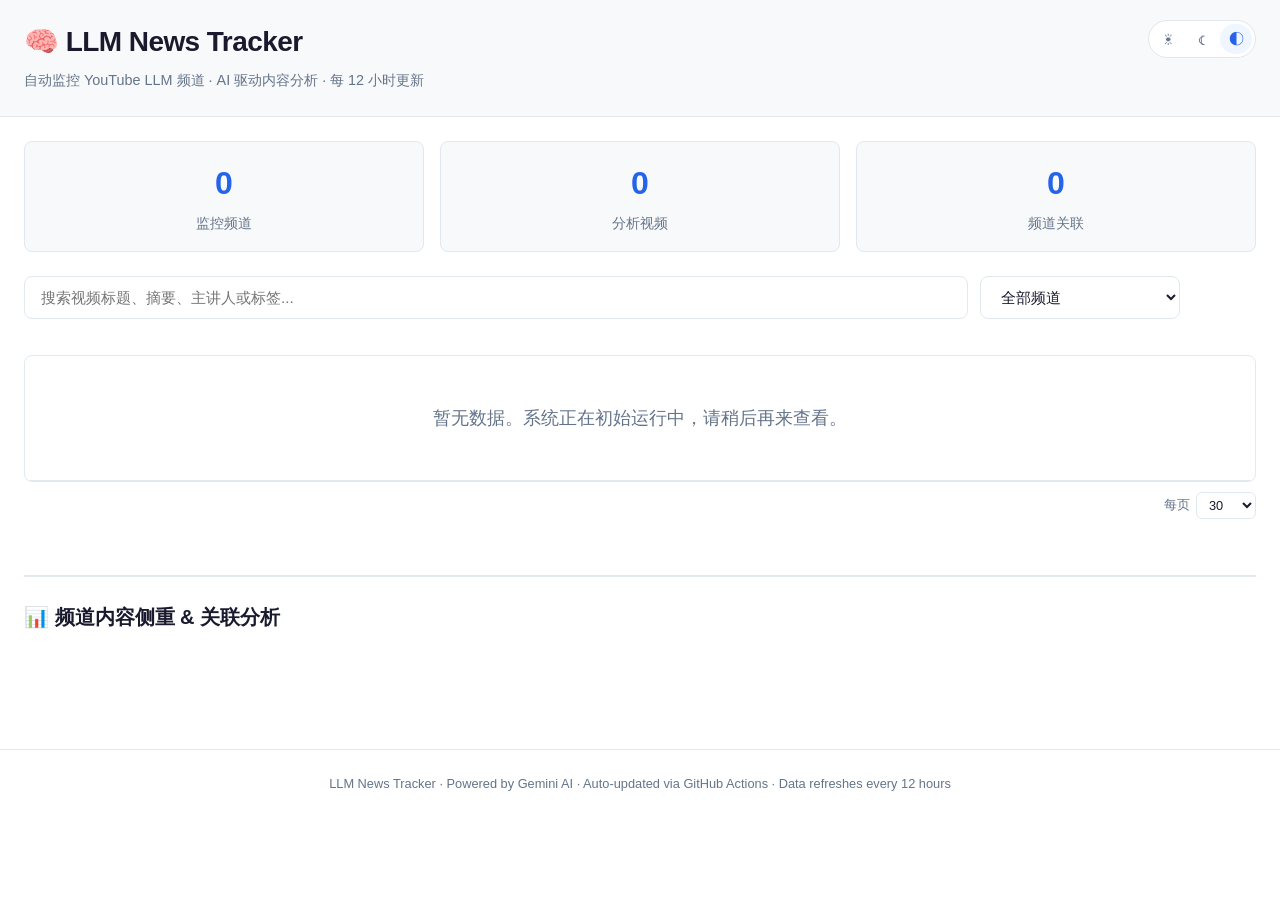
<file: docs/index.template.html>
<!DOCTYPE html>
<html lang="zh-CN" data-theme-choice="system">
<head>
<meta charset="UTF-8">
<meta name="viewport" content="width=device-width, initial-scale=1.0">
<title>LLM News Tracker — YouTube LLM 频道监控</title>
<meta name="description" content="自动监控 YouTube LLM 频道的资讯聚合器，AI 驱动的中文摘要、主题标签与技术深度分析，每 12 小时更新。">
<meta name="theme-color" content="#2563eb">
<meta property="og:type" content="website">
<meta property="og:title" content="LLM News Tracker — YouTube LLM 频道监控">
<meta property="og:description" content="AI 驱动的 YouTube LLM 视频内容追踪：中文摘要、主题标签、主讲人、技术深度分析。">
<meta property="og:url" content="https://barrychanzzz.github.io/llm-news-tracker/">
<meta property="og:locale" content="zh_CN">
<link rel="icon" type="image/svg+xml" href="favicon.svg">
<link rel="stylesheet" href="style.css">
<script type="application/ld+json">
{
  "@context": "https://schema.org",
  "@type": "Dataset",
  "name": "LLM News Tracker",
  "description": "YouTube LLM 频道视频的 AI 分析结果数据集",
  "creator": { "@type": "Person", "name": "barrychanzzz" },
  "license": "https://github.com/barrychanzzz/llm-news-tracker/blob/main/README.md",
  "url": "https://barrychanzzz.github.io/llm-news-tracker/"
}
</script>
</head>
<body>
<header>
  <div class="header-inner">
    <div class="header-top">
      <div>
        <h1>🧠 LLM News Tracker</h1>
        <p class="subtitle">自动监控 YouTube LLM 频道 · AI 驱动内容分析 · 每 12 小时更新</p>
        <p class="update-time" id="update-time"></p>
      </div>
      <div class="theme-toggle" role="group" aria-label="主题切换">
        <button type="button" data-theme-option="light" aria-label="浅色主题" title="浅色">☀</button>
        <button type="button" data-theme-option="dark" aria-label="深色主题" title="深色">☾</button>
        <button type="button" data-theme-option="system" aria-label="跟随系统" title="跟随系统">◐</button>
      </div>
    </div>
  </div>
</header>

<main>
  <section class="stats-bar" id="stats-bar">
    <div class="stat"><span class="stat-value" id="stat-channels">0</span><span class="stat-label">监控频道</span></div>
    <div class="stat"><span class="stat-value" id="stat-videos">0</span><span class="stat-label">分析视频</span></div>
    <div class="stat"><span class="stat-value" id="stat-relations">0</span><span class="stat-label">频道关联</span></div>
  </section>

  <section class="controls">
    <div class="control-row">
      <input type="text" id="search-input" class="search-box" placeholder="搜索视频标题、摘要、主讲人或标签..." aria-label="搜索视频">
      <select id="channel-filter" class="filter-select" aria-label="按频道筛选">
        <option value="">全部频道</option>
      </select>
      <button type="button" id="clear-filters" class="clear-btn" title="清除所有筛选">清除</button>
    </div>
    <div class="topic-filters-row">
      <div class="topic-filters" id="topic-filters"></div>
      <span class="filter-count" id="filter-count"></span>
    </div>
  </section>

  <section class="table-section">
    <div class="table-wrapper">
      <table id="video-table">
        <thead><tr id="table-head-row"></tr></thead>
        <tbody id="table-body"></tbody>
      </table>
    </div>
    <div class="table-footer">
      <p class="result-count" id="result-count"></p>
      <div class="page-size-control">
        <label for="page-size">每页</label>
        <select id="page-size" aria-label="每页显示条数">
          <option value="20">20</option>
          <option value="30" selected>30</option>
          <option value="50">50</option>
          <option value="100">100</option>
        </select>
      </div>
    </div>
    <nav id="pagination" class="pagination" aria-label="分页导航"></nav>
  </section>

  <section class="relations-section">
    <h2>📊 频道内容侧重 & 关联分析</h2>
    <div id="channel-focus-grid" class="focus-grid"></div>
    <div id="relations-list" class="relations-list"></div>
  </section>
</main>

<footer>
  <p>LLM News Tracker · Powered by Gemini AI · Auto-updated via GitHub Actions · Data refreshes every 12 hours</p>
</footer>

<script>
// DATA_PLACEHOLDER — replaced by generate_site.py
const DATA_PLACEHOLDER = null;
</script>
<script type="module" src="js/main.js"></script>
</body>
</html>
</file>
<file: docs/style.css>
/* LLM News Tracker — Stylesheet */
/* Clean, information-dense design with light/dark/system themes */

:root {
  --bg: #ffffff;
  --bg-secondary: #f8f9fa;
  --text: #1a1a2e;
  --text-secondary: #64748b;
  --border: #e2e8f0;
  --accent: #2563eb;
  --accent-hover: #1d4ed8;
  --tag-bg: #eff6ff;
  --tag-text: #2563eb;
  --shadow-sm: 0 1px 2px rgba(0,0,0,0.05);
  --shadow-md: 0 4px 6px -1px rgba(0,0,0,0.1);
  --radius: 8px;
}

/* Dark values via explicit attribute (from theme.js) */
:root[data-theme="dark"] {
  --bg: #0f172a;
  --bg-secondary: #1e293b;
  --text: #e2e8f0;
  --text-secondary: #94a3b8;
  --border: #334155;
  --accent: #3b82f6;
  --accent-hover: #60a5fa;
  --tag-bg: #1e3a5f;
  --tag-text: #93c5fd;
  --shadow-sm: 0 1px 2px rgba(0,0,0,0.3);
  --shadow-md: 0 4px 6px -1px rgba(0,0,0,0.4);
}

/* FOUC prevention: apply OS preference before JS runs, but explicit choice wins */
@media (prefers-color-scheme: dark) {
  :root:not([data-theme]) {
    --bg: #0f172a;
    --bg-secondary: #1e293b;
    --text: #e2e8f0;
    --text-secondary: #94a3b8;
    --border: #334155;
    --accent: #3b82f6;
    --accent-hover: #60a5fa;
    --tag-bg: #1e3a5f;
    --tag-text: #93c5fd;
    --shadow-sm: 0 1px 2px rgba(0,0,0,0.3);
    --shadow-md: 0 4px 6px -1px rgba(0,0,0,0.4);
  }
}

*, *::before, *::after {
  margin: 0;
  padding: 0;
  box-sizing: border-box;
}

body {
  font-family: -apple-system, BlinkMacSystemFont, "Segoe UI", Roboto,
               "Helvetica Neue", Arial, "Noto Sans SC", sans-serif;
  background: var(--bg);
  color: var(--text);
  line-height: 1.6;
  min-height: 100vh;
  transition: background-color .25s ease, color .25s ease;
}

/* Header */
header {
  background: var(--bg-secondary);
  border-bottom: 1px solid var(--border);
  padding: 20px 0;
  position: sticky;
  top: 0;
  z-index: 100;
  backdrop-filter: blur(12px);
}

.header-inner {
  max-width: 1400px;
  margin: 0 auto;
  padding: 0 24px;
}

.header-top {
  display: flex;
  align-items: flex-start;
  justify-content: space-between;
  gap: 16px;
}

header h1 {
  font-size: 1.75rem;
  font-weight: 700;
  color: var(--text);
  letter-spacing: -.02em;
}

.subtitle {
  color: var(--text-secondary);
  font-size: .9rem;
  margin-top: 4px;
}

.update-time {
  font-size: .8rem;
  color: var(--text-secondary);
  margin-top: 4px;
}

/* Theme toggle */
.theme-toggle {
  display: flex;
  gap: 2px;
  padding: 3px;
  background: var(--bg);
  border: 1px solid var(--border);
  border-radius: 20px;
  flex-shrink: 0;
}

.theme-toggle button {
  width: 32px;
  height: 30px;
  border: none;
  border-radius: 16px;
  background: transparent;
  color: var(--text-secondary);
  font-size: 15px;
  cursor: pointer;
  transition: all .2s cubic-bezier(.16,1,.3,1);
}

.theme-toggle button:hover {
  color: var(--accent);
  transform: translateY(-1px);
}

.theme-toggle button.active {
  background: var(--tag-bg);
  color: var(--accent);
}

/* Main */
main {
  max-width: 1400px;
  margin: 0 auto;
  padding: 24px;
}

/* Stats */
.stats-bar {
  display: flex;
  gap: 16px;
  margin-bottom: 24px;
}

.stat {
  flex: 1;
  background: var(--bg-secondary);
  border: 1px solid var(--border);
  border-radius: var(--radius);
  padding: 16px 24px;
  text-align: center;
  transition: transform .2s cubic-bezier(.16,1,.3,1), border-color .2s;
}

.stat:hover {
  transform: translateY(-2px);
  border-color: var(--accent);
}

.stat-value {
  display: block;
  font-size: 2rem;
  font-weight: 700;
  color: var(--accent);
  font-variant-numeric: tabular-nums;
}

.stat-label {
  display: block;
  font-size: .85rem;
  color: var(--text-secondary);
  margin-top: 4px;
}

/* Controls */
.controls { margin-bottom: 24px; }

.control-row {
  display: flex;
  gap: 12px;
  margin-bottom: 12px;
}

.search-box, .filter-select, .clear-btn {
  padding: 10px 16px;
  border: 1px solid var(--border);
  border-radius: var(--radius);
  font-size: .95rem;
  background: var(--bg);
  color: var(--text);
  outline: none;
  transition: border-color .2s, box-shadow .2s;
}

.search-box {
  flex: 1;
}

.search-box:focus, .filter-select:focus {
  border-color: var(--accent);
  box-shadow: 0 0 0 3px rgba(37,99,235,.12);
}

.filter-select {
  min-width: 200px;
  cursor: pointer;
}

.clear-btn {
  cursor: pointer;
  color: var(--text-secondary);
  opacity: 0;
  pointer-events: none;
  transition: opacity .2s, color .2s;
}

.clear-btn.visible {
  opacity: 1;
  pointer-events: auto;
}

.clear-btn:hover {
  color: #dc2626;
  border-color: #dc2626;
}

.topic-filters-row {
  display: flex;
  align-items: center;
  gap: 12px;
  flex-wrap: wrap;
}

.topic-filters {
  display: flex;
  flex-wrap: wrap;
  gap: 8px;
}

.topic-chip {
  padding: 5px 13px;
  border: 1px solid var(--border);
  border-radius: 20px;
  font-size: .8rem;
  cursor: pointer;
  background: var(--bg);
  color: var(--text-secondary);
  transition: all .2s cubic-bezier(.16,1,.3,1);
  user-select: none;
  white-space: nowrap;
}

.topic-chip:hover {
  border-color: var(--accent);
  color: var(--accent);
  transform: translateY(-1px);
}

.topic-chip.active {
  background: var(--tag-bg);
  border-color: var(--accent);
  color: var(--tag-text);
}

.filter-count {
  font-size: .8rem;
  color: var(--accent);
  opacity: 0;
  transition: opacity .2s;
}

.filter-count.visible { opacity: 1; }

/* Table */
.table-section { margin-bottom: 40px; }

.table-wrapper {
  overflow-x: auto;
  border: 1px solid var(--border);
  border-radius: var(--radius);
  background: var(--bg);
}

table {
  width: 100%;
  border-collapse: collapse;
  font-size: .9rem;
}

thead { background: var(--bg-secondary); }

th {
  padding: 10px 14px;
  text-align: left;
  font-size: .8rem;
  color: var(--text-secondary);
  text-transform: uppercase;
  letter-spacing: .04em;
  white-space: nowrap;
  border-bottom: 2px solid var(--border);
}

.sort-btn {
  display: inline-flex;
  align-items: center;
  gap: 4px;
  background: none;
  border: none;
  padding: 0;
  font: inherit;
  text-transform: inherit;
  letter-spacing: inherit;
  color: inherit;
  cursor: pointer;
  transition: color .2s;
}

.sort-btn:hover { color: var(--accent); }

.sort-icon {
  opacity: .35;
  font-size: .75rem;
}

.sort-icon.active { opacity: 1; color: var(--accent); }

td {
  padding: 12px 14px;
  border-bottom: 1px solid var(--border);
  vertical-align: top;
}

tbody tr {
  transition: background-color .15s;
}

tbody tr:hover { background: var(--bg-secondary); }

.col-channel { min-width: 120px; }
.col-title { min-width: 250px; }
.col-date { min-width: 100px; white-space: nowrap; }
.col-views { min-width: 80px; text-align: right; }
.col-topics { min-width: 140px; }
.col-speaker { min-width: 100px; }
.col-level { min-width: 70px; }
.col-summary { min-width: 280px; }

.video-link {
  color: var(--accent);
  text-decoration: none;
  font-weight: 500;
  transition: color .2s;
}

.video-link:hover {
  color: var(--accent-hover);
  text-decoration: underline;
}

.duration { color: var(--text-secondary); font-size: .75rem; }

.views {
  font-variant-numeric: tabular-nums;
  white-space: nowrap;
}

.view-na { opacity: .45; font-size: .8em; }

.tags { display: flex; flex-wrap: wrap; gap: 4px; }

.tag {
  display: inline-block;
  padding: 2px 8px;
  background: var(--tag-bg);
  color: var(--tag-text);
  border-radius: 12px;
  font-size: .75rem;
  font-weight: 500;
  white-space: nowrap;
}

.level-badge {
  display: inline-block;
  padding: 2px 8px;
  border-radius: 12px;
  font-size: .75rem;
  font-weight: 600;
  text-align: center;
}

.level-Beginner { background: #dcfce7; color: #166534; }
.level-Intermediate { background: #fef3c7; color: #92400e; }
.level-Advanced { background: #fce7f3; color: #9d174d; }

:root[data-theme="dark"] .level-Beginner { background: #14532d; color: #86efac; }
:root[data-theme="dark"] .level-Intermediate { background: #5c3d0e; color: #fcd34d; }
:root[data-theme="dark"] .level-Advanced { background: #4a1942; color: #f9a8d4; }

@media (prefers-color-scheme: dark) {
  :root:not([data-theme]) .level-Beginner { background: #14532d; color: #86efac; }
  :root:not([data-theme]) .level-Intermediate { background: #5c3d0e; color: #fcd34d; }
  :root:not([data-theme]) .level-Advanced { background: #4a1942; color: #f9a8d4; }
}

.summary-text {
  font-size: .85rem;
  color: var(--text-secondary);
  line-height: 1.5;
  max-width: 320px;
}

.table-footer {
  display: flex;
  align-items: center;
  justify-content: space-between;
  gap: 16px;
  margin-top: 10px;
  flex-wrap: wrap;
}

.result-count { font-size: .85rem; color: var(--text-secondary); }

.page-size-control {
  display: flex;
  align-items: center;
  gap: 6px;
  font-size: .8rem;
  color: var(--text-secondary);
}

.page-size-control select {
  padding: 4px 8px;
  border: 1px solid var(--border);
  border-radius: 6px;
  background: var(--bg);
  color: var(--text);
  font-size: .8rem;
  cursor: pointer;
}

/* Pagination */
.pagination {
  display: flex;
  align-items: center;
  justify-content: space-between;
  gap: 12px;
  margin-top: 16px;
  flex-wrap: wrap;
}

.page-info { font-size: .8rem; color: var(--text-secondary); }

.page-controls { display: flex; gap: 4px; align-items: center; }

.page-btn {
  min-width: 32px;
  height: 32px;
  padding: 0 8px;
  border: 1px solid var(--border);
  border-radius: 6px;
  background: var(--bg);
  color: var(--text);
  font-size: .85rem;
  cursor: pointer;
  transition: all .2s cubic-bezier(.16,1,.3,1);
}

.page-btn:hover:not([disabled]) {
  border-color: var(--accent);
  color: var(--accent);
  transform: translateY(-1px);
}

.page-btn.active {
  background: var(--accent);
  border-color: var(--accent);
  color: #fff;
}

.page-btn[disabled] { opacity: .35; cursor: not-allowed; }

.page-ellipsis { color: var(--text-secondary); padding: 0 4px; }

/* Relations */
.relations-section {
  margin-bottom: 40px;
  padding-top: 24px;
  border-top: 2px solid var(--border);
}

.relations-section h2 { font-size: 1.25rem; margin-bottom: 20px; }

.focus-grid {
  display: grid;
  grid-template-columns: repeat(auto-fill, minmax(300px, 1fr));
  gap: 16px;
  margin-bottom: 32px;
}

.focus-card {
  background: var(--bg-secondary);
  border: 1px solid var(--border);
  border-radius: var(--radius);
  padding: 16px;
  transition: transform .2s cubic-bezier(.16,1,.3,1), box-shadow .2s;
}

.focus-card:hover {
  transform: translateY(-2px);
  box-shadow: var(--shadow-md);
}

.focus-card h3 { font-size: 1rem; font-weight: 600; margin-bottom: 8px; }

.focus-card p { font-size: .85rem; color: var(--text-secondary); line-height: 1.6; }

.focus-card .channel-topics {
  display: flex;
  flex-wrap: wrap;
  gap: 4px;
  margin-top: 10px;
}

.relations-list { display: flex; flex-direction: column; gap: 12px; }

.relation-item {
  background: var(--bg-secondary);
  border: 1px solid var(--border);
  border-radius: var(--radius);
  padding: 14px 18px;
  display: flex;
  align-items: flex-start;
  gap: 12px;
  transition: border-color .2s;
}

.relation-item:hover { border-color: var(--accent); }

.relation-type {
  display: inline-block;
  padding: 2px 10px;
  border-radius: 12px;
  font-size: .75rem;
  font-weight: 600;
  white-space: nowrap;
}

.relation-complementary { background: #dbeafe; color: #1e40af; }
.relation-contrasting { background: #fee2e2; color: #991b1b; }
.relation-referencing { background: #e0e7ff; color: #3730a3; }

:root[data-theme="dark"] .relation-complementary { background: #1e3a5f; color: #93c5fd; }
:root[data-theme="dark"] .relation-contrasting { background: #4a1d1d; color: #fca5a5; }
:root[data-theme="dark"] .relation-referencing { background: #2e1065; color: #c4b5fd; }

@media (prefers-color-scheme: dark) {
  :root:not([data-theme]) .relation-complementary { background: #1e3a5f; color: #93c5fd; }
  :root:not([data-theme]) .relation-contrasting { background: #4a1d1d; color: #fca5a5; }
  :root:not([data-theme]) .relation-referencing { background: #2e1065; color: #c4b5fd; }
}

.relation-text { flex: 1; font-size: .9rem; }

.relation-overlap {
  font-size: .8rem;
  color: var(--text-secondary);
  white-space: nowrap;
}

.muted { color: var(--text-secondary); }

/* Footer */
footer {
  text-align: center;
  padding: 24px;
  color: var(--text-secondary);
  font-size: .8rem;
  border-top: 1px solid var(--border);
}

.empty-state { text-align: center; padding: 48px 24px; color: var(--text-secondary); }
.empty-state p { font-size: 1.1rem; }

/* Responsive */
@media (max-width: 768px) {
  header { padding: 14px 0; }
  .header-inner { padding: 0 16px; }
  header h1 { font-size: 1.25rem; }
  .subtitle { font-size: .8rem; }
  main { padding: 16px; }

  .control-row { flex-direction: column; }
  .filter-select { min-width: 100%; }
  .clear-btn.visible { align-self: flex-start; }

  .stats-bar { gap: 10px; }
  .stat { padding: 12px 8px; }
  .stat-value { font-size: 1.5rem; }
  .stat-label { font-size: .75rem; }

  .focus-grid { grid-template-columns: 1fr; }

  .table-wrapper { border: none; background: transparent; overflow: visible; }
  table, thead, tbody, tr, td { display: block; width: 100%; }
  thead { display: none; }
  tbody { display: grid; gap: 12px; }

  tbody tr {
    background: var(--bg-secondary);
    border: 1px solid var(--border);
    border-radius: 12px;
    padding: 14px;
    box-shadow: var(--shadow-sm);
  }

  td {
    border: none;
    padding: 4px 0;
    display: flex;
    gap: 10px;
    align-items: baseline;
    min-width: 0 !important;
    text-align: left !important;
  }

  td::before {
    content: attr(data-label);
    flex: 0 0 76px;
    font-size: .72rem;
    color: var(--text-secondary);
    text-transform: uppercase;
    letter-spacing: .03em;
  }

  td.col-title { display: block; margin: 6px 0 8px; }
  td.col-title::before { display: block; margin-bottom: 3px; }
  td.col-summary { display: block; margin-top: 8px; }
  td.col-summary::before { display: block; margin-bottom: 3px; }
  .summary-text { max-width: none; }

  .pagination { justify-content: center; }
  .table-footer { justify-content: center; }

  .relation-item { flex-wrap: wrap; }
  .relation-text { flex: 1 1 100%; order: 3; }
}

@media (prefers-reduced-motion: reduce) {
  *, *::before, *::after {
    transition-duration: .01ms !important;
    animation-duration: .01ms !important;
  }
}
</file>
